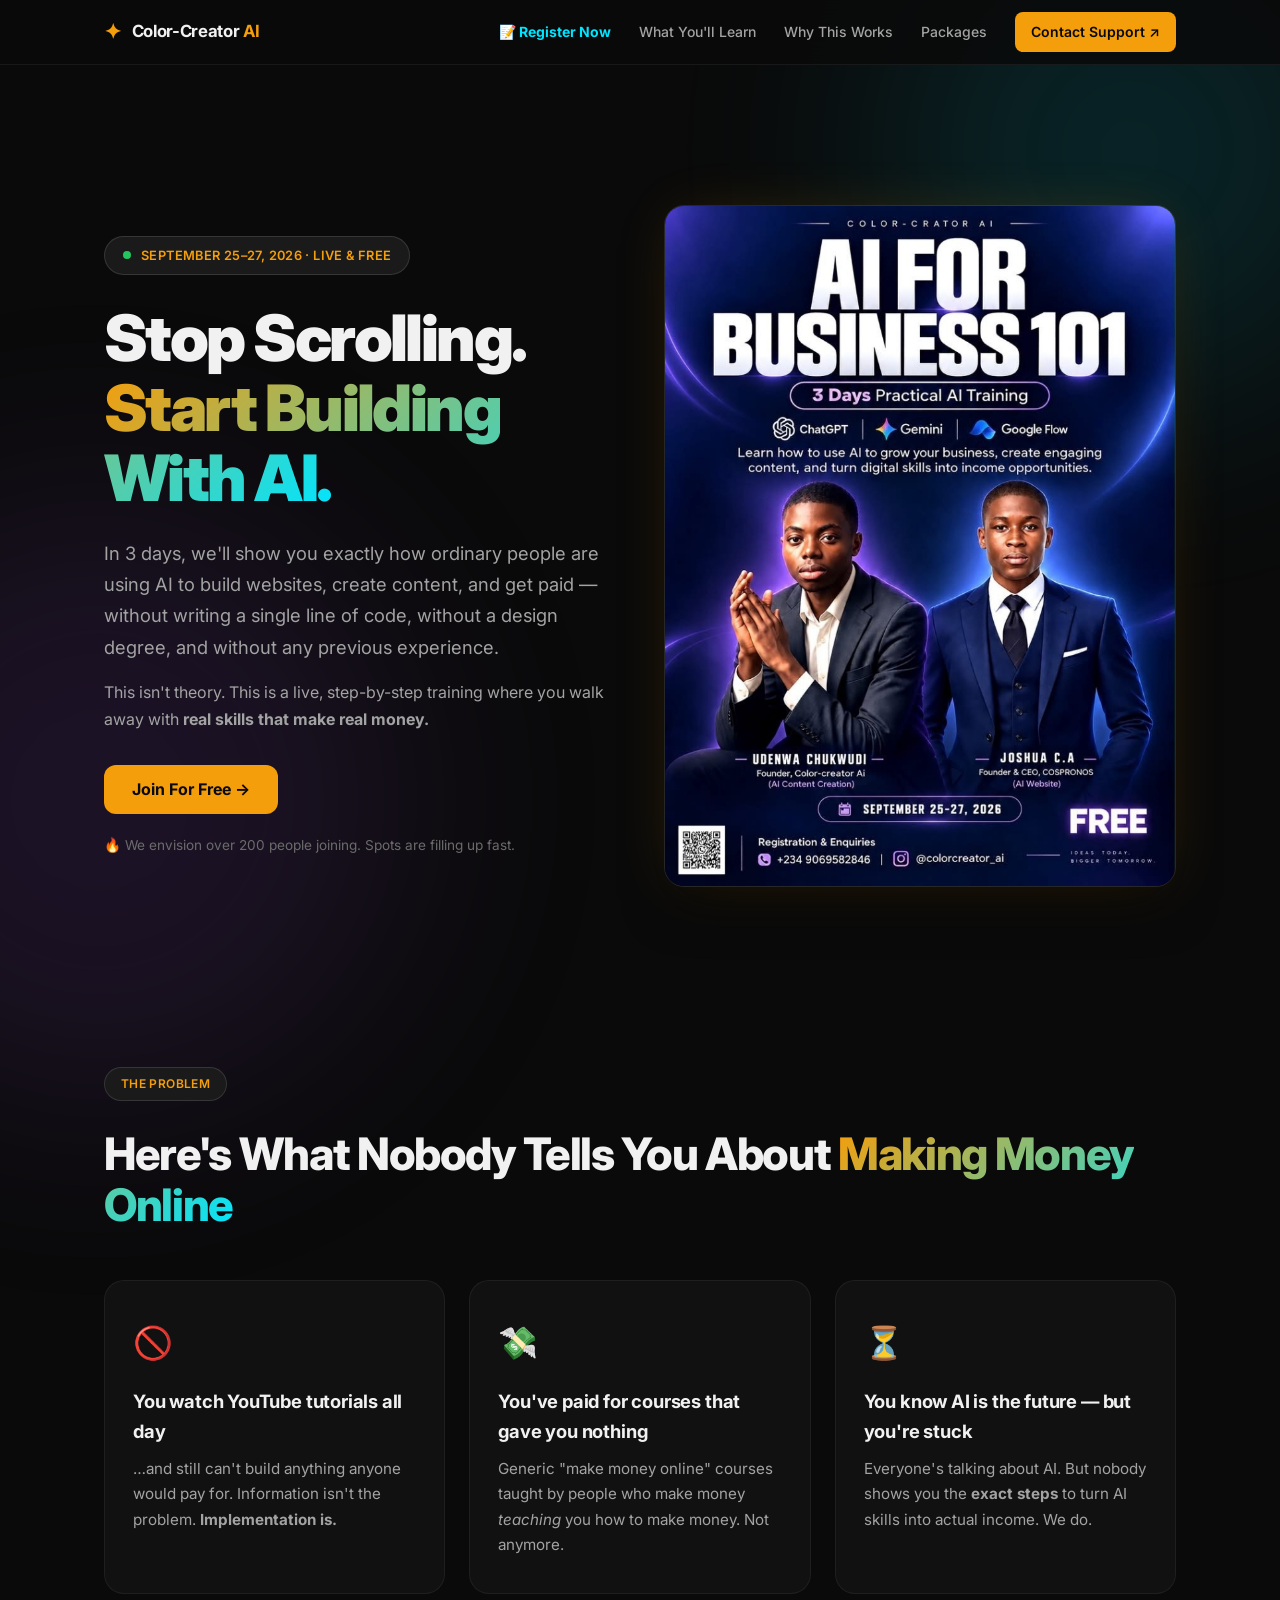
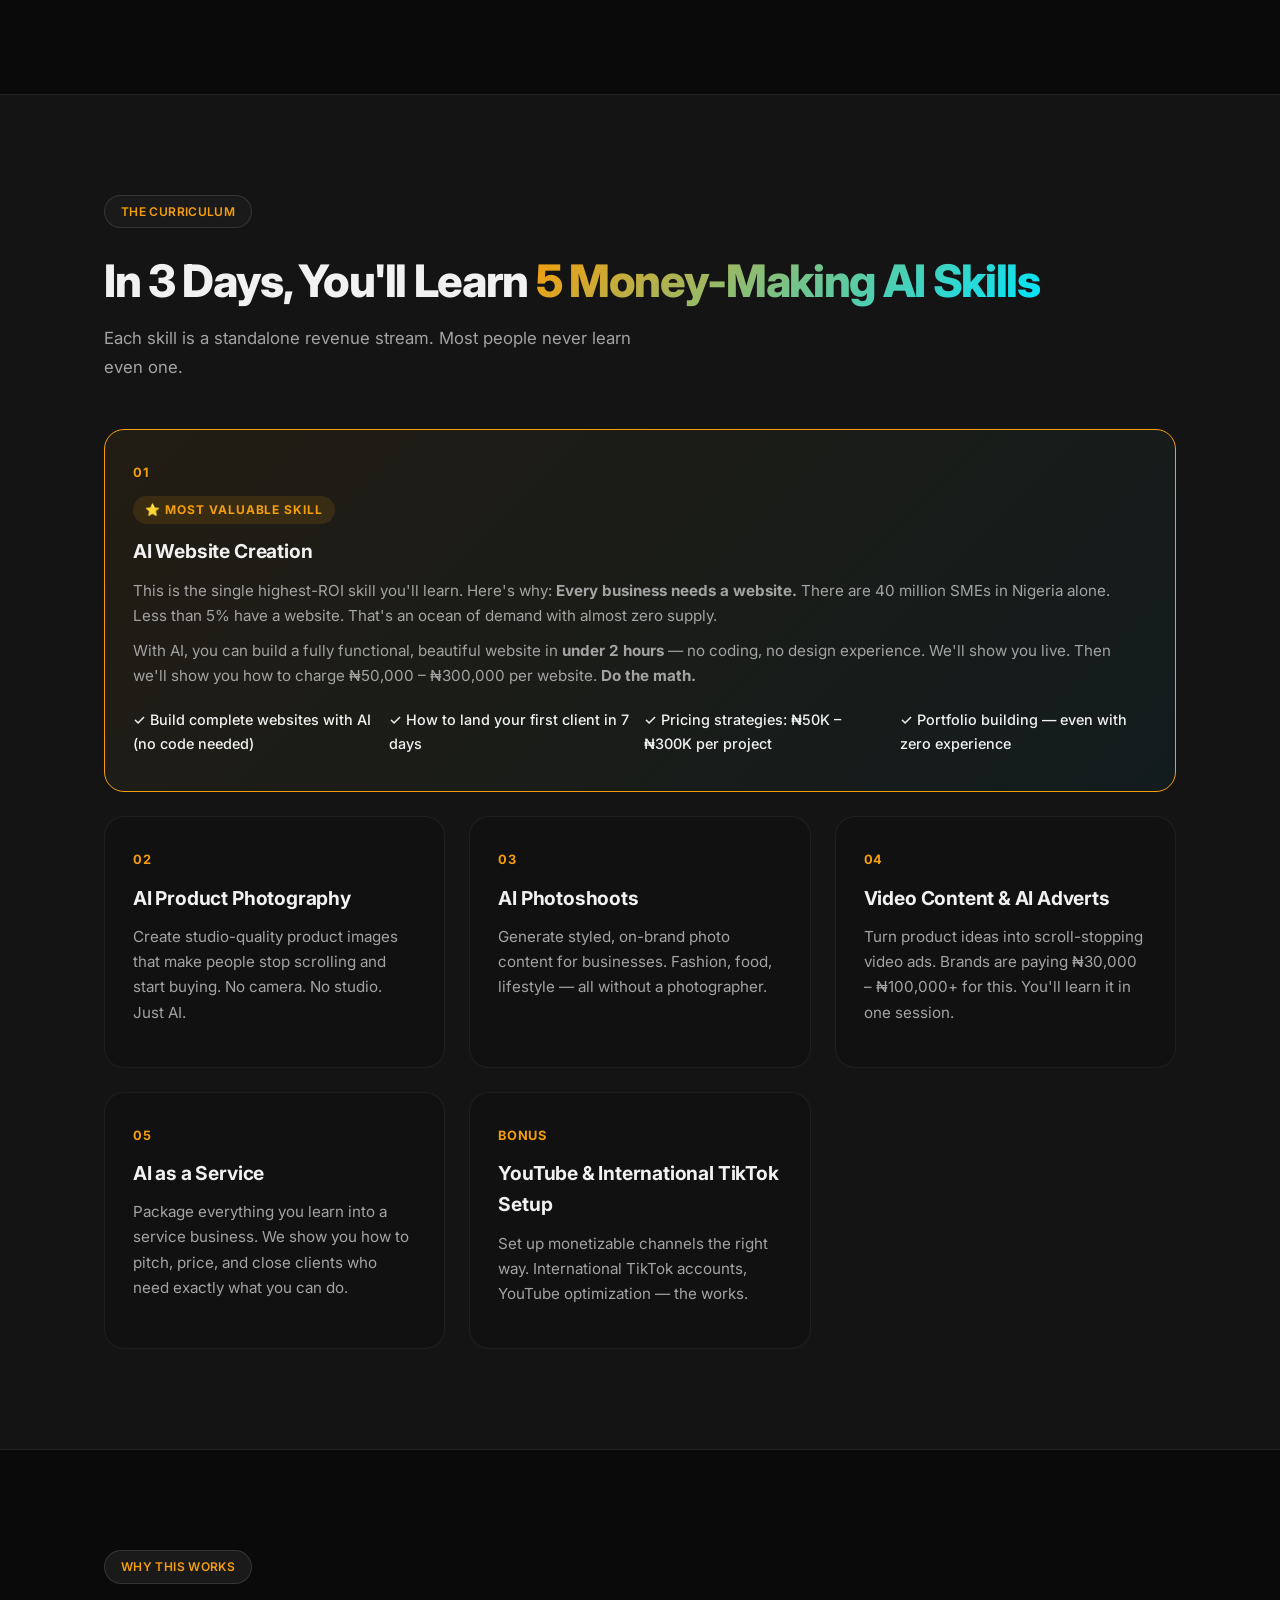
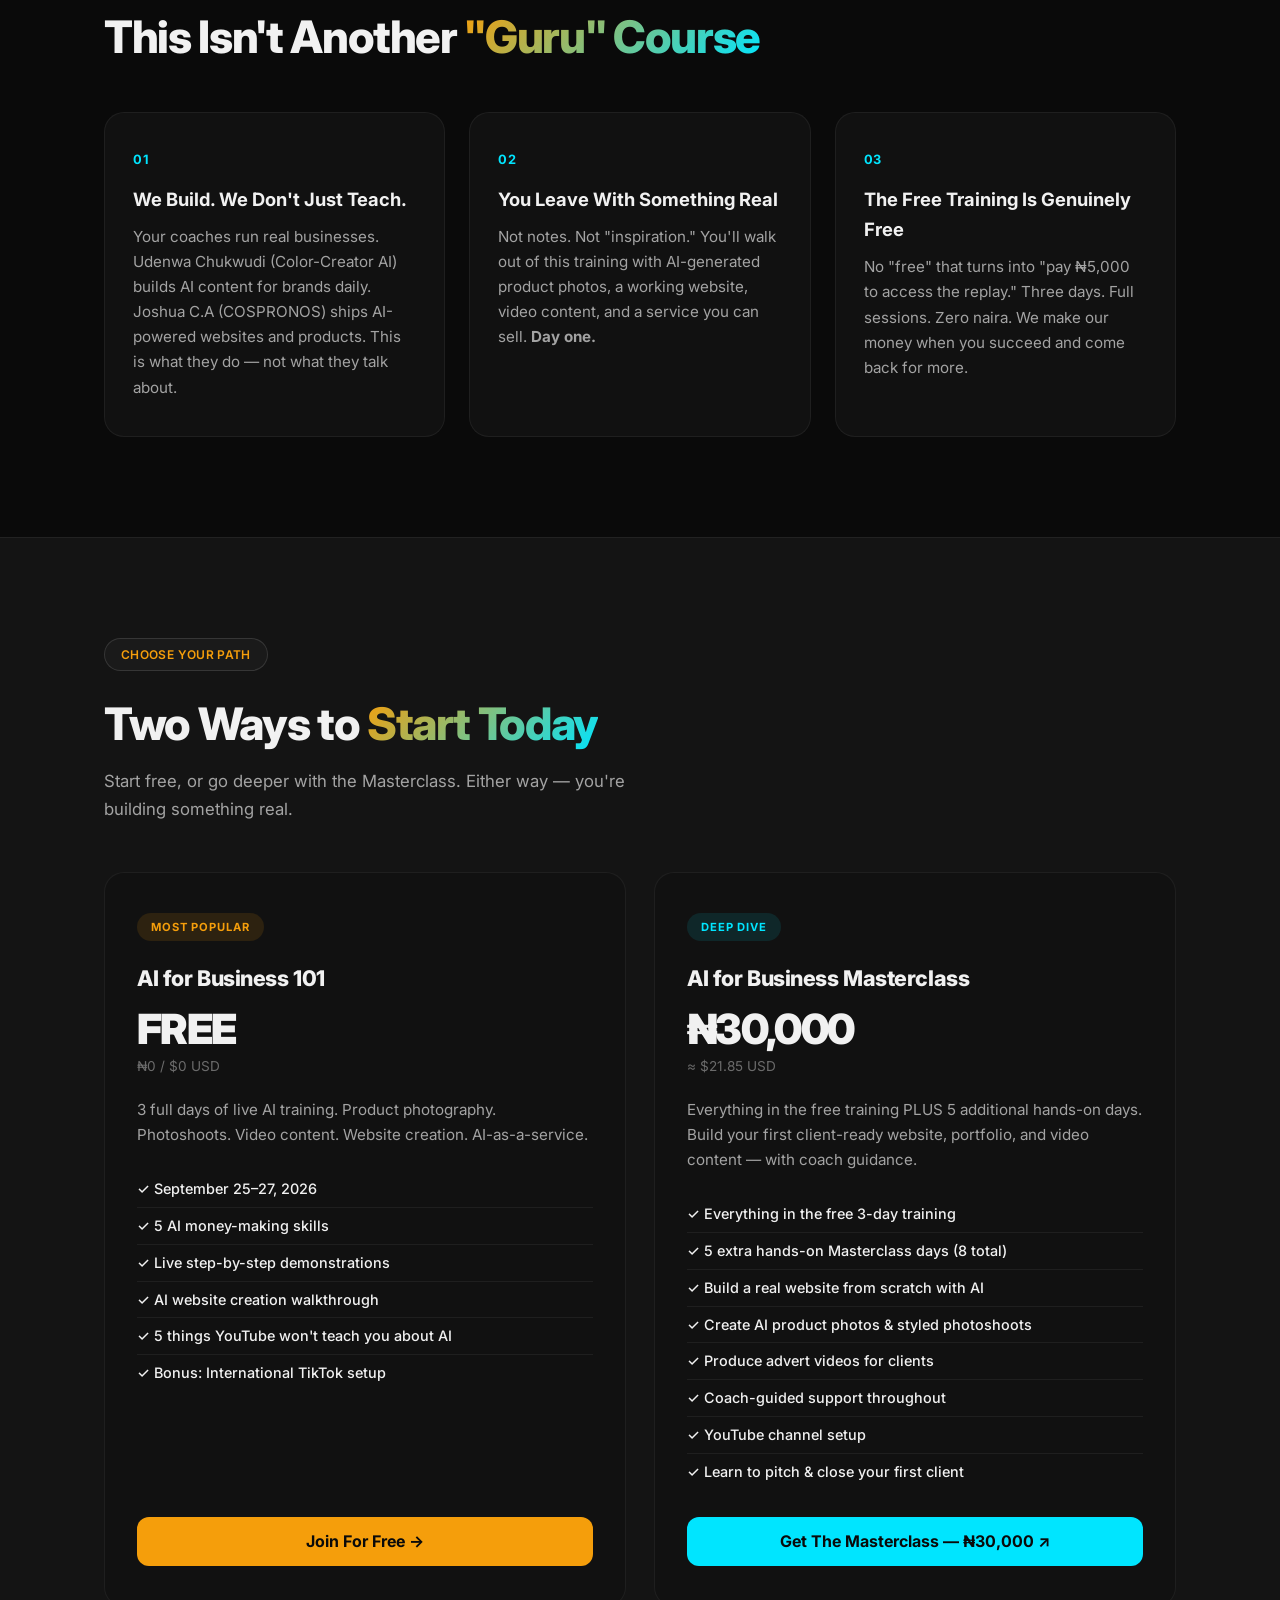
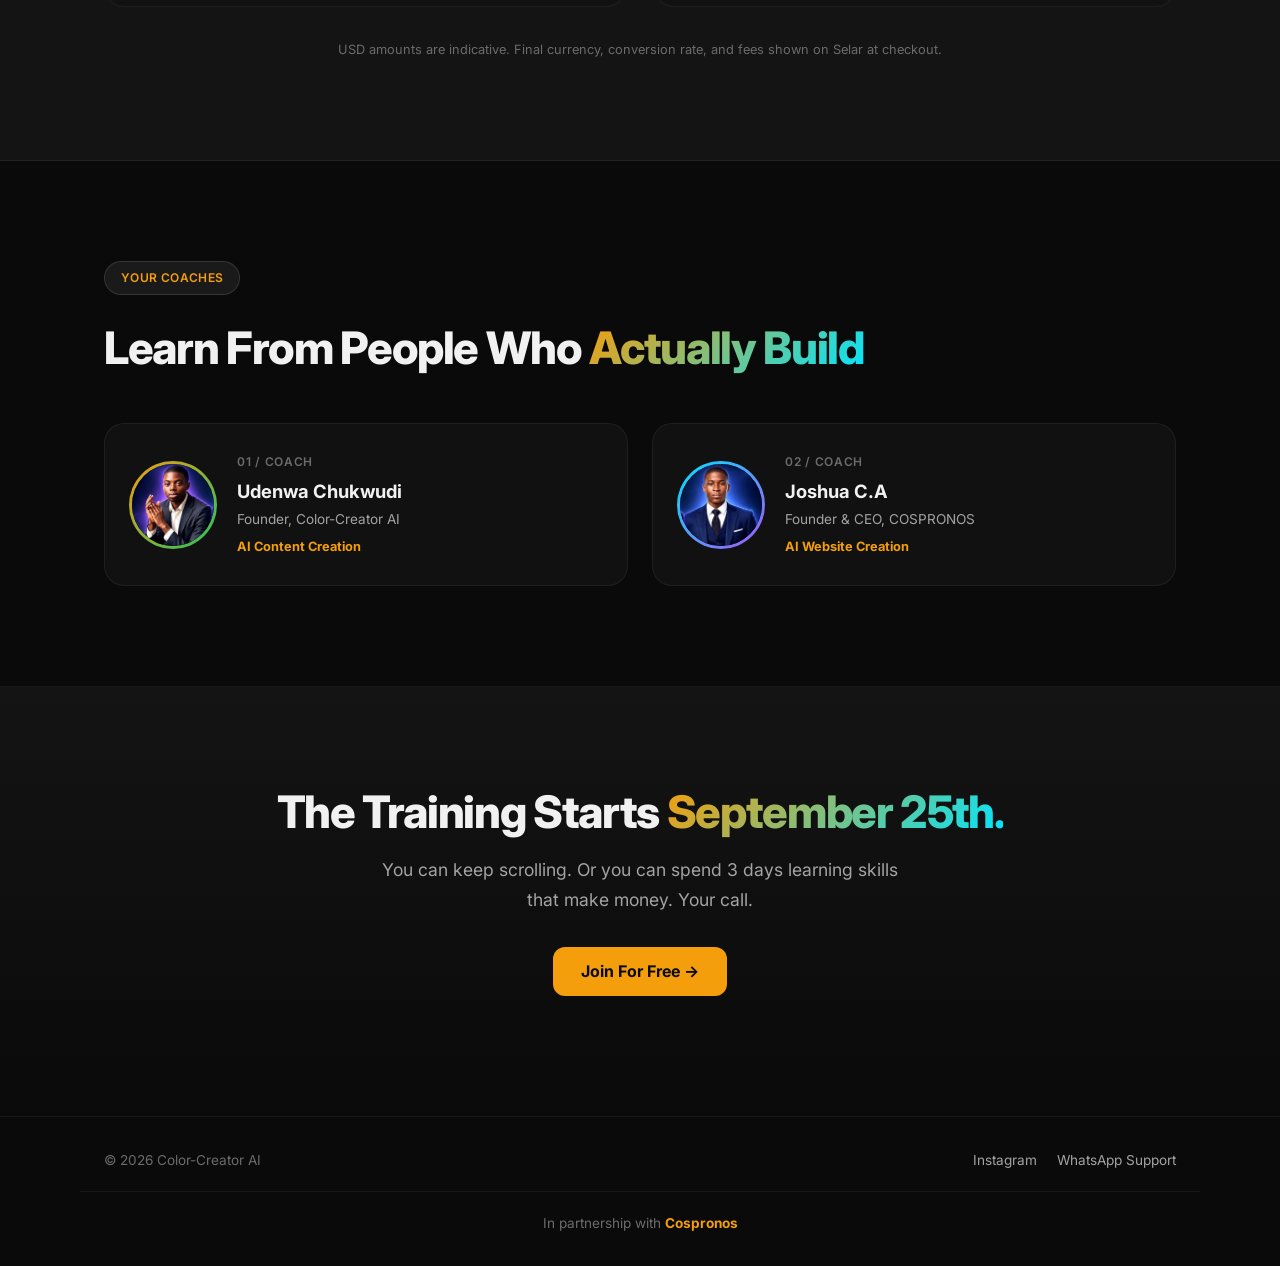
<file: index.html>
<!DOCTYPE html>
<html lang="en">
<head>
<meta charset="UTF-8" />
<meta name="viewport" content="width=device-width, initial-scale=1.0" />
<title>AI for Business 101 | Free Training by Color-Creator AI</title>
<meta name="description" content="Learn how ordinary people make money with AI. Free 3-day training, Sept 25–27 2026. AI websites, content creation & business services." />
<meta property="og:title" content="AI for Business 101 | Color-Creator AI" />
<meta property="og:description" content="Free training, hands-on Masterclass, and a 30 Days Challenge for building with AI." />
<meta property="og:type" content="website" />
<meta name="twitter:card" content="summary_large_image" />
<link rel="preconnect" href="https://fonts.googleapis.com" />
<link rel="preconnect" href="https://fonts.gstatic.com" crossorigin />
<link href="https://fonts.googleapis.com/css2?family=Inter:wght@400;500;600;700;800;900&display=swap" rel="stylesheet" />
<link rel="icon" type="image/png" href="favicon.png" />
<link rel="stylesheet" href="styles.css?v=1.0.6" />
</head>
<body>

<!-- Early-Bird Countdown Ticker Banner -->
<div id="countdown-banner" style="display:none;">
  <div class="countdown-banner-inner">
    <span>🔥 EARLY BIRD DISCOUNT ENDS IN:</span>
    <div class="ticker-units">
      <div class="unit-box"><span id="b-days" class="unit-num">00</span><span class="unit-lbl">d</span></div>
      <span class="ticker-colon">:</span>
      <div class="unit-box"><span id="b-hours" class="unit-num">00</span><span class="unit-lbl">h</span></div>
      <span class="ticker-colon">:</span>
      <div class="unit-box"><span id="b-mins" class="unit-num">00</span><span class="unit-lbl">m</span></div>
      <span class="ticker-colon">:</span>
      <div class="unit-box"><span id="b-secs" class="unit-num">00</span><span class="unit-lbl">s</span></div>
    </div>
    <span>&middot; Save ₦5,000 on Masterclass (Only 50 Early-Bird Spots!)</span>
  </div>
</div>

<!-- Ambient glow orbs -->
<div class="glow-orb glow-orb-cyan"></div>
<div class="glow-orb glow-orb-purple"></div>

<!-- Header -->
<header class="nav">
  <div class="nav-inner">
    <a class="brand" href="index.html" aria-label="Color-Creator AI home">
      <span class="brand-icon">✦</span>
      <span>Color-Creator <em>AI</em></span>
    </a>
    <nav class="nav-links" aria-label="Primary">
      <a href="registration.html" style="color:var(--cyan); font-weight:700;">📝 Register Now</a>
      <a href="#learn">What You'll Learn</a>
      <a href="#proof">Why This Works</a>
      <a href="#packages">Packages</a>
      <a href="https://wa.me/message/DXQXWAIMDA22P1" target="_blank" rel="noreferrer" class="nav-cta">Contact Support ↗</a>
    </nav>
    <button class="mobile-toggle" aria-label="Menu" aria-expanded="false">
      <span></span><span></span><span></span>
    </button>
  </div>
</header>

<!-- Mobile nav drawer -->
<div class="mobile-nav" id="mobileNav">
  <a href="registration.html" style="color:var(--cyan); font-weight:700; font-size:1.1rem;">📝 Register For Early Access →</a>
  <a href="#learn">What You'll Learn</a>
  <a href="#proof">Why This Works</a>
  <a href="#packages">Packages</a>
  <a href="https://wa.me/message/DXQXWAIMDA22P1" target="_blank" rel="noreferrer">Contact Support ↗</a>
</div>

<!-- Hero -->
<section class="hero" id="top">
  <div class="container hero-layout">
    <div class="hero-copy">
      <div class="pill-badge">
        <span class="pulse-dot"></span>
        September 25–27, 2026 &middot; Live & Free
      </div>
      <h1>Stop Scrolling.<br /><span class="gradient-text">Start Building With AI.</span></h1>
      <p class="hero-sub">In 3 days, we'll show you exactly how ordinary people are using AI to build websites, create content, and get paid — without writing a single line of code, without a design degree, and without any previous experience.</p>
      <p class="hero-note">This isn't theory. This is a live, step-by-step training where you walk away with <strong>real skills that make real money.</strong></p>
      <div class="hero-ctas">
        <a href="registration.html" class="btn btn-primary btn-glow">Join For Free →</a>
      </div>
      <p class="micro-proof">🔥 We envision over 200 people joining. Spots are filling up fast.</p>
    </div>
    <div class="hero-visual">
      <div class="hero-image-wrapper">
        <img src="flier.jpg" alt="AI for Business 101 — 3 Days Practical AI Training, September 25-27 2026, with Udenwa Chukwudi and Joshua C.A" width="480" height="600" loading="eager" />
      </div>
    </div>
  </div>
</section>

<!-- Problem / Agitation -->
<section class="section" id="problem">
  <div class="container">
    <div class="pill-badge pill-badge-sm">The Problem</div>
    <h2>Here's What Nobody Tells You About <span class="gradient-text">Making Money Online</span></h2>
    <div class="problem-grid">
      <div class="problem-card">
        <span class="problem-icon">🚫</span>
        <h3>You watch YouTube tutorials all day</h3>
        <p>…and still can't build anything anyone would pay for. Information isn't the problem. <strong>Implementation is.</strong></p>
      </div>
      <div class="problem-card">
        <span class="problem-icon">💸</span>
        <h3>You've paid for courses that gave you nothing</h3>
        <p>Generic "make money online" courses taught by people who make money <em>teaching</em> you how to make money. Not anymore.</p>
      </div>
      <div class="problem-card">
        <span class="problem-icon">⏳</span>
        <h3>You know AI is the future — but you're stuck</h3>
        <p>Everyone's talking about AI. But nobody shows you the <strong>exact steps</strong> to turn AI skills into actual income. We do.</p>
      </div>
    </div>
  </div>
</section>

<!-- What You'll Learn -->
<section class="section section-dark" id="learn">
  <div class="container">
    <div class="pill-badge pill-badge-sm">The Curriculum</div>
    <h2>In 3 Days, You'll Learn <span class="gradient-text">5 Money-Making AI Skills</span></h2>
    <p class="section-sub">Each skill is a standalone revenue stream. Most people never learn even one.</p>

    <div class="topic-grid">
      <article class="topic-card topic-card-featured">
        <span class="topic-num">01</span>
        <div class="topic-label">⭐ MOST VALUABLE SKILL</div>
        <h3>AI Website Creation</h3>
        <p>This is the single highest-ROI skill you'll learn. Here's why: <strong>Every business needs a website.</strong> There are 40 million SMEs in Nigeria alone. Less than 5% have a website. That's an ocean of demand with almost zero supply.</p>
        <p>With AI, you can build a fully functional, beautiful website in <strong>under 2 hours</strong> — no coding, no design experience. We'll show you live. Then we'll show you how to charge ₦50,000 – ₦300,000 per website. <strong>Do the math.</strong></p>
        <ul class="topic-list">
          <li>✓ Build complete websites with AI (no code needed)</li>
          <li>✓ How to land your first client in 7 days</li>
          <li>✓ Pricing strategies: ₦50K – ₦300K per project</li>
          <li>✓ Portfolio building — even with zero experience</li>
        </ul>
      </article>

      <article class="topic-card">
        <span class="topic-num">02</span>
        <h3>AI Product Photography</h3>
        <p>Create studio-quality product images that make people stop scrolling and start buying. No camera. No studio. Just AI.</p>
      </article>

      <article class="topic-card">
        <span class="topic-num">03</span>
        <h3>AI Photoshoots</h3>
        <p>Generate styled, on-brand photo content for businesses. Fashion, food, lifestyle — all without a photographer.</p>
      </article>

      <article class="topic-card">
        <span class="topic-num">04</span>
        <h3>Video Content & AI Adverts</h3>
        <p>Turn product ideas into scroll-stopping video ads. Brands are paying ₦30,000 – ₦100,000+ for this. You'll learn it in one session.</p>
      </article>

      <article class="topic-card">
        <span class="topic-num">05</span>
        <h3>AI as a Service</h3>
        <p>Package everything you learn into a service business. We show you how to pitch, price, and close clients who need exactly what you can do.</p>
      </article>

      <article class="topic-card">
        <span class="topic-num">BONUS</span>
        <h3>YouTube & International TikTok Setup</h3>
        <p>Set up monetizable channels the right way. International TikTok accounts, YouTube optimization — the works.</p>
      </article>
    </div>
  </div>
</section>

<!-- Social Proof / Why This Works -->
<section class="section" id="proof">
  <div class="container">
    <div class="pill-badge pill-badge-sm">Why This Works</div>
    <h2>This Isn't Another <span class="gradient-text">"Guru" Course</span></h2>
    <div class="proof-grid">
      <div class="proof-card">
        <div class="proof-num">01</div>
        <h3>We Build. We Don't Just Teach.</h3>
        <p>Your coaches run real businesses. Udenwa Chukwudi (Color-Creator AI) builds AI content for brands daily. Joshua C.A (COSPRONOS) ships AI-powered websites and products. This is what they do — not what they talk about.</p>
      </div>
      <div class="proof-card">
        <div class="proof-num">02</div>
        <h3>You Leave With Something Real</h3>
        <p>Not notes. Not "inspiration." You'll walk out of this training with AI-generated product photos, a working website, video content, and a service you can sell. <strong>Day one.</strong></p>
      </div>
      <div class="proof-card">
        <div class="proof-num">03</div>
        <h3>The Free Training Is Genuinely Free</h3>
        <p>No "free" that turns into "pay ₦5,000 to access the replay." Three days. Full sessions. Zero naira. We make our money when you succeed and come back for more.</p>
      </div>
    </div>
  </div>
</section>

<!-- Packages (condensed - just 2 CTAs) -->
<section class="section section-dark" id="packages">
  <div class="container">
    <div class="pill-badge pill-badge-sm">Choose Your Path</div>
    <h2>Two Ways to <span class="gradient-text">Start Today</span></h2>
    <p class="section-sub">Start free, or go deeper with the Masterclass. Either way — you're building something real.</p>

    <div class="package-grid">
      <article class="package-card package-free">
        <div class="package-tag">MOST POPULAR</div>
        <h3>AI for Business 101</h3>
        <div class="package-price">FREE</div>
        <p class="package-price-sub">₦0 / $0 USD</p>
        <p class="package-desc">3 full days of live AI training. Product photography. Photoshoots. Video content. Website creation. AI-as-a-service.</p>
        <ul class="package-list">
          <li>✓ September 25–27, 2026</li>
          <li>✓ 5 AI money-making skills</li>
          <li>✓ Live step-by-step demonstrations</li>
          <li>✓ AI website creation walkthrough</li>
          <li>✓ 5 things YouTube won't teach you about AI</li>
          <li>✓ Bonus: International TikTok setup</li>
        </ul>
        <a href="registration.html" class="btn btn-primary btn-glow btn-full">Join For Free →</a>
      </article>

      <article class="package-card package-paid">
        <div class="package-tag tag-blue">DEEP DIVE</div>
        <h3>AI for Business Masterclass</h3>
        <div class="package-price price-masterclass">₦30,000</div>
        <p class="package-price-sub price-sub-masterclass">≈ $21.85 USD</p>

        <div class="card-countdown-box">
          <div class="card-countdown-header">
            <span class="pulse-dot red"></span>
            <span class="card-countdown-title">⚡ EARLY-BIRD DISCOUNT ENDS IN:</span>
          </div>
          <div class="card-ticker-units">
            <div class="card-unit-box"><span class="c-days card-unit-num">00</span><span class="card-unit-lbl">d</span></div>
            <span class="ticker-colon">:</span>
            <div class="card-unit-box"><span class="c-hours card-unit-num">00</span><span class="card-unit-lbl">h</span></div>
            <span class="ticker-colon">:</span>
            <div class="card-unit-box"><span class="c-mins card-unit-num">00</span><span class="card-unit-lbl">m</span></div>
            <span class="ticker-colon">:</span>
            <div class="card-unit-box"><span class="c-secs card-unit-num">00</span><span class="card-unit-lbl">s</span></div>
          </div>
        </div>

        <p class="package-desc">Everything in the free training PLUS 5 additional hands-on days. Build your first client-ready website, portfolio, and video content — with coach guidance.</p>
        <ul class="package-list">
          <li>✓ Everything in the free 3-day training</li>
          <li>✓ 5 extra hands-on Masterclass days (8 total)</li>
          <li>✓ Build a real website from scratch with AI</li>
          <li>✓ Create AI product photos & styled photoshoots</li>
          <li>✓ Produce advert videos for clients</li>
          <li>✓ Coach-guided support throughout</li>
          <li>✓ YouTube channel setup</li>
          <li>✓ Learn to pitch & close your first client</li>
        </ul>
        <a href="https://selar.com/3i489f7990" target="_blank" rel="noreferrer" class="btn btn-cyan btn-full btn-masterclass-cta">Get The Masterclass — ₦30,000 ↗</a>
      </article>
    </div>

    <p class="conversion-note">USD amounts are indicative. Final currency, conversion rate, and fees shown on Selar at checkout.</p>
  </div>
</section>

<!-- Coaches -->
<section class="section" id="coaches">
  <div class="container">
    <div class="pill-badge pill-badge-sm">Your Coaches</div>
    <h2>Learn From People Who <span class="gradient-text">Actually Build</span></h2>
    <div class="coach-grid">
      <article class="coach-card">
        <img src="chukwudi.png" alt="Udenwa Chukwudi — Founder, Color-Creator AI" class="coach-photo" width="120" height="120" loading="lazy" />
        <div class="coach-info">
          <span class="coach-label">01 / Coach</span>
          <h3>Udenwa Chukwudi</h3>
          <p class="coach-role">Founder, Color-Creator AI</p>
          <p class="coach-skill">AI Content Creation</p>
        </div>
      </article>
      <article class="coach-card">
        <img src="joshua.png" alt="Joshua C.A — Founder & CEO, COSPRONOS" class="coach-photo coach-photo-blue" width="120" height="120" loading="lazy" />
        <div class="coach-info">
          <span class="coach-label">02 / Coach</span>
          <h3>Joshua C.A</h3>
          <p class="coach-role">Founder & CEO, COSPRONOS</p>
          <p class="coach-skill">AI Website Creation</p>
        </div>
      </article>
    </div>
  </div>
</section>

<!-- Final CTA -->
<section class="section section-cta">
  <div class="container">
    <h2>The Training Starts <span class="gradient-text">September 25th.</span></h2>
    <p>You can keep scrolling. Or you can spend 3 days learning skills that make money. Your call.</p>
    <div class="hero-ctas">
      <a href="registration.html" class="btn btn-primary btn-glow">Join For Free →</a>
    </div>
  </div>
</section>

<!-- Footer -->
<footer class="footer">
  <div class="container footer-inner">
    <p>© 2026 Color-Creator AI</p>
    <div class="footer-links">
      <a href="https://www.instagram.com/colorcreator_ai/" target="_blank" rel="noreferrer">Instagram</a>
      <a href="https://wa.me/message/DXQXWAIMDA22P1" target="_blank" rel="noreferrer">WhatsApp Support</a>
    </div>
  </div>
  <div class="container footer-partnership">
    <p>In partnership with <a href="https://shop.cospronos.com" target="_blank" rel="noreferrer" class="partner-link">Cospronos</a></p>
  </div>
</footer>

<!-- Early Access Registration Popup Modal -->
<div id="discount-modal" class="discount-modal">
  <div class="modal-card">
    <button class="modal-close" style="position:absolute; top:14px; right:14px;" aria-label="Close popup">&times;</button>
    <div class="modal-badge">🔥 EARLY ACCESS REGISTRATION</div>
    <h3>Register Now For Early Access!</h3>
    <p>Secure your free spot for <strong>AI for Business 101 (Sept 25–27, 2026)</strong>. Learn to build AI websites, product photography, & video ads before limited spots fill up!</p>
    <div class="modal-timer-box">
      <div class="modal-timer-title">Early Access Registration Closes In:</div>
      <div class="ticker-units" style="display:inline-flex; flex-direction:row; align-items:center; justify-content:center; gap:4px;">
        <div class="unit-box" style="display:inline-flex; flex-direction:row; align-items:baseline; gap:2px;"><span id="m-hours" class="unit-num">00</span><span class="unit-lbl">hrs</span></div>
        <span class="ticker-colon" style="display:inline-block; margin:0 1px;">:</span>
        <div class="unit-box" style="display:inline-flex; flex-direction:row; align-items:baseline; gap:2px;"><span id="m-mins" class="unit-num">00</span><span class="unit-lbl">mins</span></div>
        <span class="ticker-colon" style="display:inline-block; margin:0 1px;">:</span>
        <div class="unit-box" style="display:inline-flex; flex-direction:row; align-items:baseline; gap:2px;"><span id="m-secs" class="unit-num">00</span><span class="unit-lbl">secs</span></div>
      </div>
    </div>
    <a href="registration.html" class="btn btn-primary btn-full btn-glow btn-registration-modal-cta">
      Register Now For Early Access →
    </a>
  </div>
</div>

<script src="hurry.js?v=1.0.6"></script>
<script>
// Mobile nav toggle
const toggle = document.querySelector('.mobile-toggle');
const mobileNav = document.getElementById('mobileNav');
toggle.addEventListener('click', () => {
  const open = toggle.getAttribute('aria-expanded') === 'true';
  toggle.setAttribute('aria-expanded', !open);
  mobileNav.classList.toggle('is-open');
});

// Close mobile nav on link click
mobileNav.querySelectorAll('a').forEach(a => {
  a.addEventListener('click', () => {
    toggle.setAttribute('aria-expanded', 'false');
    mobileNav.classList.remove('is-open');
  });
});

// Smooth scroll
document.querySelectorAll('a[href^="#"]').forEach(a => {
  a.addEventListener('click', e => {
    const target = document.querySelector(a.getAttribute('href'));
    if (target) {
      e.preventDefault();
      target.scrollIntoView({ behavior: 'smooth', block: 'start' });
    }
  });
});

// Scroll animations
const observer = new IntersectionObserver((entries) => {
  entries.forEach(entry => {
    if (entry.isIntersecting) {
      entry.target.classList.add('in-view');
    }
  });
}, { threshold: 0.1 });

document.querySelectorAll('.topic-card, .problem-card, .proof-card, .package-card, .coach-card').forEach(el => {
  observer.observe(el);
});
</script>

</body>
</html>
</file>
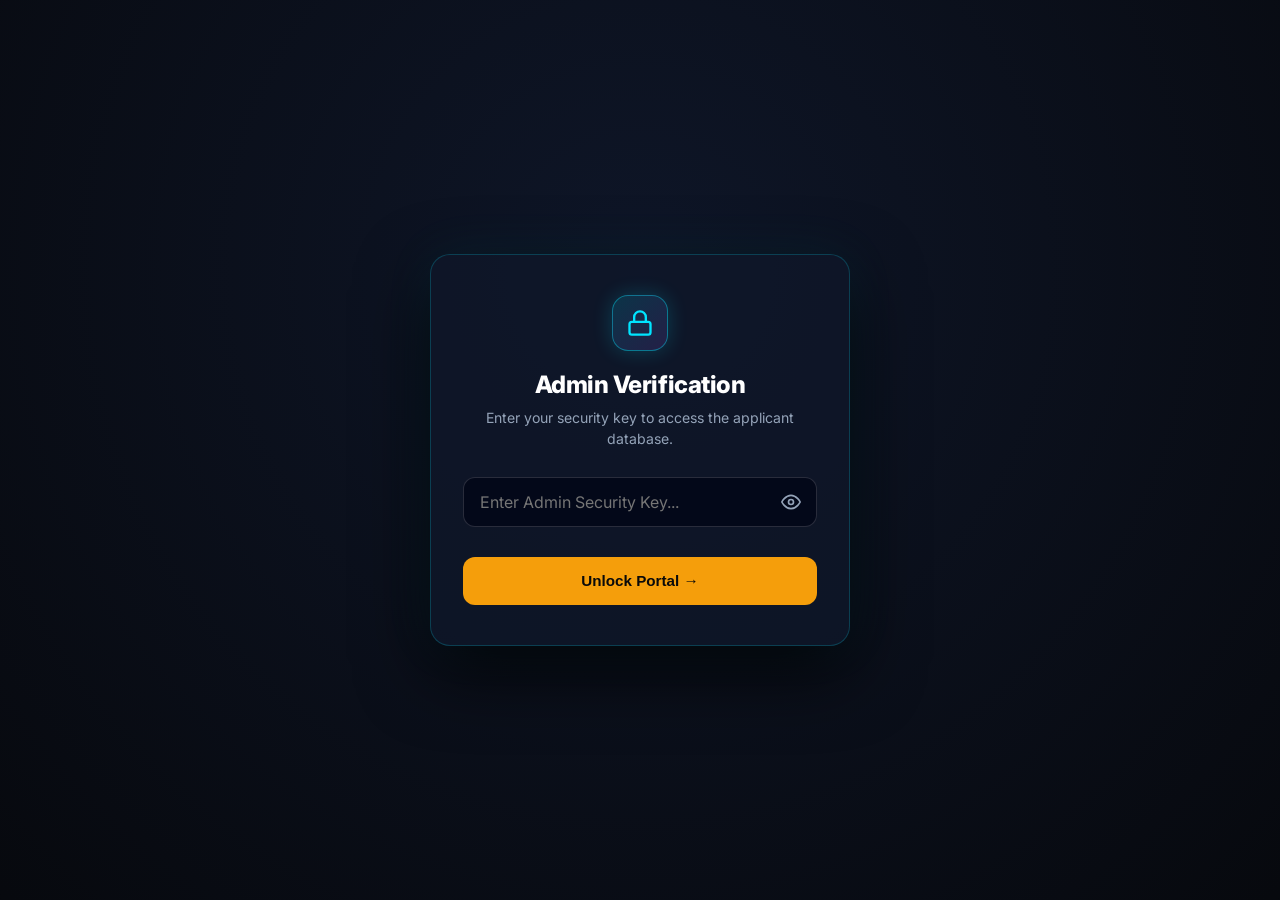
<file: admin.html>
<!DOCTYPE html>
<html lang="en">
<head>
<meta charset="UTF-8" />
<meta name="viewport" content="width=device-width, initial-scale=1.0, maximum-scale=5.0, viewport-fit=cover" />
<title>Executive Admin Dashboard | AI for Business 101</title>
<meta name="robots" content="noindex, nofollow" />
<link rel="preconnect" href="https://fonts.googleapis.com" />
<link rel="preconnect" href="https://fonts.gstatic.com" crossorigin />
<link href="https://fonts.googleapis.com/css2?family=Inter:wght@400;500;600;700;800;900&family=JetBrains+Mono:wght@500;700&display=swap" rel="stylesheet" />
<link rel="icon" type="image/png" href="favicon.png" />
<link rel="stylesheet" href="styles.css?v=1.0.9" />
</head>
<body class="admin-body">

<!-- Passcode Authentication Lock Screen Overlay -->
<div id="auth-overlay" class="auth-overlay">
  <div class="auth-card">
    <div class="auth-shield-badge">
      <svg width="28" height="28" viewBox="0 0 24 24" fill="none" stroke="currentColor" stroke-width="2" stroke-linecap="round" stroke-linejoin="round">
        <rect x="3" y="11" width="18" height="11" rx="2" ry="2"></rect>
        <path d="M7 11V7a5 5 0 0 1 10 0v4"></path>
      </svg>
    </div>
    
    <h2>Admin Verification</h2>
    <p class="auth-subtitle">Enter your security key to access the applicant database.</p>
    
    <form id="auth-form" onsubmit="handleAuth(event)">
      <div class="form-group password-group">
        <label for="admin-passcode" class="sr-only">Security Passcode</label>
        <div class="password-input-wrapper">
          <input 
            type="password" 
            id="admin-passcode" 
            placeholder="Enter Admin Security Key..." 
            required 
            autocomplete="current-password"
            inputmode="text"
          />
          <button type="button" class="toggle-pass-btn" onclick="togglePasswordVisibility()" aria-label="Toggle password view">
            <svg id="eye-icon" width="20" height="20" viewBox="0 0 24 24" fill="none" stroke="currentColor" stroke-width="2">
              <path d="M1 12s4-8 11-8 11 8 11 8-4 8-11 8-11-8-11-8z"></path>
              <circle cx="12" cy="12" r="3"></circle>
            </svg>
          </button>
        </div>
        <span id="auth-error" class="auth-error-msg" style="display:none;">
          ⚠️ Access Denied. Invalid passcode.
        </span>
      </div>

      <button type="submit" class="btn btn-primary btn-full btn-glow auth-submit-btn">
        <span>Unlock Portal →</span>
      </button>
    </form>
  </div>
</div>

<!-- Main Admin Application -->
<div id="admin-app" style="display: none;">

  <!-- Executive Top Bar Header -->
  <header class="admin-topbar">
    <div class="container topbar-inner">
      <div class="topbar-brand">
        <a href="index.html" class="brand-link">
          <span class="brand-sparkle">✦</span>
          <span class="brand-name">Color-Creator <span class="accent-text">AI</span></span>
        </a>
        <span class="system-status-pill" id="cloud-sync-status">
          <span class="status-pulse-dot"></span> REALTIME CLOUD SYNC ACTIVE
        </span>
      </div>

      <div class="topbar-right">
        <button onclick="fetchCloudData()" class="topbar-action-link" title="Force Cloud Sync">
          <span>🔄 Sync Cloud DB</span>
        </button>
        <a href="registration.html" target="_blank" class="topbar-action-link">
          <span>Live Form ↗</span>
        </a>
        <button onclick="lockDashboard()" class="topbar-lock-btn">
          <span>🔒 Lock</span>
        </button>
      </div>
    </div>
  </header>

  <!-- Main Content Dashboard Area -->
  <main class="admin-main-wrapper">
    <div class="container">
      
      <!-- Dashboard Header Banner -->
      <div class="dashboard-header">
        <div class="header-titles">
          <h1>Registered Applicants <span class="gradient-text">Hub</span></h1>
          <p>Real-time global applicant tracking, cloud exports, and instant messaging.</p>
        </div>
        
        <!-- Global Action & Export Buttons -->
        <div class="header-export-actions">
          <button onclick="exportCSV()" class="export-btn export-btn-excel" title="Download Excel .CSV file">
            <svg width="18" height="18" viewBox="0 0 24 24" fill="none" stroke="currentColor" stroke-width="2"><path d="M14 2H6a2 2 0 0 0-2 2v16a2 2 0 0 0 2 2h12a2 2 0 0 0 2-2V8z"></path><polyline points="14 2 14 8 20 8"></polyline><line x1="8" y1="13" x2="16" y2="13"></line><line x1="8" y1="17" x2="16" y2="17"></line></svg>
            <span>Excel / CSV</span>
          </button>

          <button onclick="exportWord()" class="export-btn export-btn-word" title="Download Word .DOC file">
            <svg width="18" height="18" viewBox="0 0 24 24" fill="none" stroke="currentColor" stroke-width="2"><path d="M14 2H6a2 2 0 0 0-2 2v16a2 2 0 0 0 2 2h12a2 2 0 0 0 2-2V8z"></path><polyline points="14 2 14 8 20 8"></polyline><line x1="16" y1="13" x2="8" y2="13"></line><line x1="16" y1="17" x2="8" y2="17"></line></svg>
            <span>Word Document</span>
          </button>

          <button onclick="exportPDF()" class="export-btn export-btn-pdf" title="Generate PDF Document">
            <svg width="18" height="18" viewBox="0 0 24 24" fill="none" stroke="currentColor" stroke-width="2"><polyline points="6 9 6 2 18 2 18 9"></polyline><path d="M6 18H4a2 2 0 0 1-2-2v-5a2 2 0 0 1 2-2h16a2 2 0 0 1 2 2v5a2 2 0 0 1-2 2h-2"></path><rect x="6" y="14" width="12" height="8"></rect></svg>
            <span>Print PDF</span>
          </button>
        </div>
      </div>

      <!-- KPI Summary Cards Grid -->
      <div class="kpi-grid">
        <div class="kpi-card kpi-total">
          <div class="kpi-icon-box">👥</div>
          <div class="kpi-info">
            <span class="kpi-title">Total Registrations</span>
            <span class="kpi-number" id="stat-total">0</span>
            <span class="kpi-subtext">Global cloud count</span>
          </div>
        </div>

        <div class="kpi-card kpi-interest">
          <div class="kpi-icon-box">🌐</div>
          <div class="kpi-info">
            <span class="kpi-title">Top Requested Skill</span>
            <span class="kpi-number kpi-number-sm" id="stat-top-interest">—</span>
            <span class="kpi-subtext">Highest interest stream</span>
          </div>
        </div>

        <div class="kpi-card kpi-today">
          <div class="kpi-icon-box">⚡</div>
          <div class="kpi-info">
            <span class="kpi-title">Today's Signups</span>
            <span class="kpi-number" id="stat-today">0</span>
            <span class="kpi-subtext">Live today worldwide</span>
          </div>
        </div>

        <div class="kpi-card kpi-whatsapp">
          <div class="kpi-icon-box">💬</div>
          <div class="kpi-info">
            <span class="kpi-title">WhatsApp Verified</span>
            <span class="kpi-number" id="stat-whatsapp">0</span>
            <span class="kpi-subtext">Direct chat ready</span>
          </div>
        </div>
      </div>

      <!-- Search & Data Control Toolbar -->
      <div class="data-toolbar">
        <div class="search-input-group">
          <svg class="search-svg" width="18" height="18" viewBox="0 0 24 24" fill="none" stroke="currentColor" stroke-width="2"><circle cx="11" cy="11" r="8"></circle><line x1="21" y1="21" x2="16.65" y2="16.65"></line></svg>
          <input 
            type="text" 
            id="search-input" 
            onkeyup="filterData()" 
            placeholder="Search by name, email, phone number, or ID..." 
          />
        </div>

        <div class="filter-controls">
          <select id="filter-interest" onchange="filterData()" aria-label="Filter by Interest">
            <option value="">All Areas of Interest</option>
            <option value="AI Website Creation">AI Website Creation</option>
            <option value="AI Product Photography">AI Product Photography</option>
            <option value="AI Video Ads & Content">AI Video Ads & Content</option>
            <option value="AI-as-a-Service Monetization">AI-as-a-Service</option>
            <option value="YouTube & TikTok Automation">YouTube & TikTok</option>
          </select>

          <select id="filter-occupation" onchange="filterData()" aria-label="Filter by Role">
            <option value="">All Roles</option>
            <option value="Small Business Owner">Small Business Owner</option>
            <option value="Content Creator / Freelancer">Creator / Freelancer</option>
            <option value="Student / Graduate">Student / Graduate</option>
            <option value="Corporate / Employee">Corporate Employee</option>
            <option value="Agency Owner / Marketer">Agency Owner</option>
          </select>

          <button onclick="resetFilters()" class="reset-filter-btn">
            Reset Filters
          </button>
        </div>
      </div>

      <!-- Applicant Data Table Card -->
      <div class="table-card">
        <div class="table-responsive">
          <table class="executive-table">
            <thead>
              <tr>
                <th style="width: 50px;">#</th>
                <th>Applicant</th>
                <th>Contact Info</th>
                <th>Primary Interest</th>
                <th>Role & Goal</th>
                <th>Experience</th>
                <th style="text-align: right;">Quick Actions</th>
              </tr>
            </thead>
            <tbody id="table-body">
              <!-- Dynamically populated via JS -->
            </tbody>
          </table>

          <div id="no-results" class="empty-state-box" style="display: none;">
            <div class="empty-state-icon">📡</div>
            <h3>No Real Signups Yet</h3>
            <p id="empty-state-desc">Waiting for live registrations from applicants around the world...</p>
          </div>
        </div>

        <div class="table-footer-bar">
          <span id="record-count-text">Showing 0 registered records</span>
          <span class="footer-secure-tag">🔒 Real-Time Cloud Engine Active</span>
        </div>
      </div>

    </div>
  </main>
</div>

<script>
const DB_KEY = 'ai_business_registrations';
const PASSCODE = 'admin123';
const GITHUB_REPO = 'cospronos-officials/AI-FOR-BUSINESS-101';
const GITHUB_PATH = 'data/registrations.json';
const GITHUB_TOKEN = ['ghp_', 'ckAeHsxd4H5ks6WtujNK9Zed5UbwXC1Q2CFH'].join('');

// Password Visibility Toggle
function togglePasswordVisibility() {
  const passInput = document.getElementById('admin-passcode');
  if (passInput.type === 'password') {
    passInput.type = 'text';
  } else {
    passInput.type = 'password';
  }
}

// Authentication
function checkAuth() {
  if (sessionStorage.getItem('adminAuth') === 'true') {
    document.getElementById('auth-overlay').style.display = 'none';
    document.getElementById('admin-app').style.display = 'block';
    renderDashboard();
  } else {
    document.getElementById('auth-overlay').style.display = 'flex';
    document.getElementById('admin-app').style.display = 'none';
  }
}

function handleAuth(e) {
  e.preventDefault();
  const input = document.getElementById('admin-passcode').value.trim();
  if (input === PASSCODE || input === 'colorcreator2026') {
    sessionStorage.setItem('adminAuth', 'true');
    document.getElementById('auth-error').style.display = 'none';
    checkAuth();
  } else {
    document.getElementById('auth-error').style.display = 'block';
  }
}

function lockDashboard() {
  sessionStorage.removeItem('adminAuth');
  checkAuth();
}

// Real-Time Cloud Data Fetching (Zero Demo Data!)
let currentData = [];
let pollingTimer = null;

async function fetchCloudData() {
  const statusPill = document.getElementById('cloud-sync-status');
  if (statusPill) {
    statusPill.innerHTML = '<span class="status-pulse-dot"></span> SYNCING CLOUD DB...';
  }

  let cloudApplicants = null;

  // 1. Fetch from GitHub Contents API
  try {
    const githubUrl = `https://api.github.com/repos/${GITHUB_REPO}/contents/${GITHUB_PATH}`;
    const headers = {
      'Authorization': `Bearer ${GITHUB_TOKEN}`,
      'Accept': 'application/vnd.github+json',
      'User-Agent': 'ColorCreatorAI'
    };
    const ghRes = await fetch(githubUrl, { headers, cache: 'no-store' });
    if (ghRes.ok) {
      const fileData = await ghRes.json();
      const jsonText = atob(fileData.content.replace(/\s/g, ''));
      cloudApplicants = JSON.parse(jsonText);
    }
  } catch (e) {}

  // 2. Fetch from Raw GitHub URL with cache buster fallback
  if (!cloudApplicants) {
    try {
      const rawUrl = `https://raw.githubusercontent.com/${GITHUB_REPO}/main/${GITHUB_PATH}?cb=${Date.now()}`;
      const rawRes = await fetch(rawUrl, { cache: 'no-store' });
      if (rawRes.ok) {
        cloudApplicants = await rawRes.json();
      }
    } catch (e) {}
  }

  // 3. Fetch from Vercel Serverless API fallback
  if (!cloudApplicants) {
    try {
      const apiRes = await fetch('/api/registrations?cb=' + Date.now(), { cache: 'no-store' });
      if (apiRes.ok) {
        cloudApplicants = await apiRes.json();
      }
    } catch (e) {}
  }

  if (!cloudApplicants) cloudApplicants = [];

  // PURGE DEMO DATA COMPLETELY
  cloudApplicants = cloudApplicants.filter(item => 
    item && 
    item.fullName !== 'Chukwuemeka Okonkwo' && 
    item.fullName !== 'Amina Bello' && 
    item.fullName !== 'David Adebayo'
  );

  // Merge local device storage if any
  try {
    const local = JSON.parse(localStorage.getItem(DB_KEY) || '[]').filter(item => 
      item && item.fullName !== 'Chukwuemeka Okonkwo' && item.fullName !== 'Amina Bello' && item.fullName !== 'David Adebayo'
    );

    local.forEach(locItem => {
      if (!cloudApplicants.some(c => c.id === locItem.id || (c.email === locItem.email && c.fullName === locItem.fullName))) {
        cloudApplicants.unshift(locItem);
      }
    });
  } catch (e) {}

  currentData = cloudApplicants;
  localStorage.setItem(DB_KEY, JSON.stringify(currentData));

  updateStats(currentData);
  renderTable(currentData);

  if (statusPill) {
    statusPill.innerHTML = '<span class="status-pulse-dot"></span> REALTIME CLOUD SYNC ACTIVE';
  }
}

function renderDashboard() {
  fetchCloudData();

  // Poll for new live signups every 5 seconds
  if (!pollingTimer) {
    pollingTimer = setInterval(fetchCloudData, 5000);
  }
}

function updateStats(data) {
  document.getElementById('stat-total').textContent = data.length;
  
  // Today's count
  const todayStr = new Date().toISOString().split('T')[0];
  const todayCount = data.filter(item => item.createdAt && item.createdAt.startsWith(todayStr)).length;
  document.getElementById('stat-today').textContent = todayCount;

  // WhatsApp count
  const waCount = data.filter(item => item.whatsapp && item.whatsapp.length >= 8).length;
  document.getElementById('stat-whatsapp').textContent = waCount;

  // Top interest
  if (data.length === 0) {
    document.getElementById('stat-top-interest').textContent = '—';
    return;
  }

  const interestCounts = {};
  data.forEach(item => {
    const key = item.areaOfInterest || 'AI Website Creation';
    interestCounts[key] = (interestCounts[key] || 0) + 1;
  });

  let topInterest = 'AI Website Creation';
  let maxCount = 0;
  for (const [key, count] of Object.entries(interestCounts)) {
    if (count > maxCount) {
      maxCount = count;
      topInterest = key;
    }
  }
  document.getElementById('stat-top-interest').textContent = topInterest;
}

function getInitials(name) {
  if (!name) return 'AP';
  const parts = name.trim().split(' ');
  if (parts.length >= 2) {
    return (parts[0][0] + parts[1][0]).toUpperCase();
  }
  return name.substring(0, 2).toUpperCase();
}

function renderTable(data) {
  const tbody = document.getElementById('table-body');
  const noResults = document.getElementById('no-results');
  const countText = document.getElementById('record-count-text');
  
  tbody.innerHTML = '';
  countText.textContent = `Showing ${data.length} registered applicant${data.length === 1 ? '' : 's'}`;

  if (data.length === 0) {
    noResults.style.display = 'block';
    return;
  }
  noResults.style.display = 'none';

  data.forEach((item, index) => {
    const tr = document.createElement('tr');
    const dateFormatted = item.createdAt ? new Date(item.createdAt).toLocaleDateString('en-GB', { day: 'numeric', month: 'short', year: 'numeric' }) : 'N/A';
    
    // Clean whatsapp number format
    let cleanWa = (item.whatsapp || item.phone || '').replace(/\D/g, '');
    if (cleanWa.startsWith('0')) cleanWa = '234' + cleanWa.substring(1);
    if (!cleanWa.startsWith('234') && cleanWa.length === 10) cleanWa = '234' + cleanWa;

    const waMsg = encodeURIComponent(`Hi ${item.fullName}! This is Coach Joshua & Chukwudi from AI for Business 101. Your early access registration pass (${item.id}) is confirmed! Are you ready for Sept 25-27 live training?`);
    const waUrl = `https://wa.me/${cleanWa}?text=${waMsg}`;

    const mailSubject = encodeURIComponent(`AI for Business 101 - Early Access Pass Confirmation (${item.fullName})`);
    const mailBody = encodeURIComponent(`Hi ${item.fullName},\n\nYour registration for AI for Business 101 has been received.\n\nRegistration Details:\n- Name: ${item.fullName}\n- Area of Interest: ${item.areaOfInterest}\n- Role: ${item.occupation}\n\nWe look forward to seeing you live on September 25–27, 2026!\n\nBest regards,\nColor-Creator AI & Cospronos Team`);
    const mailUrl = `mailto:${item.email}?subject=${mailSubject}&body=${mailBody}`;

    const initials = getInitials(item.fullName);

    tr.innerHTML = `
      <td class="row-num">${index + 1}</td>
      <td>
        <div class="user-meta-cell">
          <div class="user-avatar">${initials}</div>
          <div>
            <div class="user-fullname">${escapeHtml(item.fullName)}</div>
            <div class="user-reg-id">${item.id || 'REG-PASS'} &middot; <span class="date-tag">${dateFormatted}</span></div>
          </div>
        </div>
      </td>
      <td>
        <div class="contact-meta-cell">
          <a href="${mailUrl}" class="email-link" title="Click to email">${escapeHtml(item.email)}</a>
          <div class="phone-numbers">
            <span>📞 ${escapeHtml(item.phone)}</span>
            <span class="wa-subtag">💬 ${escapeHtml(item.whatsapp)}</span>
          </div>
        </div>
      </td>
      <td>
        <span class="interest-badge">${escapeHtml(item.areaOfInterest || 'AI Website Creation')}</span>
      </td>
      <td>
        <div class="role-meta-cell">
          <strong>${escapeHtml(item.occupation || 'N/A')}</strong>
          <small class="goal-subtext">Goal: ${escapeHtml(item.primaryGoal || 'N/A')}</small>
        </div>
      </td>
      <td>
        <span class="exp-tag exp-${(item.experience || 'Beginner').toLowerCase()}">${escapeHtml(item.experience || 'Beginner')}</span>
      </td>
      <td style="text-align: right;">
        <div class="actions-flex">
          <a href="${waUrl}" target="_blank" class="table-action-btn action-wa-btn" title="Send WhatsApp Message">
            💬 WhatsApp
          </a>
          <a href="${mailUrl}" class="table-action-btn action-mail-btn" title="Send Email">
            ✉️ Email
          </a>
          <button onclick="deleteRecord('${item.id}')" class="table-action-btn action-delete-btn" title="Delete Applicant">
            🗑️
          </button>
        </div>
      </td>
    `;
    tbody.appendChild(tr);
  });
}

function escapeHtml(str) {
  if (!str) return '';
  return String(str).replace(/&/g, '&amp;').replace(/</g, '&lt;').replace(/>/g, '&gt;').replace(/"/g, '&quot;');
}

function filterData() {
  const query = document.getElementById('search-input').value.toLowerCase().trim();
  const interest = document.getElementById('filter-interest').value;
  const occupation = document.getElementById('filter-occupation').value;

  const filtered = currentData.filter(item => {
    const matchesQuery = !query || 
      (item.fullName && item.fullName.toLowerCase().includes(query)) ||
      (item.email && item.email.toLowerCase().includes(query)) ||
      (item.phone && item.phone.includes(query)) ||
      (item.id && item.id.toLowerCase().includes(query));

    const matchesInterest = !interest || item.areaOfInterest === interest;
    const matchesOccupation = !occupation || item.occupation === occupation;

    return matchesQuery && matchesInterest && matchesOccupation;
  });

  renderTable(filtered);
}

function resetFilters() {
  document.getElementById('search-input').value = '';
  document.getElementById('filter-interest').value = '';
  document.getElementById('filter-occupation').value = '';
  renderTable(currentData);
}

async function deleteRecord(id) {
  if (!confirm('Are you sure you want to delete this applicant registration record from the global cloud database?')) return;
  
  // 1. Delete locally
  currentData = currentData.filter(item => item.id !== id);
  localStorage.setItem(DB_KEY, JSON.stringify(currentData));
  renderTable(currentData);
  updateStats(currentData);

  // 2. Delete from Serverless API & GitHub Cloud Engine
  try {
    fetch(`/api/registrations?id=${id}`, { method: 'DELETE' }).catch(() => {});

    const githubUrl = `https://api.github.com/repos/${GITHUB_REPO}/contents/${GITHUB_PATH}`;
    const headers = {
      'Authorization': `Bearer ${GITHUB_TOKEN}`,
      'Accept': 'application/vnd.github+json',
      'User-Agent': 'ColorCreatorAI'
    };

    const getRes = await fetch(githubUrl, { headers, cache: 'no-store' });
    if (getRes.ok) {
      const fileData = await getRes.json();
      const sha = fileData.sha;
      const encodedContent = btoa(unescape(encodeURIComponent(JSON.stringify(currentData, null, 2))));
      
      await fetch(githubUrl, {
        method: 'PUT',
        headers,
        body: JSON.stringify({
          message: `Delete applicant record: ${id}`,
          content: encodedContent,
          sha
        })
      });
    }
  } catch (e) {
    console.error('Delete Cloud Error:', e);
  }
}

// EXPORT FUNCTIONS
function exportCSV() {
  if (currentData.length === 0) return alert('No real records available to export.');

  const headers = ['ID', 'Date Registered', 'Full Name', 'Email', 'Phone', 'WhatsApp', 'Occupation', 'Area of Interest', 'Primary Goal', 'Experience', 'Referral Source'];
  
  const rows = currentData.map(item => [
    `"${item.id || ''}"`,
    `"${item.createdAt ? new Date(item.createdAt).toLocaleString() : ''}"`,
    `"${(item.fullName || '').replace(/"/g, '""')}"`,
    `"${(item.email || '').replace(/"/g, '""')}"`,
    `"${(item.phone || '').replace(/"/g, '""')}"`,
    `"${(item.whatsapp || '').replace(/"/g, '""')}"`,
    `"${(item.occupation || '').replace(/"/g, '""')}"`,
    `"${(item.areaOfInterest || '').replace(/"/g, '""')}"`,
    `"${(item.primaryGoal || '').replace(/"/g, '""')}"`,
    `"${(item.experience || '').replace(/"/g, '""')}"`,
    `"${(item.referralSource || '').replace(/"/g, '""')}"`
  ]);

  const csvContent = 'data:text/csv;charset=utf-8,' + [headers.join(','), ...rows.map(r => r.join(','))].join('\n');
  const encodedUri = encodeURI(csvContent);
  const link = document.createElement('a');
  link.setAttribute('href', encodedUri);
  link.setAttribute('download', `AI_For_Business_Registrations_${new Date().toISOString().split('T')[0]}.csv`);
  document.body.appendChild(link);
  link.click();
  document.body.removeChild(link);
}

function exportWord() {
  if (currentData.length === 0) return alert('No real records available to export.');

  let docHtml = `
    <html xmlns:o='urn:schemas-microsoft-com:office:office' xmlns:w='urn:schemas-microsoft-com:office:word' xmlns='http://www.w3.org/TR/REC-html40'>
    <head><title>AI for Business 101 - Registration Report</title>
    <style>
      body { font-family: Arial, sans-serif; font-size: 11pt; color: #111; }
      h1 { color: #0088cc; font-size: 18pt; margin-bottom: 5px; }
      table { border-collapse: collapse; width: 100%; margin-top: 15px; }
      th, td { border: 1px solid #ccc; padding: 8px; text-align: left; font-size: 10pt; }
      th { background-color: #0f172a; color: #ffffff; }
      tr:nth-child(even) { background-color: #f8fafc; }
    </style>
    </head>
    <body>
      <h1>AI for Business 101 — Live Applicant Report</h1>
      <p><strong>Generated On:</strong> ${new Date().toLocaleString()}</p>
      <p><strong>Total Applicants:</strong> ${currentData.length}</p>
      <table>
        <thead>
          <tr>
            <th>#</th>
            <th>ID</th>
            <th>Full Name</th>
            <th>Email</th>
            <th>Phone</th>
            <th>WhatsApp</th>
            <th>Occupation</th>
            <th>Area of Interest</th>
            <th>Primary Goal</th>
          </tr>
        </thead>
        <tbody>
  `;

  currentData.forEach((item, index) => {
    docHtml += `
      <tr>
        <td>${index + 1}</td>
        <td>${item.id || ''}</td>
        <td>${escapeHtml(item.fullName)}</td>
        <td>${escapeHtml(item.email)}</td>
        <td>${escapeHtml(item.phone)}</td>
        <td>${escapeHtml(item.whatsapp)}</td>
        <td>${escapeHtml(item.occupation)}</td>
        <td>${escapeHtml(item.areaOfInterest)}</td>
        <td>${escapeHtml(item.primaryGoal)}</td>
      </tr>
    `;
  });

  docHtml += `
        </tbody>
      </table>
    </body>
    </html>
  `;

  const blob = new Blob(['\ufeff', docHtml], { type: 'application/msword' });
  const url = URL.createObjectURL(blob);
  const a = document.createElement('a');
  a.href = url;
  a.download = `AI_For_Business_Applicants_${new Date().toISOString().split('T')[0]}.doc`;
  document.body.appendChild(a);
  a.click();
  document.body.removeChild(a);
}

function exportPDF() {
  window.print();
}

document.addEventListener('DOMContentLoaded', checkAuth);
</script>

</body>
</html>
</file>
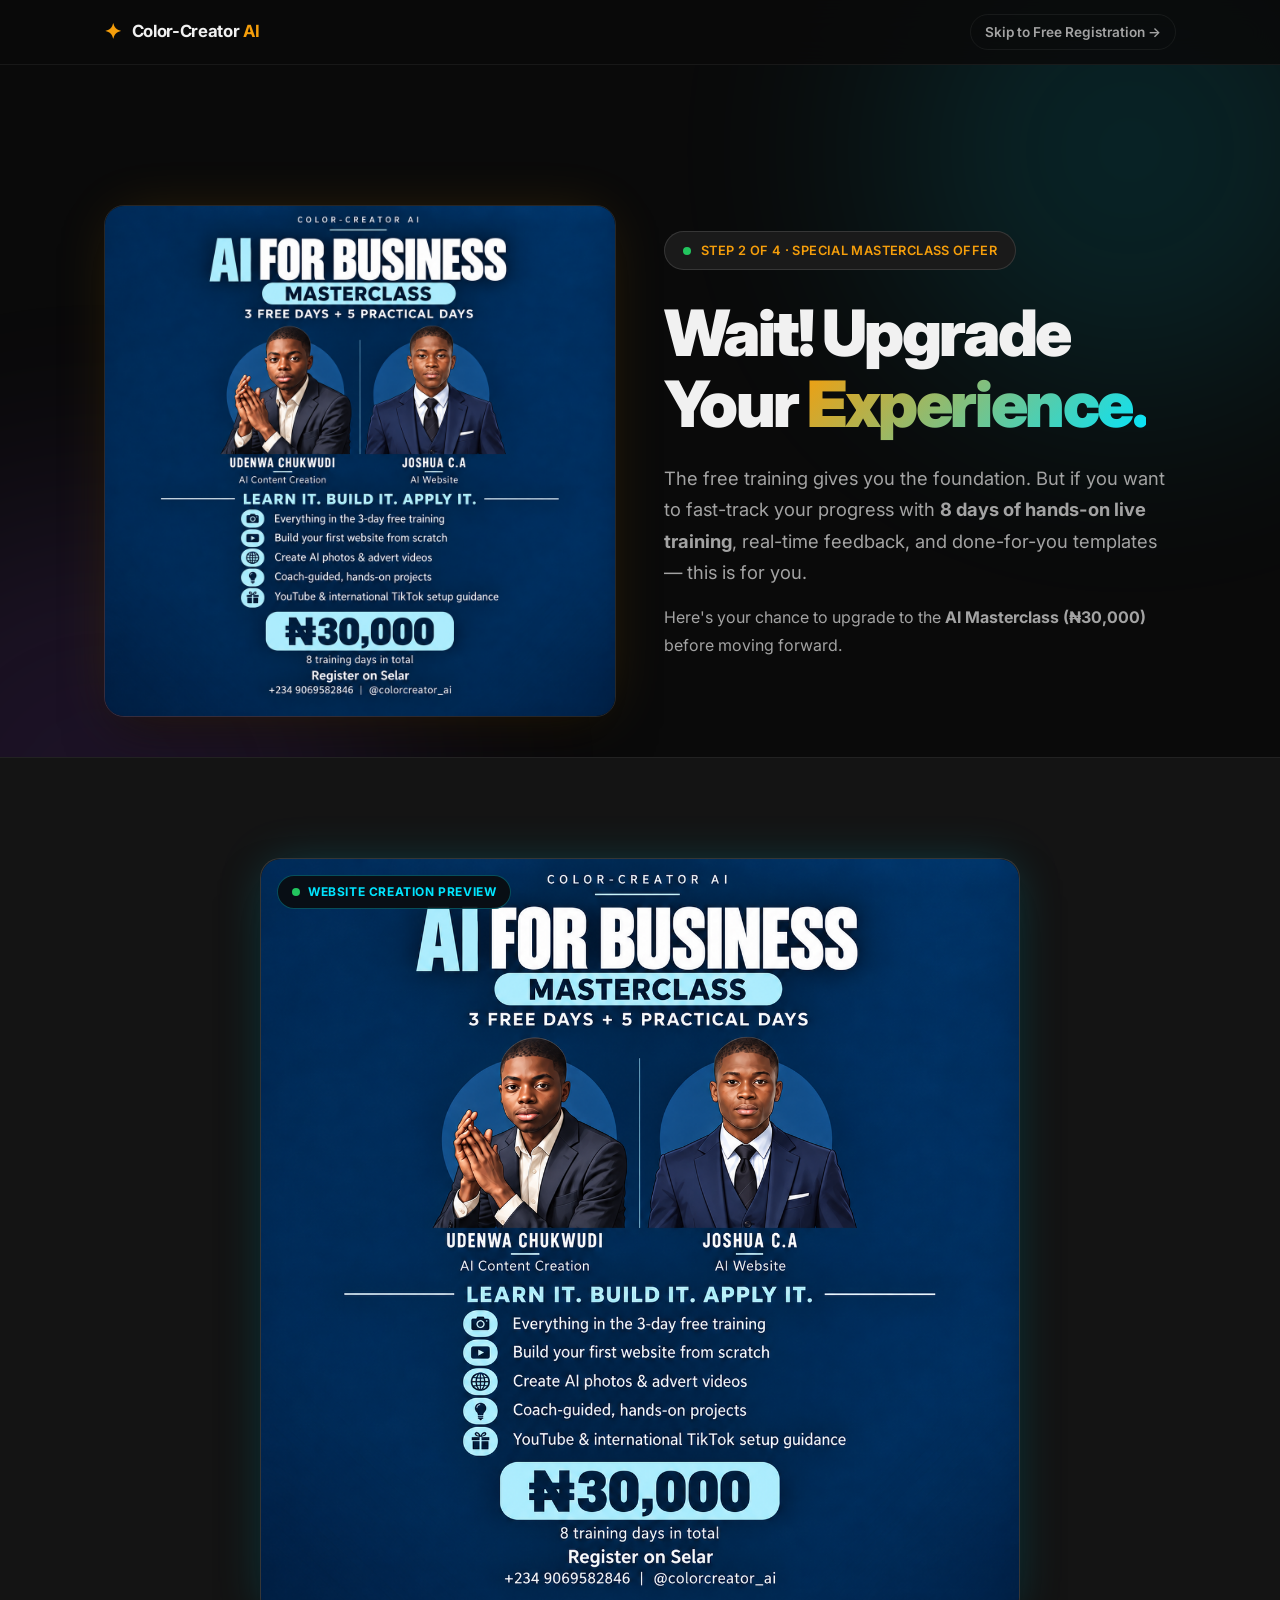
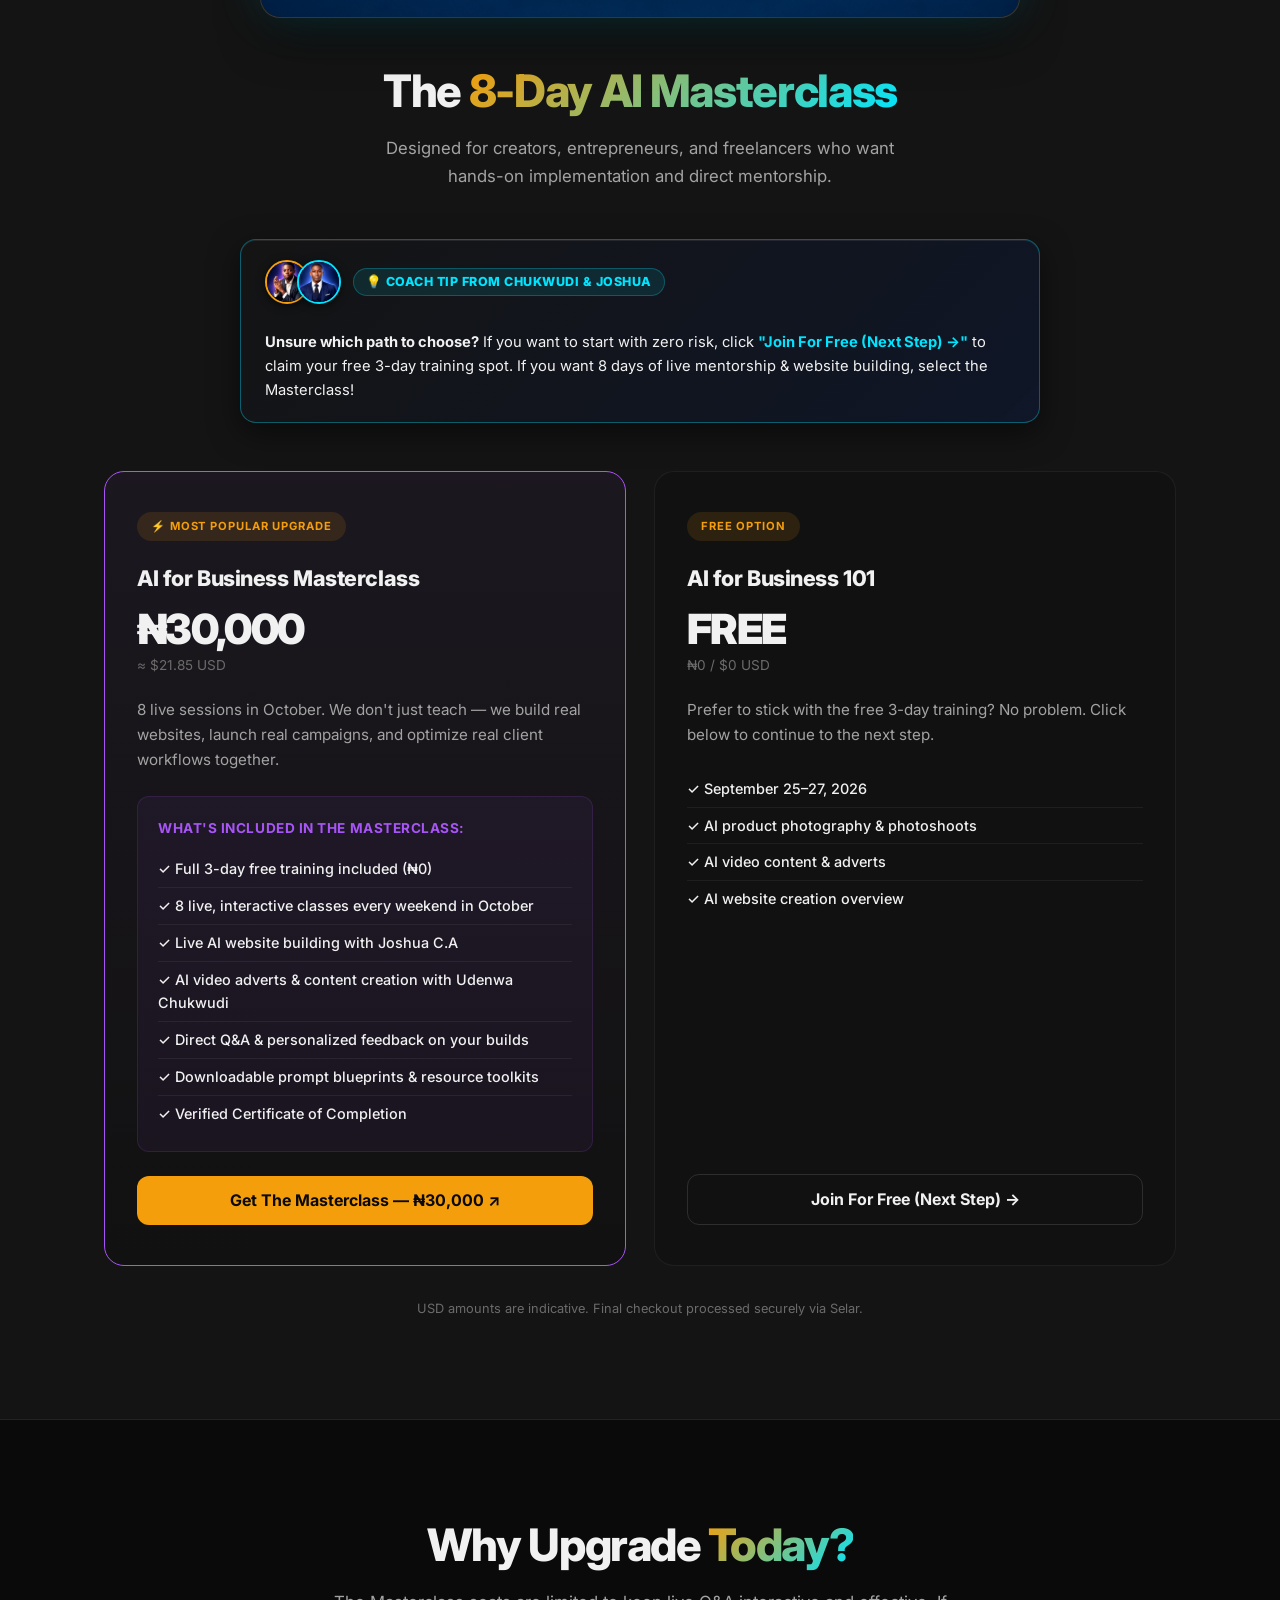
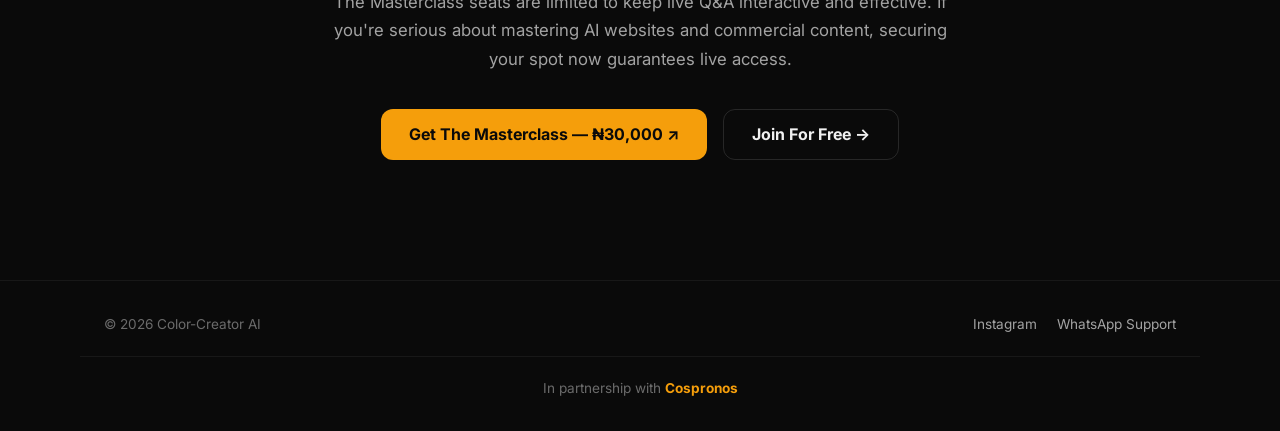
<file: page2.html>
<!DOCTYPE html>
<html lang="en">
<head>
<meta charset="UTF-8" />
<meta name="viewport" content="width=device-width, initial-scale=1.0" />
<title>Step 2: AI Masterclass | AI for Business 101</title>
<meta name="description" content="Upgrade to the 8-Day AI Masterclass — ₦30,000. Hands-on mentorship and website building." />
<link rel="preconnect" href="https://fonts.googleapis.com" />
<link rel="preconnect" href="https://fonts.gstatic.com" crossorigin />
<link href="https://fonts.googleapis.com/css2?family=Inter:wght@400;500;600;700;800;900&display=swap" rel="stylesheet" />
<link rel="icon" type="image/png" href="favicon.png" />
<link rel="stylesheet" href="styles.css?v=1.0.6" />
</head>
<body>

<!-- Early-Bird Countdown Ticker Banner -->
<div id="countdown-banner" style="display:none;">
  <div class="countdown-banner-inner">
    <span>🔥 EARLY BIRD DISCOUNT ENDS IN:</span>
    <div class="ticker-units">
      <div class="unit-box"><span id="b-days" class="unit-num">00</span><span class="unit-lbl">d</span></div>
      <span class="ticker-colon">:</span>
      <div class="unit-box"><span id="b-hours" class="unit-num">00</span><span class="unit-lbl">h</span></div>
      <span class="ticker-colon">:</span>
      <div class="unit-box"><span id="b-mins" class="unit-num">00</span><span class="unit-lbl">m</span></div>
      <span class="ticker-colon">:</span>
      <div class="unit-box"><span id="b-secs" class="unit-num">00</span><span class="unit-lbl">s</span></div>
    </div>
    <span>&middot; Save ₦5,000 on Masterclass (Only 50 Early-Bird Spots!)</span>
  </div>
</div>

<!-- Ambient glow orbs -->
<div class="glow-orb glow-orb-cyan"></div>
<div class="glow-orb glow-orb-purple"></div>

<!-- Header -->
<header class="nav">
  <div class="nav-inner">
    <a class="brand" href="index.html" aria-label="Color-Creator AI home">
      <span class="brand-icon">✦</span>
      <span>Color-Creator <em>AI</em></span>
    </a>
    <div class="nav-funnel-shortcut">
      <a href="registration.html" class="skip-to-free-link">Skip to Free Registration →</a>
    </div>
  </div>
</header>

<!-- Page 2 Hero: Masterclass Upsell (Step 2 of 4) -->
<section class="hero funnel-hero">
  <div class="container hero-layout">
    <div class="hero-visual">
      <div class="hero-image-wrapper">
        <img src="presenter.png" alt="Color-Creator AI Masterclass Student" width="480" height="600" loading="eager" />
      </div>
    </div>
    <div class="hero-copy">
      <div class="pill-badge">
        <span class="pulse-dot"></span>
        Step 2 of 4 &middot; Special Masterclass Offer
      </div>
      <h1>Wait! Upgrade Your <span class="gradient-text">Experience.</span></h1>
      <p class="hero-sub">The free training gives you the foundation. But if you want to fast-track your progress with <strong>8 days of hands-on live training</strong>, real-time feedback, and done-for-you templates — this is for you.</p>
      <p class="hero-note">Here's your chance to upgrade to the <strong>AI Masterclass (₦30,000)</strong> before moving forward.</p>
    </div>
  </div>
</section>

<!-- Masterclass Offer Section -->
<section class="section section-dark">
  <div class="container">
    <!-- Video Preview Block -->
    <div class="video-preview-block">
      <div class="video-container">
        <div class="video-badge">
          <span class="pulse-dot"></span> Website Creation Preview
        </div>
        <video autoplay loop muted playsinline preload="metadata" poster="presenter.png" class="promo-video">
          <source src="https://res.cloudinary.com/dm4t5tt8b/video/upload/v1789827651/TO_USE_FOR_THE_WEBSITE_fpd7ph.mp4" type="video/mp4" />
          Your browser does not support HTML5 video.
        </video>
      </div>
    </div>

    <h2 class="text-center">The <span class="gradient-text">8-Day AI Masterclass</span></h2>
    <p class="section-sub text-center">Designed for creators, entrepreneurs, and freelancers who want hands-on implementation and direct mentorship.</p>

    <!-- Coach Guidance Callout -->
    <div class="coach-guidance-box">
      <div class="coach-header-row">
        <div class="coach-avatar-stack">
          <img src="chukwudi.png" alt="Coach Chukwudi" class="mini-coach-photo" width="44" height="44" />
          <img src="joshua.png" alt="Coach Joshua" class="mini-coach-photo" width="44" height="44" />
        </div>
        <span class="coach-guidance-tag">💡 COACH TIP FROM CHUKWUDI & JOSHUA</span>
      </div>
      <div class="coach-guidance-info">
        <p><strong>Unsure which path to choose?</strong> If you want to start with zero risk, click <strong class="highlight-cyan">"Join For Free (Next Step) →"</strong> to claim your free 3-day training spot. If you want 8 days of live mentorship & website building, select the Masterclass!</p>
      </div>
    </div>

    <div class="package-grid">
      <!-- Masterclass Paid Option -->
      <article class="package-card package-paid package-featured-ring">
        <div class="package-tag tag-amber">⚡ MOST POPULAR UPGRADE</div>
        <h3>AI for Business Masterclass</h3>
        <div class="package-price price-masterclass">₦30,000</div>
        <p class="package-price-sub price-sub-masterclass">≈ $21.85 USD</p>

        <div class="card-countdown-box">
          <div class="card-countdown-header">
            <span class="pulse-dot red"></span>
            <span class="card-countdown-title">⚡ EARLY-BIRD DISCOUNT ENDS IN:</span>
          </div>
          <div class="card-ticker-units">
            <div class="card-unit-box"><span class="c-days card-unit-num">00</span><span class="card-unit-lbl">d</span></div>
            <span class="ticker-colon">:</span>
            <div class="card-unit-box"><span class="c-hours card-unit-num">00</span><span class="card-unit-lbl">h</span></div>
            <span class="ticker-colon">:</span>
            <div class="card-unit-box"><span class="c-mins card-unit-num">00</span><span class="card-unit-lbl">m</span></div>
            <span class="ticker-colon">:</span>
            <div class="card-unit-box"><span class="c-secs card-unit-num">00</span><span class="card-unit-lbl">s</span></div>
          </div>
        </div>

        <p class="package-desc">8 live sessions in October. We don't just teach — we build real websites, launch real campaigns, and optimize real client workflows together.</p>

        <div class="value-stack">
          <p class="value-stack-title">What's included in the Masterclass:</p>
          <ul class="package-list">
            <li>✓ Full 3-day free training included (₦0)</li>
            <li>✓ 8 live, interactive classes every weekend in October</li>
            <li>✓ Live AI website building with Joshua C.A</li>
            <li>✓ AI video adverts & content creation with Udenwa Chukwudi</li>
            <li>✓ Direct Q&A & personalized feedback on your builds</li>
            <li>✓ Downloadable prompt blueprints & resource toolkits</li>
            <li>✓ Verified Certificate of Completion</li>
          </ul>
        </div>

        <a href="https://selar.com/3i489f7990" target="_blank" rel="noreferrer" class="btn btn-primary btn-full btn-glow btn-masterclass-cta">Get The Masterclass — ₦30,000 ↗</a>
      </article>

      <!-- Free Option (Navigates to Page 3) -->
      <article class="package-card package-free">
        <div class="package-tag">FREE OPTION</div>
        <h3>AI for Business 101</h3>
        <div class="package-price">FREE</div>
        <p class="package-price-sub">₦0 / $0 USD</p>
        <p class="package-desc">Prefer to stick with the free 3-day training? No problem. Click below to continue to the next step.</p>
        <ul class="package-list">
          <li>✓ September 25–27, 2026</li>
          <li>✓ AI product photography & photoshoots</li>
          <li>✓ AI video content & adverts</li>
          <li>✓ AI website creation overview</li>
        </ul>
        <a href="page3.html" class="btn btn-outline btn-full">Join For Free (Next Step) →</a>
      </article>
    </div>

    <p class="conversion-note">USD amounts are indicative. Final checkout processed securely via Selar.</p>
  </div>
</section>

<!-- Urgency Section -->
<section class="section">
  <div class="container urgency-block">
    <h2>Why Upgrade <span class="gradient-text">Today?</span></h2>
    <div class="urgency-content">
      <p>The Masterclass seats are limited to keep live Q&A interactive and effective. If you're serious about mastering AI websites and commercial content, securing your spot now guarantees live access.</p>
    </div>
    <div class="hero-ctas">
      <a href="https://selar.com/3i489f7990" target="_blank" rel="noreferrer" class="btn btn-primary btn-glow btn-masterclass-cta">Upgrade to Masterclass — ₦30,000 ↗</a>
      <a href="page3.html" class="btn btn-outline">Join For Free →</a>
    </div>
  </div>
</section>

<!-- Footer -->
<footer class="footer">
  <div class="container footer-inner">
    <p>© 2026 Color-Creator AI</p>
    <div class="footer-links">
      <a href="https://www.instagram.com/colorcreator_ai/" target="_blank" rel="noreferrer">Instagram</a>
      <a href="https://wa.me/message/DXQXWAIMDA22P1" target="_blank" rel="noreferrer">WhatsApp Support</a>
    </div>
  </div>
  <div class="container footer-partnership">
    <p>In partnership with <a href="https://shop.cospronos.com" target="_blank" rel="noreferrer" class="partner-link">Cospronos</a></p>
  </div>
</footer>

<!-- Early Access Registration Popup Modal -->
<div id="discount-modal" class="discount-modal">
  <div class="modal-card">
    <button class="modal-close" style="position:absolute; top:14px; right:14px;" aria-label="Close popup">&times;</button>
    <div class="modal-badge">🔥 EARLY ACCESS REGISTRATION</div>
    <h3>Register Now For Early Access!</h3>
    <p>Secure your free spot for <strong>AI for Business 101 (Sept 25–27, 2026)</strong>. Learn to build AI websites, product photography, & video ads before limited spots fill up!</p>
    <div class="modal-timer-box">
      <div class="modal-timer-title">Early Access Registration Closes In:</div>
      <div class="ticker-units" style="display:inline-flex; flex-direction:row; align-items:center; justify-content:center; gap:4px;">
        <div class="unit-box" style="display:inline-flex; flex-direction:row; align-items:baseline; gap:2px;"><span id="m-hours" class="unit-num">00</span><span class="unit-lbl">hrs</span></div>
        <span class="ticker-colon" style="display:inline-block; margin:0 1px;">:</span>
        <div class="unit-box" style="display:inline-flex; flex-direction:row; align-items:baseline; gap:2px;"><span id="m-mins" class="unit-num">00</span><span class="unit-lbl">mins</span></div>
        <span class="ticker-colon" style="display:inline-block; margin:0 1px;">:</span>
        <div class="unit-box" style="display:inline-flex; flex-direction:row; align-items:baseline; gap:2px;"><span id="m-secs" class="unit-num">00</span><span class="unit-lbl">secs</span></div>
      </div>
    </div>
    <a href="registration.html" class="btn btn-primary btn-full btn-glow btn-registration-modal-cta">
      Register Now For Early Access →
    </a>
  </div>
</div>

<script src="hurry.js?v=1.0.6"></script>
<script>
// Scroll animations
const observer = new IntersectionObserver((entries) => {
  entries.forEach(entry => {
    if (entry.isIntersecting) {
      entry.target.classList.add('in-view');
    }
  });
}, { threshold: 0.1 });
document.querySelectorAll('.package-card, .urgency-block').forEach(el => observer.observe(el));
</script>

</body>
</html>
</file>
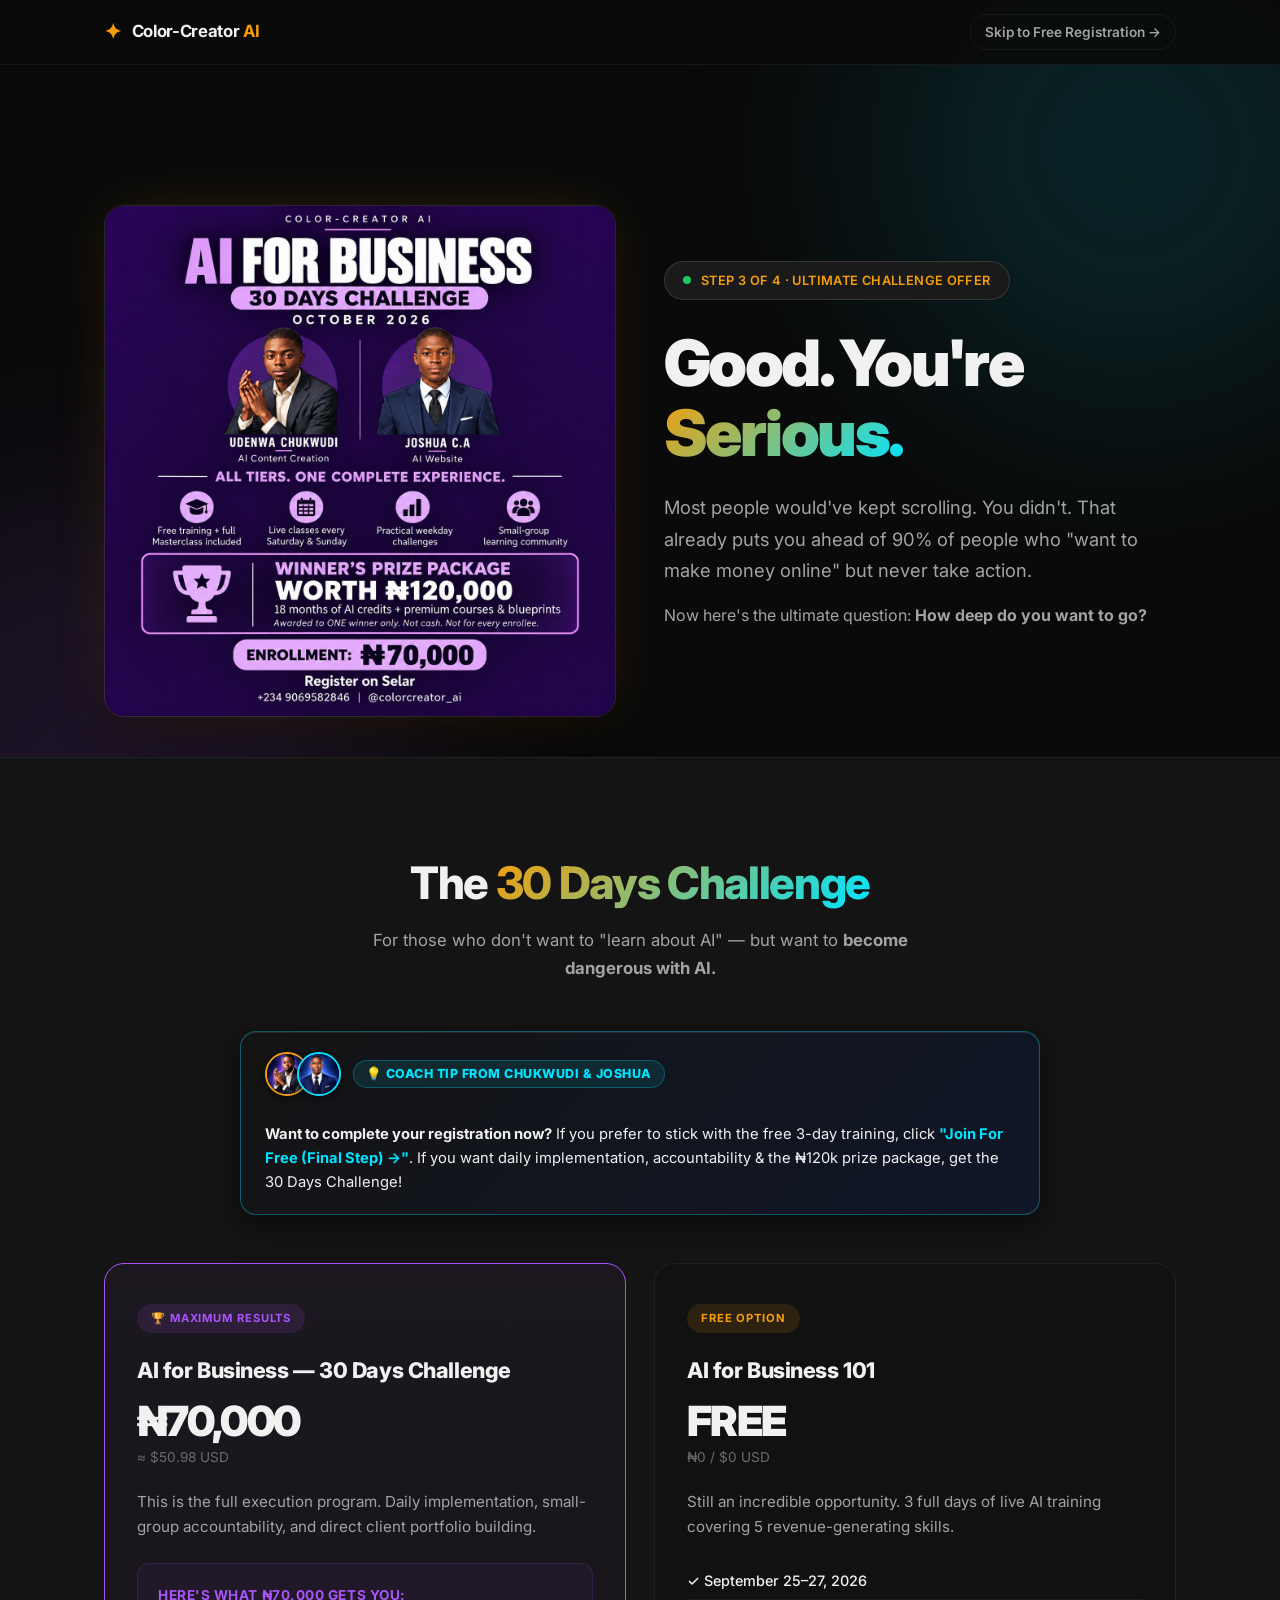
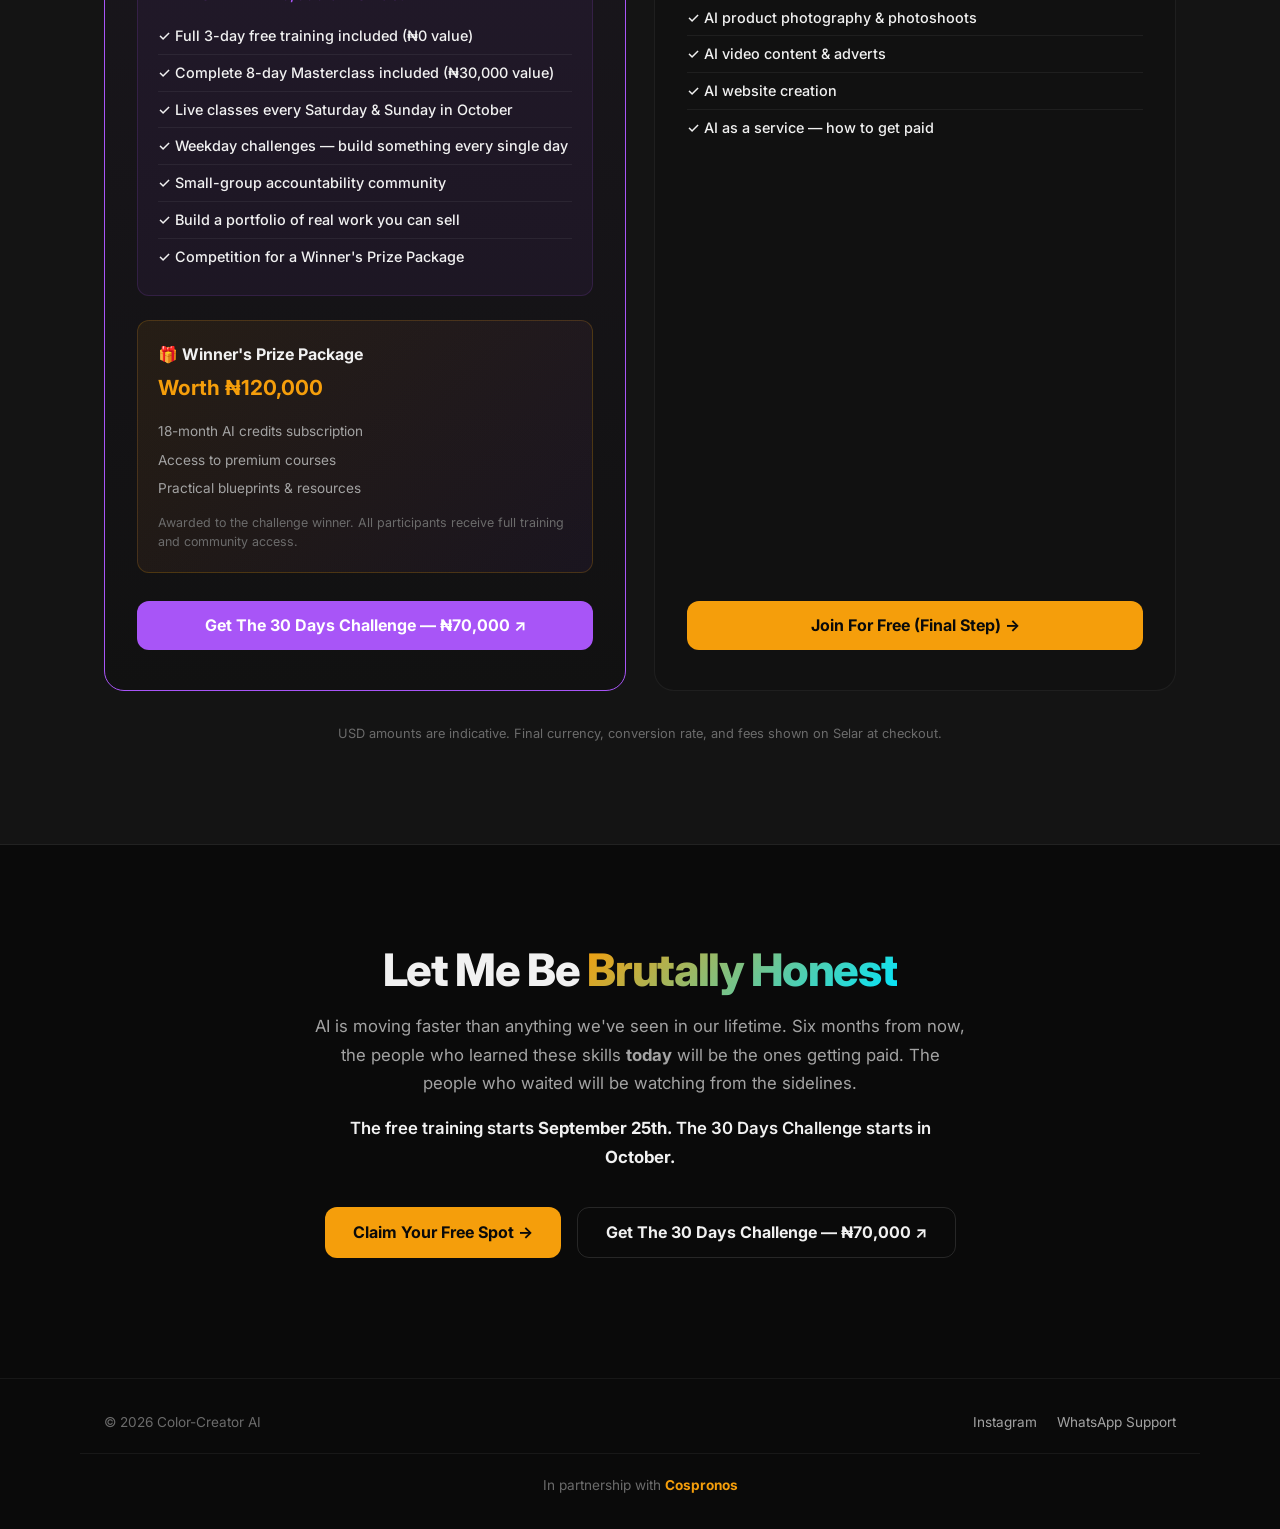
<file: page3.html>
<!DOCTYPE html>
<html lang="en">
<head>
<meta charset="UTF-8" />
<meta name="viewport" content="width=device-width, initial-scale=1.0" />
<title>Step 3: 30 Days Challenge | AI for Business 101</title>
<meta name="description" content="AI for Business 30 Days Challenge — ₦70,000. Maximum results, daily implementation & ₦120,000 prize package." />
<link rel="preconnect" href="https://fonts.googleapis.com" />
<link rel="preconnect" href="https://fonts.gstatic.com" crossorigin />
<link href="https://fonts.googleapis.com/css2?family=Inter:wght@400;500;600;700;800;900&display=swap" rel="stylesheet" />
<link rel="icon" type="image/png" href="favicon.png" />
<link rel="stylesheet" href="styles.css?v=1.0.6" />
</head>
<body>

<!-- Early-Bird Countdown Ticker Banner -->
<div id="countdown-banner" style="display:none;">
  <div class="countdown-banner-inner">
    <span>🔥 EARLY BIRD DISCOUNT ENDS IN:</span>
    <div class="ticker-units">
      <div class="unit-box"><span id="b-days" class="unit-num">00</span><span class="unit-lbl">d</span></div>
      <span class="ticker-colon">:</span>
      <div class="unit-box"><span id="b-hours" class="unit-num">00</span><span class="unit-lbl">h</span></div>
      <span class="ticker-colon">:</span>
      <div class="unit-box"><span id="b-mins" class="unit-num">00</span><span class="unit-lbl">m</span></div>
      <span class="ticker-colon">:</span>
      <div class="unit-box"><span id="b-secs" class="unit-num">00</span><span class="unit-lbl">s</span></div>
    </div>
    <span>&middot; Save ₦20,000 on 30 Days Challenge (Only 100 Early-Bird Spots!)</span>
  </div>
</div>

<!-- Ambient glow orbs -->
<div class="glow-orb glow-orb-cyan"></div>
<div class="glow-orb glow-orb-purple"></div>

<!-- Header -->
<header class="nav">
  <div class="nav-inner">
    <a class="brand" href="index.html" aria-label="Color-Creator AI home">
      <span class="brand-icon">✦</span>
      <span>Color-Creator <em>AI</em></span>
    </a>
    <div class="nav-funnel-shortcut">
      <a href="registration.html" class="skip-to-free-link">Skip to Free Registration →</a>
    </div>
  </div>
</header>

<!-- Page 3 Hero: 30 Days Challenge Upsell (Step 3 of 4) -->
<section class="hero funnel-hero">
  <div class="container hero-layout">
    <div class="hero-visual">
      <div class="hero-image-wrapper">
        <img src="lady_challenge.png" alt="Color-Creator AI 30 Days Challenge Presenter" width="480" height="600" loading="eager" />
      </div>
    </div>
    <div class="hero-copy">
      <div class="pill-badge">
        <span class="pulse-dot"></span>
        Step 3 of 4 &middot; Ultimate Challenge Offer
      </div>
      <h1>Good. You're <span class="gradient-text">Serious.</span></h1>
      <p class="hero-sub">Most people would've kept scrolling. You didn't. That already puts you ahead of 90% of people who "want to make money online" but never take action.</p>
      <p class="hero-note">Now here's the ultimate question: <strong>How deep do you want to go?</strong></p>
    </div>
  </div>
</section>

<!-- Challenge Decision Section -->
<section class="section section-dark">
  <div class="container">
    <h2 class="text-center">The <span class="gradient-text">30 Days Challenge</span></h2>
    <p class="section-sub text-center">For those who don't want to "learn about AI" — but want to <strong>become dangerous with AI.</strong></p>

    <!-- Coach Guidance Callout -->
    <div class="coach-guidance-box">
      <div class="coach-header-row">
        <div class="coach-avatar-stack">
          <img src="chukwudi.png" alt="Coach Chukwudi" class="mini-coach-photo" width="44" height="44" />
          <img src="joshua.png" alt="Coach Joshua" class="mini-coach-photo" width="44" height="44" />
        </div>
        <span class="coach-guidance-tag">💡 COACH TIP FROM CHUKWUDI & JOSHUA</span>
      </div>
      <div class="coach-guidance-info">
        <p><strong>Want to complete your registration now?</strong> If you prefer to stick with the free 3-day training, click <strong class="highlight-cyan">"Join For Free (Final Step) →"</strong>. If you want daily implementation, accountability & the ₦120k prize package, get the 30 Days Challenge!</p>
      </div>
    </div>

    <div class="package-grid">
      <!-- Option 1: 30 Days Challenge (Paid) -->
      <article class="package-card package-paid package-featured-ring">
        <div class="package-tag tag-purple">🏆 MAXIMUM RESULTS</div>
        <h3>AI for Business — 30 Days Challenge</h3>
        <div class="package-price price-challenge">₦70,000</div>
        <p class="package-price-sub price-sub-challenge">≈ $50.98 USD</p>

        <div class="card-countdown-box">
          <div class="card-countdown-header">
            <span class="pulse-dot red"></span>
            <span class="card-countdown-title">⚡ EARLY-BIRD DISCOUNT ENDS IN:</span>
          </div>
          <div class="card-ticker-units">
            <div class="card-unit-box"><span class="c-days card-unit-num">00</span><span class="card-unit-lbl">d</span></div>
            <span class="ticker-colon">:</span>
            <div class="card-unit-box"><span class="c-hours card-unit-num">00</span><span class="card-unit-lbl">h</span></div>
            <span class="ticker-colon">:</span>
            <div class="card-unit-box"><span class="c-mins card-unit-num">00</span><span class="card-unit-lbl">m</span></div>
            <span class="ticker-colon">:</span>
            <div class="card-unit-box"><span class="c-secs card-unit-num">00</span><span class="card-unit-lbl">s</span></div>
          </div>
        </div>

        <p class="package-desc">This is the full execution program. Daily implementation, small-group accountability, and direct client portfolio building.</p>

        <div class="value-stack">
          <p class="value-stack-title">Here's what ₦70,000 gets you:</p>
          <ul class="package-list">
            <li>✓ Full 3-day free training included (₦0 value)</li>
            <li>✓ Complete 8-day Masterclass included (₦30,000 value)</li>
            <li>✓ Live classes every Saturday & Sunday in October</li>
            <li>✓ Weekday challenges — build something every single day</li>
            <li>✓ Small-group accountability community</li>
            <li>✓ Build a portfolio of real work you can sell</li>
            <li>✓ Competition for a Winner's Prize Package</li>
          </ul>
        </div>

        <div class="prize-box">
          <p class="prize-title">🎁 Winner's Prize Package</p>
          <strong>Worth ₦120,000</strong>
          <ul>
            <li>18-month AI credits subscription</li>
            <li>Access to premium courses</li>
            <li>Practical blueprints & resources</li>
          </ul>
          <small>Awarded to the challenge winner. All participants receive full training and community access.</small>
        </div>

        <a href="https://selar.com/69c5s9b890" target="_blank" rel="noreferrer" class="btn btn-purple btn-full btn-glow btn-challenge-cta">Get The 30 Days Challenge — ₦70,000 ↗</a>
      </article>

      <!-- Option 2: Free Training (Navigates to Page 4) -->
      <article class="package-card package-free">
        <div class="package-tag">FREE OPTION</div>
        <h3>AI for Business 101</h3>
        <div class="package-price">FREE</div>
        <p class="package-price-sub">₦0 / $0 USD</p>
        <p class="package-desc">Still an incredible opportunity. 3 full days of live AI training covering 5 revenue-generating skills.</p>
        <ul class="package-list">
          <li>✓ September 25–27, 2026</li>
          <li>✓ AI product photography & photoshoots</li>
          <li>✓ AI video content & adverts</li>
          <li>✓ AI website creation</li>
          <li>✓ AI as a service — how to get paid</li>
        </ul>
        <a href="page4.html" class="btn btn-primary btn-full">Join For Free (Final Step) →</a>
      </article>
    </div>

    <p class="conversion-note">USD amounts are indicative. Final currency, conversion rate, and fees shown on Selar at checkout.</p>
  </div>
</section>

<!-- Urgency Section -->
<section class="section">
  <div class="container urgency-block">
    <h2>Let Me Be <span class="gradient-text">Brutally Honest</span></h2>
    <div class="urgency-content">
      <p>AI is moving faster than anything we've seen in our lifetime. Six months from now, the people who learned these skills <strong>today</strong> will be the ones getting paid. The people who waited will be watching from the sidelines.</p>
      <p class="urgency-highlight">The free training starts <strong>September 25th.</strong> The 30 Days Challenge starts in <strong>October.</strong></p>
    </div>
    <div class="hero-ctas">
      <a href="page4.html" class="btn btn-primary btn-glow">Claim Your Free Spot →</a>
      <a href="https://selar.com/69c5s9b890" target="_blank" rel="noreferrer" class="btn btn-outline btn-challenge-cta">30 Days Challenge — ₦70,000 ↗</a>
    </div>
  </div>
</section>

<!-- Footer -->
<footer class="footer">
  <div class="container footer-inner">
    <p>© 2026 Color-Creator AI</p>
    <div class="footer-links">
      <a href="https://www.instagram.com/colorcreator_ai/" target="_blank" rel="noreferrer">Instagram</a>
      <a href="https://wa.me/message/DXQXWAIMDA22P1" target="_blank" rel="noreferrer">WhatsApp Support</a>
    </div>
  </div>
  <div class="container footer-partnership">
    <p>In partnership with <a href="https://shop.cospronos.com" target="_blank" rel="noreferrer" class="partner-link">Cospronos</a></p>
  </div>
</footer>

<!-- Early Access Registration Popup Modal -->
<div id="discount-modal" class="discount-modal">
  <div class="modal-card">
    <button class="modal-close" style="position:absolute; top:14px; right:14px;" aria-label="Close popup">&times;</button>
    <div class="modal-badge">🔥 EARLY ACCESS REGISTRATION</div>
    <h3>Register Now For Early Access!</h3>
    <p>Secure your free spot for <strong>AI for Business 101 (Sept 25–27, 2026)</strong>. Learn to build AI websites, product photography, & video ads before limited spots fill up!</p>
    <div class="modal-timer-box">
      <div class="modal-timer-title">Early Access Registration Closes In:</div>
      <div class="ticker-units" style="display:inline-flex; flex-direction:row; align-items:center; justify-content:center; gap:4px;">
        <div class="unit-box" style="display:inline-flex; flex-direction:row; align-items:baseline; gap:2px;"><span id="m-hours" class="unit-num">00</span><span class="unit-lbl">hrs</span></div>
        <span class="ticker-colon" style="display:inline-block; margin:0 1px;">:</span>
        <div class="unit-box" style="display:inline-flex; flex-direction:row; align-items:baseline; gap:2px;"><span id="m-mins" class="unit-num">00</span><span class="unit-lbl">mins</span></div>
        <span class="ticker-colon" style="display:inline-block; margin:0 1px;">:</span>
        <div class="unit-box" style="display:inline-flex; flex-direction:row; align-items:baseline; gap:2px;"><span id="m-secs" class="unit-num">00</span><span class="unit-lbl">secs</span></div>
      </div>
    </div>
    <a href="registration.html" class="btn btn-primary btn-full btn-glow btn-registration-modal-cta">
      Register Now For Early Access →
    </a>
  </div>
</div>

<script src="hurry.js?v=1.0.6"></script>
<script>
// Scroll animations
const observer = new IntersectionObserver((entries) => {
  entries.forEach(entry => {
    if (entry.isIntersecting) {
      entry.target.classList.add('in-view');
    }
  });
}, { threshold: 0.1 });
document.querySelectorAll('.package-card, .urgency-block').forEach(el => observer.observe(el));
</script>

</body>
</html>
</file>
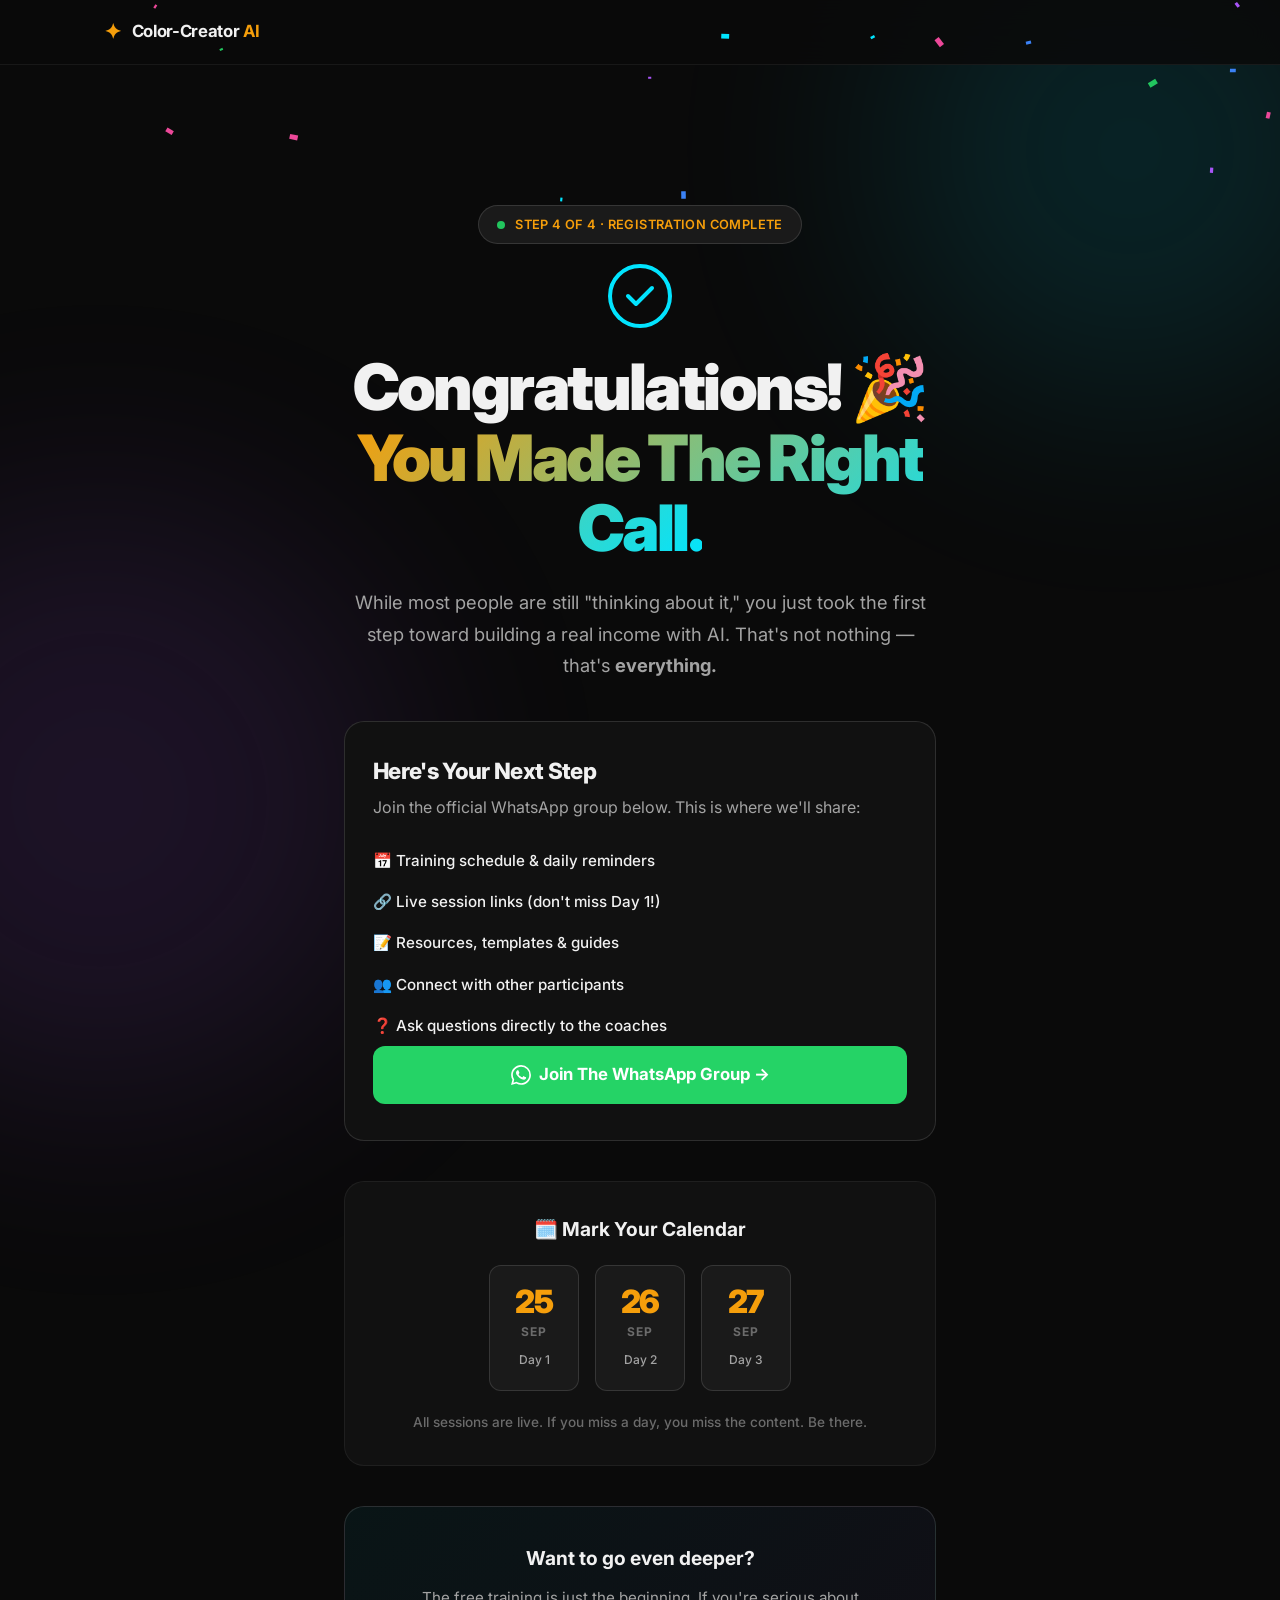
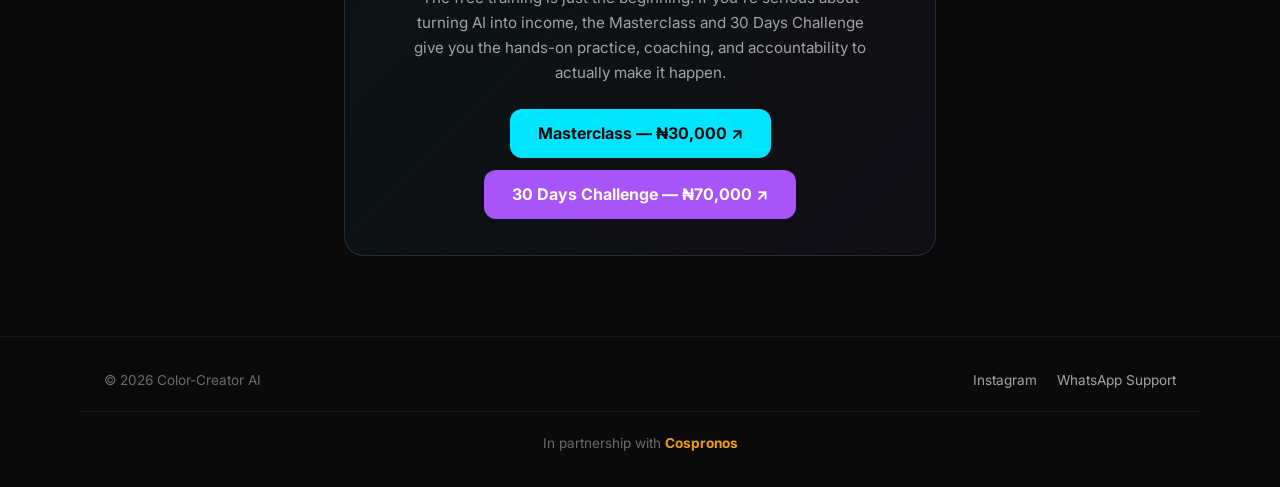
<file: page4.html>
<!DOCTYPE html>
<html lang="en">
<head>
<meta charset="UTF-8" />
<meta name="viewport" content="width=device-width, initial-scale=1.0" />
<title>Step 4: You're In! 🎉 | AI for Business 101</title>
<meta name="description" content="Welcome to AI for Business 101. Join the WhatsApp group to get started." />
<link rel="preconnect" href="https://fonts.googleapis.com" />
<link rel="preconnect" href="https://fonts.gstatic.com" crossorigin />
<link href="https://fonts.googleapis.com/css2?family=Inter:wght@400;500;600;700;800;900&display=swap" rel="stylesheet" />
<link rel="icon" type="image/png" href="favicon.png" />
<link rel="stylesheet" href="styles.css?v=1.0.6" />
</head>
<body>

<!-- Ambient glow orbs -->
<div class="glow-orb glow-orb-cyan"></div>
<div class="glow-orb glow-orb-purple"></div>

<!-- Confetti canvas -->
<canvas id="confetti" class="confetti-canvas"></canvas>

<!-- Header -->
<header class="nav">
  <div class="nav-inner">
    <a class="brand" href="index.html" aria-label="Color-Creator AI home">
      <span class="brand-icon">✦</span>
      <span>Color-Creator <em>AI</em></span>
    </a>
  </div>
</header>

<!-- Success Hero -->
<section class="hero success-hero">
  <div class="container success-container">
    <div class="pill-badge" style="margin-bottom: 20px;">
      <span class="pulse-dot"></span>
      Step 4 of 4 &middot; Registration Complete
    </div>

    <div class="success-check">
      <svg width="64" height="64" viewBox="0 0 64 64" fill="none">
        <circle cx="32" cy="32" r="30" stroke="url(#grad)" stroke-width="4" />
        <path d="M20 32 L28 40 L44 24" stroke="url(#grad)" stroke-width="4" stroke-linecap="round" stroke-linejoin="round" fill="none" class="check-path"/>
        <defs>
          <linearGradient id="grad" x1="0" y1="0" x2="64" y2="64">
            <stop offset="0%" stop-color="#00e5ff" />
            <stop offset="100%" stop-color="#a855f7" />
          </linearGradient>
        </defs>
      </svg>
    </div>

    <h1 id="welcome-title">Congratulations! 🎉<br /><span class="gradient-text">You Made The Right Call.</span></h1>
    <p class="hero-sub" id="welcome-sub">While most people are still "thinking about it," you just took the first step toward building a real income with AI. That's not nothing — that's <strong>everything.</strong></p>

    <div class="success-box">
      <h2>Here's Your Next Step</h2>
      <p>Join the official WhatsApp group below. This is where we'll share:</p>
      <ul class="success-list">
        <li>📅 Training schedule & daily reminders</li>
        <li>🔗 Live session links (don't miss Day 1!)</li>
        <li>📝 Resources, templates & guides</li>
        <li>👥 Connect with other participants</li>
        <li>❓ Ask questions directly to the coaches</li>
      </ul>
      <a href="https://chat.whatsapp.com/L9jIDMzdiHI3BVt8JT9Npb?s=cl&p=i&mlu=4&ilr=4" target="_blank" rel="noreferrer" class="btn btn-whatsapp btn-glow btn-full">
        <svg width="20" height="20" viewBox="0 0 24 24" fill="currentColor"><path d="M17.472 14.382c-.297-.149-1.758-.867-2.03-.967-.273-.099-.471-.148-.67.15-.197.297-.767.966-.94 1.164-.173.199-.347.223-.644.075-.297-.15-1.255-.463-2.39-1.475-.883-.788-1.48-1.761-1.653-2.059-.173-.297-.018-.458.13-.606.134-.133.298-.347.446-.52.149-.174.198-.298.298-.497.099-.198.05-.371-.025-.52-.075-.149-.669-1.612-.916-2.207-.242-.579-.487-.5-.669-.51-.173-.008-.371-.01-.57-.01-.198 0-.52.074-.792.372-.272.297-1.04 1.016-1.04 2.479 0 1.462 1.065 2.875 1.213 3.074.149.198 2.096 3.2 5.077 4.487.709.306 1.262.489 1.694.625.712.227 1.36.195 1.871.118.571-.085 1.758-.719 2.006-1.413.248-.694.248-1.289.173-1.413-.074-.124-.272-.198-.57-.347m-5.421 7.403h-.004a9.87 9.87 0 01-5.031-1.378l-.361-.214-3.741.982.998-3.648-.235-.374a9.86 9.86 0 01-1.51-5.26c.001-5.45 4.436-9.884 9.888-9.884 2.64 0 5.122 1.03 6.988 2.898a9.825 9.825 0 012.893 6.994c-.003 5.45-4.437 9.884-9.885 9.884m8.413-18.297A11.815 11.815 0 0012.05 0C5.495 0 .16 5.335.157 11.892c0 2.096.547 4.142 1.588 5.945L.057 24l6.305-1.654a11.882 11.882 0 005.683 1.448h.005c6.554 0 11.89-5.335 11.893-11.893a11.821 11.821 0 00-3.48-8.413z"/></svg>
        Join The WhatsApp Group →
      </a>
    </div>

    <div class="reminder-box">
      <h3>🗓️ Mark Your Calendar</h3>
      <div class="date-cards">
        <div class="date-card">
          <span class="date-day">25</span>
          <span class="date-month">SEP</span>
          <span class="date-label">Day 1</span>
        </div>
        <div class="date-card">
          <span class="date-day">26</span>
          <span class="date-month">SEP</span>
          <span class="date-label">Day 2</span>
        </div>
        <div class="date-card">
          <span class="date-day">27</span>
          <span class="date-month">SEP</span>
          <span class="date-label">Day 3</span>
        </div>
      </div>
      <p class="reminder-note">All sessions are live. If you miss a day, you miss the content. Be there.</p>
    </div>

    <!-- Upgrade nudge -->
    <div class="upgrade-nudge">
      <h3>Want to go even deeper?</h3>
      <p>The free training is just the beginning. If you're serious about turning AI into income, the Masterclass and 30 Days Challenge give you the hands-on practice, coaching, and accountability to actually make it happen.</p>
      <div class="upgrade-ctas">
        <a href="https://selar.com/3i489f7990" target="_blank" rel="noreferrer" class="btn btn-cyan">Masterclass — ₦30,000 ↗</a>
        <a href="https://selar.com/69c5s9b890" target="_blank" rel="noreferrer" class="btn btn-purple">30 Days Challenge — ₦70,000 ↗</a>
      </div>
    </div>

  </div>
</section>

<!-- Footer -->
<footer class="footer">
  <div class="container footer-inner">
    <p>© 2026 Color-Creator AI</p>
    <div class="footer-links">
      <a href="https://www.instagram.com/colorcreator_ai/" target="_blank" rel="noreferrer">Instagram</a>
      <a href="https://chat.whatsapp.com/L9jIDMzdiHI3BVt8JT9Npb?s=cl&p=i&mlu=4&ilr=4" target="_blank" rel="noreferrer">WhatsApp Support</a>
    </div>
  </div>
  <div class="container footer-partnership">
    <p>In partnership with <a href="https://shop.cospronos.com" target="_blank" rel="noreferrer" class="partner-link">Cospronos</a></p>
  </div>
</footer>

<script>
// Confetti animation
const canvas = document.getElementById('confetti');
const ctx = canvas.getContext('2d');
canvas.width = window.innerWidth;
canvas.height = window.innerHeight;

const colors = ['#00e5ff', '#a855f7', '#f59e0b', '#22c55e', '#ec4899', '#3b82f6'];
const particles = [];

class Particle {
  constructor() {
    this.x = Math.random() * canvas.width;
    this.y = Math.random() * canvas.height - canvas.height;
    this.size = Math.random() * 6 + 3;
    this.speedY = Math.random() * 3 + 1;
    this.speedX = Math.random() * 2 - 1;
    this.color = colors[Math.floor(Math.random() * colors.length)];
    this.rotation = Math.random() * 360;
    this.rotationSpeed = Math.random() * 6 - 3;
    this.opacity = 1;
  }
  update() {
    this.y += this.speedY;
    this.x += this.speedX;
    this.rotation += this.rotationSpeed;
    if (this.y > canvas.height) {
      this.opacity -= 0.02;
    }
  }
  draw() {
    ctx.save();
    ctx.translate(this.x, this.y);
    ctx.rotate((this.rotation * Math.PI) / 180);
    ctx.globalAlpha = Math.max(0, this.opacity);
    ctx.fillStyle = this.color;
    ctx.fillRect(-this.size / 2, -this.size / 2, this.size, this.size * 0.6);
    ctx.restore();
  }
}

for (let i = 0; i < 120; i++) {
  particles.push(new Particle());
}

let frames = 0;
function animate() {
  ctx.clearRect(0, 0, canvas.width, canvas.height);
  particles.forEach(p => {
    p.update();
    p.draw();
  });
  frames++;
  if (frames < 300) {
    requestAnimationFrame(animate);
  } else {
    ctx.clearRect(0, 0, canvas.width, canvas.height);
    canvas.style.display = 'none';
  }
}
animate();

window.addEventListener('resize', () => {
  canvas.width = window.innerWidth;
  canvas.height = window.innerHeight;
});

// Check mark animation
document.querySelector('.check-path').style.animation = 'drawCheck 0.6s ease-out 0.3s forwards';

// Scroll animations
const observer = new IntersectionObserver((entries) => {
  entries.forEach(entry => {
    if (entry.isIntersecting) {
      entry.target.classList.add('in-view');
    }
  });
}, { threshold: 0.1 });
document.querySelectorAll('.success-box, .reminder-box, .upgrade-nudge').forEach(el => observer.observe(el));

// Dynamic applicant welcome message
const applicantName = sessionStorage.getItem('applicantName');
if (applicantName) {
  const titleEl = document.getElementById('welcome-title');
  if (titleEl) {
    titleEl.innerHTML = `Welcome, ${applicantName}! 🎉<br /><span class="gradient-text">Your Registration Is Confirmed.</span>`;
  }
}
</script>

</body>
</html>
</file>
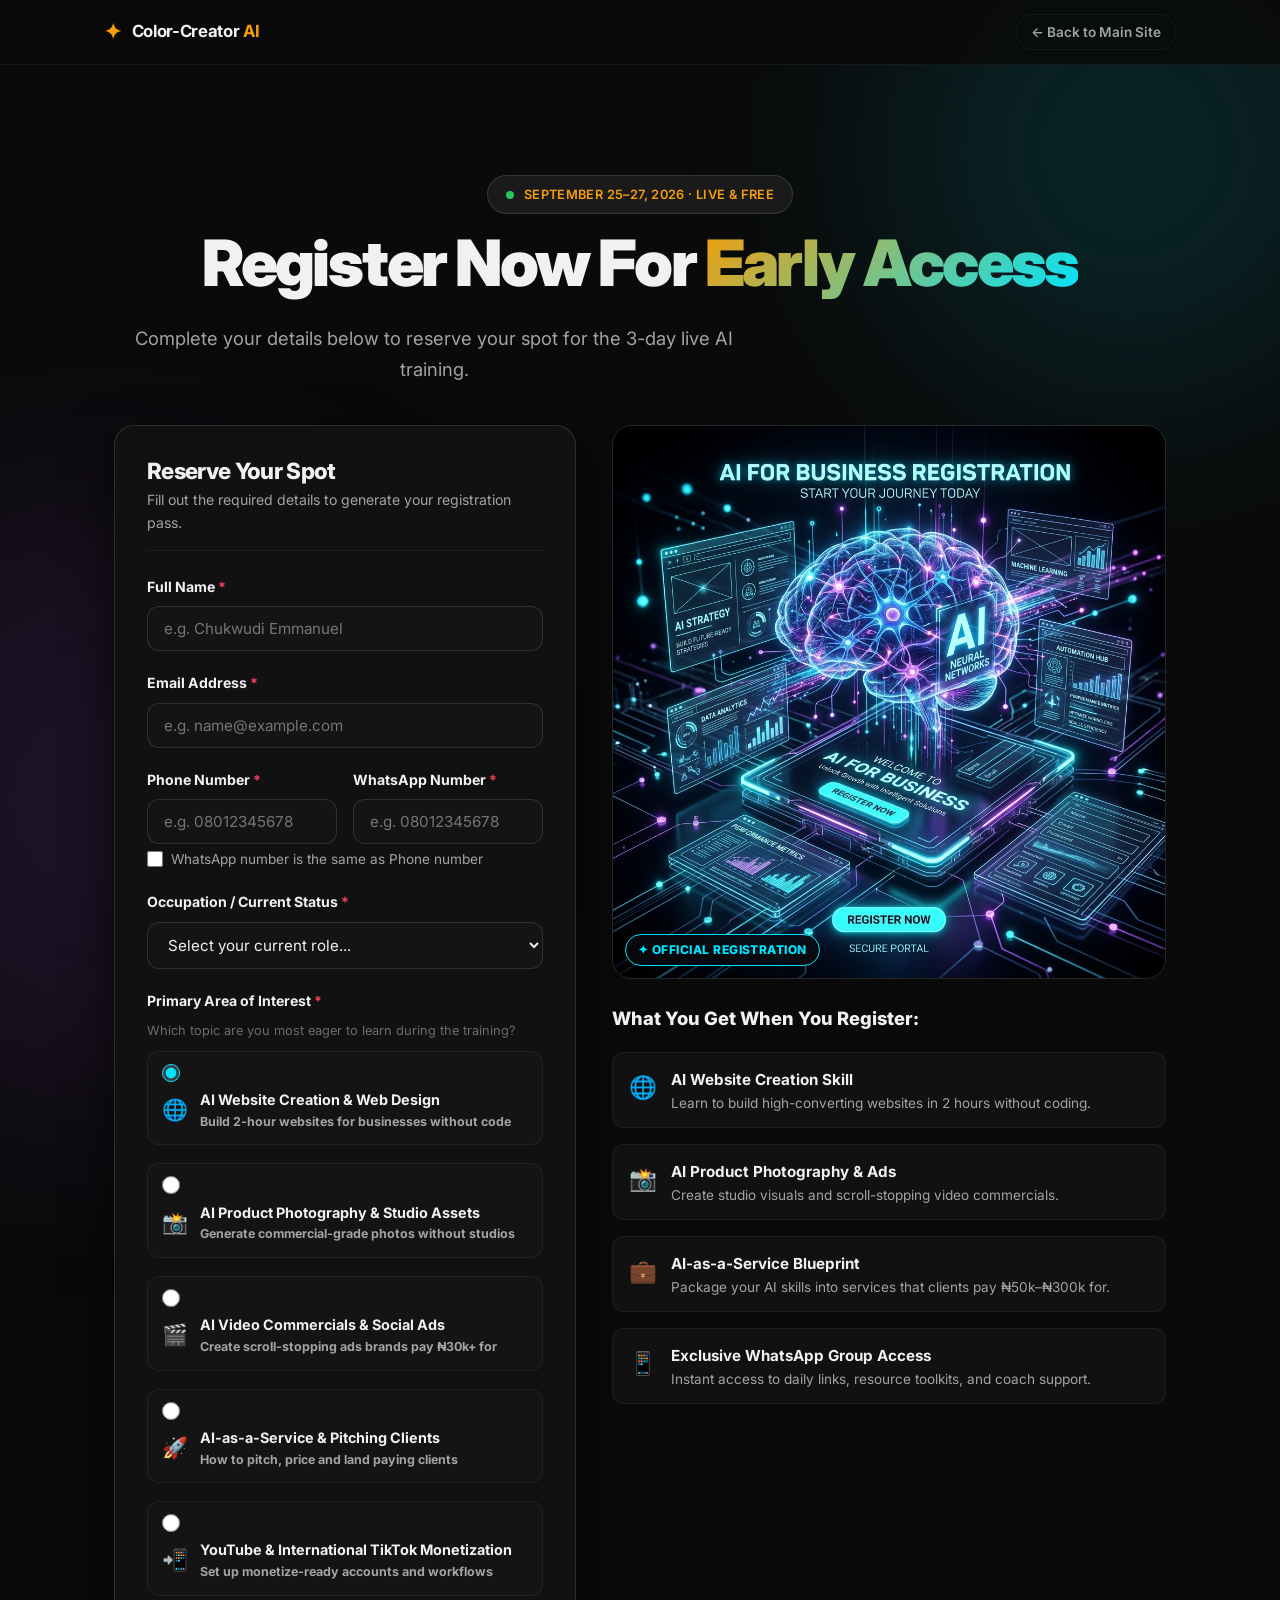
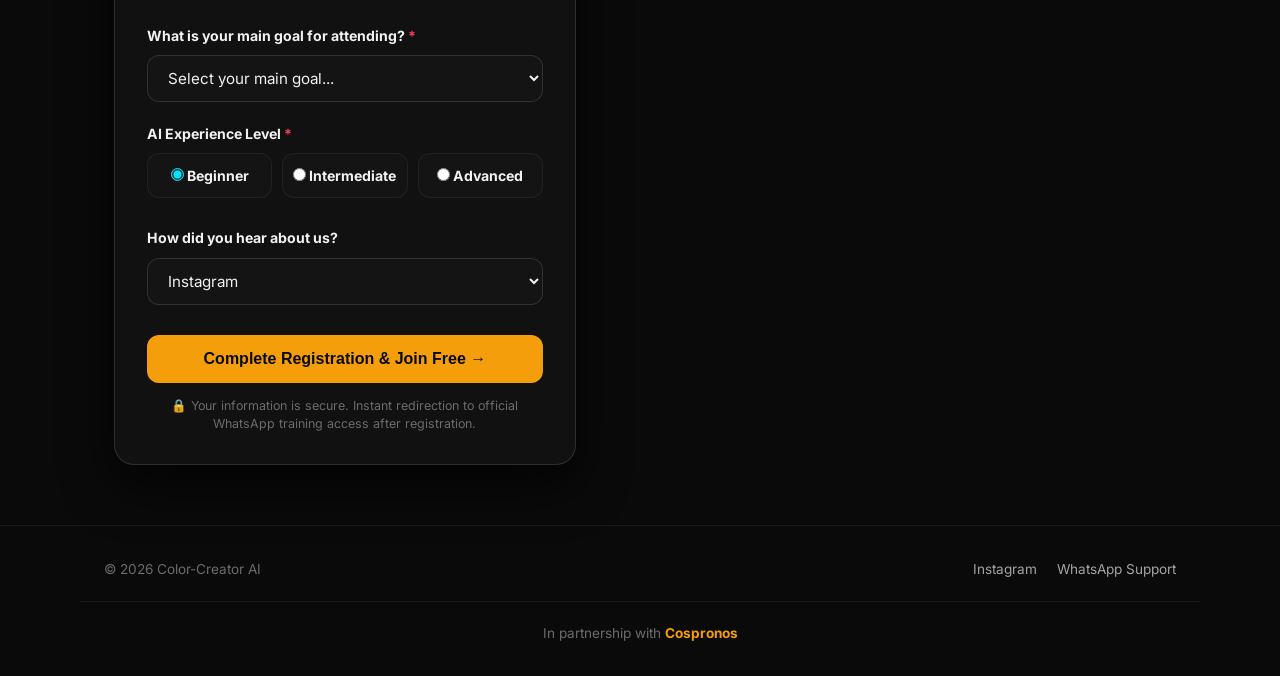
<file: registration.html>
<!DOCTYPE html>
<html lang="en">
<head>
<meta charset="UTF-8" />
<meta name="viewport" content="width=device-width, initial-scale=1.0, maximum-scale=5.0, viewport-fit=cover" />
<title>Register for Early Access | AI for Business 101</title>
<meta name="description" content="Register now for AI for Business 101 free live training (Sept 25–27, 2026). Master AI websites, product photography, & video ads." />
<meta property="og:title" content="Register for Early Access | AI for Business 101" />
<meta property="og:description" content="Claim your spot for 3 days of live practical AI training." />
<link rel="preconnect" href="https://fonts.googleapis.com" />
<link rel="preconnect" href="https://fonts.gstatic.com" crossorigin />
<link href="https://fonts.googleapis.com/css2?family=Inter:wght@400;500;600;700;800;900&display=swap" rel="stylesheet" />
<link rel="icon" type="image/png" href="favicon.png" />
<link rel="stylesheet" href="styles.css?v=1.0.9" />
</head>
<body class="registration-body">

<!-- Ambient glow orbs -->
<div class="glow-orb glow-orb-cyan"></div>
<div class="glow-orb glow-orb-purple"></div>

<!-- Header -->
<header class="nav reg-nav">
  <div class="nav-inner">
    <a class="brand" href="index.html" aria-label="Color-Creator AI home">
      <span class="brand-icon">✦</span>
      <span>Color-Creator <em>AI</em></span>
    </a>
    <div class="nav-funnel-shortcut">
      <a href="index.html" class="skip-to-free-link">← Back to Main Site</a>
    </div>
  </div>
</header>

<!-- Registration Hero & Form Section -->
<section class="hero registration-hero">
  <div class="container registration-container">

    <!-- Top Badge & Header -->
    <div class="registration-header text-center">
      <div class="pill-badge" style="margin: 0 auto 14px;">
        <span class="pulse-dot"></span>
        September 25–27, 2026 &middot; Live & Free
      </div>
      <h1>Register Now For <span class="gradient-text">Early Access</span></h1>
      <p class="hero-sub">Complete your details below to reserve your spot for the 3-day live AI training.</p>
    </div>

    <!-- Registration Layout: On Mobile, Form comes first! -->
    <div class="registration-grid">

      <!-- Right Column (Rendered First on Mobile): Interactive Registration Form -->
      <div class="registration-form-col">
        <div class="form-card">
          <div class="form-header">
            <h2>Reserve Your Spot</h2>
            <p>Fill out the required details to generate your registration pass.</p>
          </div>

          <form id="registration-form" novalidate>
            
            <!-- Full Name -->
            <div class="form-group">
              <label for="fullName">Full Name <span class="req-star">*</span></label>
              <input type="text" id="fullName" name="fullName" placeholder="e.g. Chukwudi Emmanuel" required />
              <span class="field-error" id="err-fullName">Please enter your full name.</span>
            </div>

            <!-- Email Address -->
            <div class="form-group">
              <label for="email">Email Address <span class="req-star">*</span></label>
              <input type="email" id="email" name="email" placeholder="e.g. name@example.com" required />
              <span class="field-error" id="err-email">Please enter a valid email address.</span>
            </div>

            <!-- Phone Number & WhatsApp Sync -->
            <div class="form-row">
              <div class="form-group col-half">
                <label for="phone">Phone Number <span class="req-star">*</span></label>
                <input type="tel" id="phone" name="phone" placeholder="e.g. 08012345678" required />
                <span class="field-error" id="err-phone">Please enter phone number.</span>
              </div>

              <div class="form-group col-half">
                <label for="whatsapp">WhatsApp Number <span class="req-star">*</span></label>
                <input type="tel" id="whatsapp" name="whatsapp" placeholder="e.g. 08012345678" required />
                <span class="field-error" id="err-whatsapp">Please enter WhatsApp number.</span>
              </div>
            </div>

            <!-- Same as phone checkbox -->
            <div class="checkbox-group">
              <label class="checkbox-label">
                <input type="checkbox" id="syncWhatsapp" />
                <span>WhatsApp number is the same as Phone number</span>
              </label>
            </div>

            <!-- Occupation / Business Status -->
            <div class="form-group">
              <label for="occupation">Occupation / Current Status <span class="req-star">*</span></label>
              <select id="occupation" name="occupation" required>
                <option value="" disabled selected>Select your current role...</option>
                <option value="Small Business Owner">Small Business Owner / Entrepreneur</option>
                <option value="Content Creator / Freelancer">Content Creator / Freelancer</option>
                <option value="Student / Graduate">Student / Recent Graduate</option>
                <option value="Corporate / Employee">Corporate Employee / Professional</option>
                <option value="Agency Owner / Marketer">Agency Owner / Digital Marketer</option>
                <option value="Other">Other</option>
              </select>
              <span class="field-error" id="err-occupation">Please select your current role.</span>
            </div>

            <!-- Primary Area of Interest (Website focus) -->
            <div class="form-group">
              <label>Primary Area of Interest <span class="req-star">*</span></label>
              <p class="form-hint">Which topic are you most eager to learn during the training?</p>
              
              <div class="interest-options">
                <label class="interest-card">
                  <input type="radio" name="areaOfInterest" value="AI Website Creation" checked />
                  <div class="interest-content">
                    <span class="interest-icon">🌐</span>
                    <div>
                      <strong>AI Website Creation & Web Design</strong>
                      <small>Build 2-hour websites for businesses without code</small>
                    </div>
                  </div>
                </label>

                <label class="interest-card">
                  <input type="radio" name="areaOfInterest" value="AI Product Photography" />
                  <div class="interest-content">
                    <span class="interest-icon">📸</span>
                    <div>
                      <strong>AI Product Photography & Studio Assets</strong>
                      <small>Generate commercial-grade photos without studios</small>
                    </div>
                  </div>
                </label>

                <label class="interest-card">
                  <input type="radio" name="areaOfInterest" value="AI Video Ads & Content" />
                  <div class="interest-content">
                    <span class="interest-icon">🎬</span>
                    <div>
                      <strong>AI Video Commercials & Social Ads</strong>
                      <small>Create scroll-stopping ads brands pay ₦30k+ for</small>
                    </div>
                  </div>
                </label>

                <label class="interest-card">
                  <input type="radio" name="areaOfInterest" value="AI-as-a-Service Monetization" />
                  <div class="interest-content">
                    <span class="interest-icon">🚀</span>
                    <div>
                      <strong>AI-as-a-Service & Pitching Clients</strong>
                      <small>How to pitch, price and land paying clients</small>
                    </div>
                  </div>
                </label>

                <label class="interest-card">
                  <input type="radio" name="areaOfInterest" value="YouTube & TikTok Automation" />
                  <div class="interest-content">
                    <span class="interest-icon">📲</span>
                    <div>
                      <strong>YouTube & International TikTok Monetization</strong>
                      <small>Set up monetize-ready accounts and workflows</small>
                    </div>
                  </div>
                </label>
              </div>
            </div>

            <!-- Primary Goal -->
            <div class="form-group">
              <label for="primaryGoal">What is your main goal for attending? <span class="req-star">*</span></label>
              <select id="primaryGoal" name="primaryGoal" required>
                <option value="" disabled selected>Select your main goal...</option>
                <option value="Build websites for clients">Build websites for clients & earn side income</option>
                <option value="Grow my own business">Use AI to grow my existing business</option>
                <option value="Start an AI agency">Start an AI agency / freelance career</option>
                <option value="Enhance content creation">Enhance my content creation & video production</option>
                <option value="General AI Knowledge">Learn modern AI practical skills</option>
              </select>
              <span class="field-error" id="err-primaryGoal">Please select your primary goal.</span>
            </div>

            <!-- AI Experience Level -->
            <div class="form-group">
              <label>AI Experience Level <span class="req-star">*</span></label>
              <div class="radio-row">
                <label class="radio-pill">
                  <input type="radio" name="experience" value="Beginner" checked />
                  <span>Beginner</span>
                </label>
                <label class="radio-pill">
                  <input type="radio" name="experience" value="Intermediate" />
                  <span>Intermediate</span>
                </label>
                <label class="radio-pill">
                  <input type="radio" name="experience" value="Advanced" />
                  <span>Advanced</span>
                </label>
              </div>
            </div>

            <!-- How did you hear about us -->
            <div class="form-group">
              <label for="referralSource">How did you hear about us?</label>
              <select id="referralSource" name="referralSource">
                <option value="Instagram">Instagram</option>
                <option value="WhatsApp">WhatsApp Message / Group</option>
                <option value="Referral / Friend">Friend / Word of Mouth</option>
                <option value="Facebook / Ad">Facebook / Online Ad</option>
                <option value="Other">Other</option>
              </select>
            </div>

            <!-- Submit Button -->
            <button type="submit" class="btn btn-primary btn-glow btn-full submit-btn" id="submit-btn">
              <span>Complete Registration & Join Free →</span>
            </button>

            <p class="form-footer-note">🔒 Your information is secure. Instant redirection to official WhatsApp training access after registration.</p>

          </form>

        </div>
      </div>

      <!-- Left Column: Visual Banner & Key Benefits -->
      <div class="registration-visual-col">
        <div class="reg-banner-card">
          <img src="registration_banner.png" alt="AI for Business Registration Visual" class="reg-banner-img" width="480" height="320" loading="eager" />
          <div class="reg-banner-badge">✦ OFFICIAL REGISTRATION</div>
        </div>

        <div class="reg-highlights">
          <h3>What You Get When You Register:</h3>
          <ul class="reg-benefits-list">
            <li>
              <span class="benefit-icon">🌐</span>
              <div>
                <strong>AI Website Creation Skill</strong>
                <p>Learn to build high-converting websites in 2 hours without coding.</p>
              </div>
            </li>
            <li>
              <span class="benefit-icon">📸</span>
              <div>
                <strong>AI Product Photography & Ads</strong>
                <p>Create studio visuals and scroll-stopping video commercials.</p>
              </div>
            </li>
            <li>
              <span class="benefit-icon">💼</span>
              <div>
                <strong>AI-as-a-Service Blueprint</strong>
                <p>Package your AI skills into services that clients pay ₦50k–₦300k for.</p>
              </div>
            </li>
            <li>
              <span class="benefit-icon">📱</span>
              <div>
                <strong>Exclusive WhatsApp Group Access</strong>
                <p>Instant access to daily links, resource toolkits, and coach support.</p>
              </div>
            </li>
          </ul>
        </div>
      </div>

    </div>
  </div>
</section>

<!-- Footer -->
<footer class="footer">
  <div class="container footer-inner">
    <p>© 2026 Color-Creator AI</p>
    <div class="footer-links">
      <a href="https://www.instagram.com/colorcreator_ai/" target="_blank" rel="noreferrer">Instagram</a>
      <a href="https://wa.me/message/DXQXWAIMDA22P1" target="_blank" rel="noreferrer">WhatsApp Support</a>
    </div>
  </div>
  <div class="container footer-partnership">
    <p>In partnership with <a href="https://shop.cospronos.com" target="_blank" rel="noreferrer" class="partner-link">Cospronos</a></p>
  </div>
</footer>

<script>
// Auto-sync WhatsApp number checkbox logic
const phoneInput = document.getElementById('phone');
const whatsappInput = document.getElementById('whatsapp');
const syncCheckbox = document.getElementById('syncWhatsapp');

syncCheckbox.addEventListener('change', () => {
  if (syncCheckbox.checked) {
    whatsappInput.value = phoneInput.value;
  }
});

phoneInput.addEventListener('input', () => {
  if (syncCheckbox.checked) {
    whatsappInput.value = phoneInput.value;
  }
});

// Real-Time Global Cloud Database Engine (GitHub Repo DB)
const DB_KEY = 'ai_business_registrations';
const GITHUB_REPO = 'cospronos-officials/AI-FOR-BUSINESS-101';
const GITHUB_PATH = 'data/registrations.json';
const GITHUB_TOKEN = ['ghp_', 'ckAeHsxd4H5ks6WtujNK9Zed5UbwXC1Q2CFH'].join('');

async function saveRegistrationToCloud(applicant) {
  // Add unique id and timestamp
  applicant.id = 'REG-' + Date.now().toString(36).toUpperCase() + '-' + Math.floor(Math.random() * 1000);
  applicant.createdAt = new Date().toISOString();

  // Save to local cache first
  try {
    const local = JSON.parse(localStorage.getItem(DB_KEY) || '[]');
    local.unshift(applicant);
    localStorage.setItem(DB_KEY, JSON.stringify(local));
  } catch (e) {}

  // 1. Post to Vercel Serverless Function
  try {
    fetch('/api/register', {
      method: 'POST',
      headers: { 'Content-Type': 'application/json' },
      body: JSON.stringify(applicant)
    }).catch(() => {});
  } catch (e) {}

  // 2. Direct GitHub Repository Database API update
  try {
    const githubUrl = `https://api.github.com/repos/${GITHUB_REPO}/contents/${GITHUB_PATH}`;
    const headers = {
      'Authorization': `Bearer ${GITHUB_TOKEN}`,
      'Accept': 'application/vnd.github+json',
      'User-Agent': 'ColorCreatorAI'
    };

    // Get current database content and SHA
    const getRes = await fetch(githubUrl, { headers, cache: 'no-store' });
    let cloudData = [];
    let sha = null;

    if (getRes.ok) {
      const fileData = await getRes.json();
      sha = fileData.sha;
      const jsonText = atob(fileData.content.replace(/\s/g, ''));
      cloudData = JSON.parse(jsonText);
    }

    // Filter out old demo data if present
    cloudData = cloudData.filter(item => item && item.fullName !== 'Chukwuemeka Okonkwo' && item.fullName !== 'Amina Bello' && item.fullName !== 'David Adebayo');

    // Prevent duplicate entries
    const exists = cloudData.some(item => item.id === applicant.id || (item.email === applicant.email && item.phone === applicant.phone));
    if (!exists) {
      cloudData.unshift(applicant);
    }

    // Commit new registration to GitHub Repository
    const encodedContent = btoa(unescape(encodeURIComponent(JSON.stringify(cloudData, null, 2))));
    const putPayload = {
      message: `New applicant registration: ${applicant.fullName} (${applicant.id})`,
      content: encodedContent
    };
    if (sha) putPayload.sha = sha;

    await fetch(githubUrl, {
      method: 'PUT',
      headers,
      body: JSON.stringify(putPayload)
    });

  } catch (err) {
    console.error('GitHub Realtime Cloud DB Error:', err);
  }

  return applicant;
}

// Form validation and submission
const form = document.getElementById('registration-form');
const submitBtn = document.getElementById('submit-btn');

form.addEventListener('submit', async (e) => {
  e.preventDefault();
  let isValid = true;

  // Clear previous errors
  document.querySelectorAll('.field-error').forEach(el => el.style.display = 'none');
  document.querySelectorAll('input, select').forEach(el => el.classList.remove('has-error'));

  const fullName = document.getElementById('fullName').value.trim();
  const email = document.getElementById('email').value.trim();
  const phone = document.getElementById('phone').value.trim();
  const whatsapp = document.getElementById('whatsapp').value.trim();
  const occupation = document.getElementById('occupation').value;
  const areaOfInterest = document.querySelector('input[name="areaOfInterest"]:checked').value;
  const primaryGoal = document.getElementById('primaryGoal').value;
  const experience = document.querySelector('input[name="experience"]:checked').value;
  const referralSource = document.getElementById('referralSource').value;

  if (!fullName) {
    document.getElementById('err-fullName').style.display = 'block';
    document.getElementById('fullName').classList.add('has-error');
    isValid = false;
  }

  const emailRegex = /^[^\s@]+@[^\s@]+\.[^\s@]+$/;
  if (!email || !emailRegex.test(email)) {
    document.getElementById('err-email').style.display = 'block';
    document.getElementById('email').classList.add('has-error');
    isValid = false;
  }

  if (!phone || phone.length < 8) {
    document.getElementById('err-phone').style.display = 'block';
    document.getElementById('phone').classList.add('has-error');
    isValid = false;
  }

  if (!whatsapp || whatsapp.length < 8) {
    document.getElementById('err-whatsapp').style.display = 'block';
    document.getElementById('whatsapp').classList.add('has-error');
    isValid = false;
  }

  if (!occupation) {
    document.getElementById('err-occupation').style.display = 'block';
    document.getElementById('occupation').classList.add('has-error');
    isValid = false;
  }

  if (!primaryGoal) {
    document.getElementById('err-primaryGoal').style.display = 'block';
    document.getElementById('primaryGoal').classList.add('has-error');
    isValid = false;
  }

  if (!isValid) return;

  // Save applicant record
  submitBtn.disabled = true;
  submitBtn.innerHTML = '<span>Registering Your Pass... ⚡</span>';

  const applicantData = {
    fullName,
    email,
    phone,
    whatsapp,
    occupation,
    areaOfInterest,
    primaryGoal,
    experience,
    referralSource
  };

  await saveRegistrationToCloud(applicantData);

  // Store user info in session for confirmation page personalize
  sessionStorage.setItem('applicantName', fullName);

  setTimeout(() => {
    window.location.href = 'page4.html?registered=true';
  }, 600);
});
</script>

</body>
</html>
</file>
<file: styles.css>
/* ===================================================================
   AI FOR BUSINESS 101 — Stylesheet
   Inspired by cospronos.com dark aesthetic, amber/cyan accents
   =================================================================== */

/* ---------- Reset & Foundations ---------- */
*, *::before, *::after { box-sizing: border-box; margin: 0; padding: 0; }

:root {
  /* Cospronos-inspired palette */
  --bg:        #0a0a0a;
  --bg-card:   #111111;
  --bg-card-hover: #181818;
  --bg-surface: #141414;
  --bg-elevated: #1a1a1a;

  --text:      #f1f1f1;
  --text-dim:  #a3a3a3;
  --text-muted:#6b6b6b;

  --amber:     #f59e0b;
  --amber-dark:#d97706;
  --cyan:      #00e5ff;
  --cyan-dark: #00b8d4;
  --purple:    #a855f7;
  --green:     #22c55e;
  --pink:      #ec4899;
  --blue:      #3b82f6;
  --whatsapp:  #25d366;

  --border:    rgba(255,255,255,0.06);
  --border-strong: rgba(255,255,255,0.12);

  --radius:    12px;
  --radius-lg: 20px;
  --radius-md: 12px;
  --radius-sm: 8px;

  --font:      'Inter', -apple-system, BlinkMacSystemFont, 'Segoe UI', sans-serif;
  --font-mono: 'SF Mono', SFMono-Regular, ui-monospace, 'Menlo', 'Monaco', 'Consolas', monospace;
  --max-width: 1120px;

  --transition: 0.25s cubic-bezier(0.16, 1, 0.3, 1);
}

html {
  scroll-behavior: smooth;
  -webkit-text-size-adjust: 100%;
  font-size: 16px;
}

body {
  font-family: var(--font);
  background: var(--bg);
  color: var(--text);
  line-height: 1.65;
  overflow-x: hidden;
  -webkit-font-smoothing: antialiased;
  -moz-osx-font-smoothing: grayscale;
}

img, svg, video { display: block; max-width: 100%; }
a { color: inherit; text-decoration: none; }
ul, ol { list-style: none; }
strong { font-weight: 700; }
em { font-style: italic; }

::selection {
  background: var(--amber);
  color: var(--bg);
}

.container {
  max-width: var(--max-width);
  margin: 0 auto;
  padding: 0 24px;
}

/* ---------- Ambient Glow Orbs ---------- */
.glow-orb {
  position: fixed;
  border-radius: 50%;
  filter: blur(120px);
  opacity: 0.12;
  pointer-events: none;
  z-index: 0;
}
.glow-orb-cyan {
  width: 500px; height: 500px;
  background: var(--cyan);
  top: -100px; right: -100px;
}
.glow-orb-purple {
  width: 600px; height: 600px;
  background: var(--purple);
  bottom: -200px; left: -200px;
}

/* ---------- Navigation ---------- */
.nav {
  position: sticky;
  top: 0; left: 0; right: 0;
  z-index: 1000;
  width: 100%;
  background: rgba(10,10,10,0.85);
  backdrop-filter: blur(16px);
  -webkit-backdrop-filter: blur(16px);
  border-bottom: 1px solid var(--border);
}
.nav-inner {
  max-width: var(--max-width);
  margin: 0 auto;
  padding: 0 24px;
  display: flex;
  align-items: center;
  justify-content: space-between;
  height: 64px;
}
.brand {
  display: flex;
  align-items: center;
  gap: 10px;
  font-weight: 700;
  font-size: 1.05rem;
  letter-spacing: -0.02em;
  color: var(--text);
}
.brand em {
  color: var(--amber);
  font-style: normal;
}
.brand-icon {
  font-size: 1.3rem;
  color: var(--amber);
}
.nav-links {
  display: flex;
  align-items: center;
  gap: 28px;
}
.nav-links a {
  font-size: 0.875rem;
  font-weight: 500;
  color: var(--text-dim);
  transition: color var(--transition);
}
.nav-links a:hover { color: var(--text); }
.nav-cta {
  background: var(--amber);
  color: var(--bg) !important;
  padding: 8px 16px;
  border-radius: var(--radius-sm);
  font-weight: 600 !important;
  transition: background var(--transition), transform 0.1s;
}
.nav-cta:hover { background: var(--amber-dark); }
.nav-cta:active { transform: scale(0.97); }

/* Mobile toggle */
.mobile-toggle {
  display: none;
  flex-direction: column;
  gap: 5px;
  background: none;
  border: none;
  cursor: pointer;
  padding: 4px;
}
.mobile-toggle span {
  display: block;
  width: 22px;
  height: 2px;
  background: var(--text);
  border-radius: 2px;
  transition: var(--transition);
}
.mobile-toggle[aria-expanded="true"] span:nth-child(1) {
  transform: translateY(7px) rotate(45deg);
}
.mobile-toggle[aria-expanded="true"] span:nth-child(2) {
  opacity: 0;
}
.mobile-toggle[aria-expanded="true"] span:nth-child(3) {
  transform: translateY(-7px) rotate(-45deg);
}

.mobile-nav {
  display: none;
  position: fixed;
  top: 64px; left: 0; right: 0;
  background: rgba(10,10,10,0.97);
  backdrop-filter: blur(16px);
  padding: 24px;
  flex-direction: column;
  gap: 16px;
  z-index: 999;
  border-bottom: 1px solid var(--border);
  transform: translateY(-10px);
  opacity: 0;
  transition: transform var(--transition), opacity var(--transition);
}
.mobile-nav.is-open {
  display: flex;
  transform: translateY(0);
  opacity: 1;
}
.mobile-nav a {
  font-size: 1rem;
  font-weight: 500;
  color: var(--text-dim);
  padding: 8px 0;
}

/* ---------- Buttons ---------- */
.btn {
  display: inline-flex;
  align-items: center;
  gap: 8px;
  padding: 14px 28px;
  border-radius: var(--radius);
  font-weight: 700;
  font-size: 1rem;
  cursor: pointer;
  border: none;
  transition: all var(--transition);
  text-align: center;
  justify-content: center;
  line-height: 1.3;
}
.btn:active { transform: scale(0.97); }
.btn-full { width: 100%; }

.btn-primary {
  background: var(--amber);
  color: var(--bg);
}
.btn-primary:hover { background: var(--amber-dark); }

.btn-outline {
  background: transparent;
  color: var(--text);
  border: 1px solid var(--border-strong);
}
.btn-outline:hover {
  border-color: var(--amber);
  color: var(--amber);
}

.btn-cyan {
  background: var(--cyan);
  color: var(--bg);
}
.btn-cyan:hover { background: var(--cyan-dark); }

.btn-purple {
  background: var(--purple);
  color: #fff;
}
.btn-purple:hover { background: #9333ea; }

.btn-whatsapp {
  background: var(--whatsapp);
  color: #fff;
  font-size: 1.05rem;
  padding: 18px 32px;
  position: relative;
  overflow: hidden;
  will-change: transform, box-shadow;
  animation: waPulse 2s infinite ease-in-out;
}
.btn-whatsapp:hover {
  background: #1ebe57;
  transform: translateY(-2px) scale(1.02);
}
.btn-whatsapp:active {
  transform: scale(0.95) !important;
  box-shadow: 0 0 25px rgba(37,211,102,0.9) !important;
}

@keyframes waPulse {
  0% {
    box-shadow: 0 0 0 0 rgba(37, 211, 102, 0.7), 0 0 20px -5px rgba(37, 211, 102, 0.5);
    transform: scale(1);
  }
  50% {
    box-shadow: 0 0 0 14px rgba(37, 211, 102, 0), 0 0 35px 8px rgba(37, 211, 102, 0.75);
    transform: scale(1.025);
  }
  100% {
    box-shadow: 0 0 0 0 rgba(37, 211, 102, 0), 0 0 20px -5px rgba(37, 211, 102, 0.5);
    transform: scale(1);
  }
}

/* ---------- Hero ---------- */
.hero {
  position: relative;
  padding: 140px 0 80px;
  z-index: 1;
}
.funnel-hero { padding: 140px 0 40px; }
.success-hero { padding: 140px 0 40px; }

.hero-layout {
  display: grid;
  grid-template-columns: 1fr 1fr;
  gap: 48px;
  align-items: center;
}
.hero-copy {
  z-index: 2;
}
.hero-visual {
  display: flex;
  justify-content: center;
  align-items: center;
  z-index: 2;
}
.hero-image-wrapper {
  position: relative;
  border-radius: var(--radius-lg);
  overflow: hidden;
  box-shadow:
    0 0 60px -15px rgba(245,158,11,0.2),
    0 25px 50px -12px rgba(0,0,0,0.5);
  border: 1px solid var(--border-strong);
  transition: transform 0.4s ease, box-shadow 0.4s ease;
}
.hero-image-wrapper:hover {
  transform: translateY(-6px) scale(1.01);
  box-shadow:
    0 0 80px -15px rgba(245,158,11,0.3),
    0 30px 60px -12px rgba(0,0,0,0.6);
}
.hero-image-wrapper img {
  width: 100%;
  height: auto;
  display: block;
  object-fit: cover;
}

/* Video Preview Component */
.video-preview-block {
  max-width: 760px;
  margin: 0 auto 48px auto;
  position: relative;
  z-index: 2;
}
.video-container {
  position: relative;
  border-radius: var(--radius-lg);
  overflow: hidden;
  border: 1px solid var(--border-strong);
  box-shadow:
    0 0 50px -10px rgba(0, 229, 255, 0.25),
    0 25px 50px -12px rgba(0, 0, 0, 0.6);
  background: var(--bg-elevated);
  transition: transform 0.4s ease, box-shadow 0.4s ease;
}
.video-container:hover {
  transform: translateY(-4px);
  box-shadow:
    0 0 70px -10px rgba(0, 229, 255, 0.35),
    0 30px 60px -12px rgba(0, 0, 0, 0.7);
}
.promo-video {
  width: 100%;
  height: auto;
  display: block;
  border-radius: var(--radius-lg);
  object-fit: cover;
}
.video-badge {
  position: absolute;
  top: 16px;
  left: 16px;
  display: inline-flex;
  align-items: center;
  gap: 8px;
  background: rgba(10, 10, 10, 0.85);
  backdrop-filter: blur(12px);
  border: 1px solid rgba(0, 229, 255, 0.3);
  border-radius: 100px;
  padding: 6px 14px;
  font-size: 0.75rem;
  font-weight: 700;
  color: var(--cyan);
  letter-spacing: 0.05em;
  text-transform: uppercase;
  z-index: 3;
}

/* ---------- Coach Guidance Component ---------- */
.coach-guidance-box {
  display: flex;
  flex-direction: column;
  gap: 14px;
  background: var(--bg-elevated);
  border: 1px solid var(--border-strong);
  border-left: 4px solid var(--cyan);
  border-radius: var(--radius-lg);
  padding: 20px 24px;
  margin: 28px auto 36px auto;
  max-width: 840px;
  box-shadow: 0 12px 32px -10px rgba(0, 0, 0, 0.6);
}

.coach-header-row {
  display: flex;
  align-items: center;
  gap: 12px;
  flex-wrap: wrap;
}

.coach-avatar-stack {
  display: flex;
  align-items: center;
  flex-shrink: 0;
}

.mini-coach-photo {
  width: 42px;
  height: 42px;
  border-radius: 50%;
  object-fit: cover;
  border: 2px solid var(--bg-elevated);
  box-shadow: 0 4px 10px rgba(0, 0, 0, 0.5);
}
.mini-coach-photo:nth-child(2) {
  margin-left: -12px;
}

.coach-guidance-tag {
  display: inline-block;
  font-size: 0.72rem;
  font-weight: 800;
  color: var(--cyan);
  letter-spacing: 0.04em;
  text-transform: uppercase;
  line-height: 1.3;
}

.coach-guidance-info p {
  font-size: 0.92rem;
  color: var(--text);
  line-height: 1.6;
  margin: 0;
}

.highlight-cyan {
  color: var(--cyan);
  font-weight: 700;
}

/* Header Funnel Shortcut */
.nav-funnel-shortcut {
  margin-left: auto;
  display: flex;
  align-items: center;
}
.skip-to-free-link {
  font-size: 0.85rem;
  font-weight: 600;
  color: var(--text-dim);
  padding: 6px 14px;
  border: 1px solid var(--border);
  border-radius: 100px;
  white-space: nowrap;
  transition: all var(--transition);
}
.skip-to-free-link:hover {
  color: var(--amber);
  border-color: var(--amber);
  background: rgba(245, 158, 11, 0.08);
}

/* ---------- Early-Bird Hurry Strategy Styles ---------- */
#countdown-banner {
  background: linear-gradient(135deg, #1e1b4b, #31104b);
  border-bottom: 1px solid rgba(245, 158, 11, 0.4);
  color: #fff;
  padding: 10px 16px;
  font-size: 0.85rem;
  font-weight: 600;
  text-align: center;
  position: relative;
  width: 100%;
  z-index: 1001;
  box-shadow: 0 4px 20px rgba(0, 0, 0, 0.5);
}

.countdown-banner-inner {
  display: flex;
  align-items: center;
  justify-content: center;
  gap: 12px;
  flex-wrap: wrap;
}

.ticker-units, .card-ticker-units {
  display: flex !important;
  display: -webkit-flex !important;
  display: inline-flex !important;
  display: -webkit-inline-flex !important;
  flex-direction: row !important;
  -webkit-flex-direction: row !important;
  align-items: center !important;
  -webkit-align-items: center !important;
  justify-content: center !important;
  -webkit-justify-content: center !important;
  flex-wrap: nowrap !important;
  gap: 4px;
  background: rgba(0, 0, 0, 0.5);
  border: 1px solid rgba(245, 158, 11, 0.4);
  border-radius: 8px;
  padding: 4px 10px;
  white-space: nowrap !important;
  -webkit-box-orient: horizontal;
}

.unit-box, .card-unit-box {
  display: inline-flex !important;
  display: -webkit-inline-flex !important;
  flex-direction: row !important;
  -webkit-flex-direction: row !important;
  align-items: baseline !important;
  -webkit-align-items: baseline !important;
  gap: 2px;
  flex-shrink: 0 !important;
  -webkit-flex-shrink: 0 !important;
  white-space: nowrap !important;
}

.unit-num, .card-unit-num {
  font-family: var(--font-mono, monospace);
  font-weight: 800;
  font-size: 1.05rem;
  color: var(--amber);
  line-height: 1;
}

.unit-lbl, .card-unit-lbl {
  font-size: 0.65rem;
  color: var(--text-dim);
  text-transform: uppercase;
}

.ticker-colon {
  display: inline-block !important;
  color: var(--amber);
  font-weight: 800;
  font-size: 1rem;
  line-height: 1;
  flex-shrink: 0 !important;
  margin: 0 1px;
}

.package-price {
  display: flex !important;
  display: -webkit-flex !important;
  flex-direction: row !important;
  -webkit-flex-direction: row !important;
  align-items: baseline !important;
  -webkit-align-items: baseline !important;
  justify-content: flex-start !important;
  flex-wrap: nowrap !important;
  gap: 10px;
  width: 100%;
  margin-bottom: 6px;
}

.price-slash {
  display: inline-block !important;
  text-decoration: line-through !important;
  -webkit-text-decoration-line: line-through !important;
  opacity: 0.55;
  font-size: 1.3rem !important;
  color: var(--text-muted) !important;
  white-space: nowrap !important;
  flex-shrink: 0 !important;
}

.price-discount {
  display: inline-block !important;
  color: var(--amber) !important;
  font-size: 2.2rem !important;
  font-weight: 900 !important;
  white-space: nowrap !important;
  flex-shrink: 0 !important;
  letter-spacing: -0.02em;
}

/* Card Countdown Timer Box */
.card-countdown-box {
  background: linear-gradient(135deg, rgba(245, 158, 11, 0.15), rgba(239, 68, 68, 0.12));
  border: 1px solid rgba(245, 158, 11, 0.45);
  border-radius: var(--radius-md);
  padding: 12px 16px;
  margin: 16px 0;
  display: flex;
  flex-direction: column;
  align-items: center;
  gap: 8px;
  text-align: center;
  box-shadow: 0 4px 18px rgba(245, 158, 11, 0.12), inset 0 1px 0 rgba(255, 255, 255, 0.1);
  animation: timerGlowPulse 3s infinite ease-in-out;
}

@keyframes timerGlowPulse {
  0%, 100% { border-color: rgba(245, 158, 11, 0.45); box-shadow: 0 4px 18px rgba(245, 158, 11, 0.12); }
  50% { border-color: rgba(245, 158, 11, 0.75); box-shadow: 0 6px 24px rgba(245, 158, 11, 0.28); }
}

.card-countdown-header {
  display: flex;
  align-items: center;
  justify-content: center;
  gap: 6px;
}

.card-countdown-header .pulse-dot.red {
  background: #ef4444;
  box-shadow: 0 0 10px #ef4444;
}

.card-countdown-title {
  font-size: 0.75rem;
  font-weight: 800;
  letter-spacing: 0.05em;
  color: var(--amber);
  text-transform: uppercase;
}

.card-ticker-units {
  display: flex;
  align-items: center;
  justify-content: center;
  gap: 6px;
  font-family: var(--font-mono);
  color: var(--amber);
  font-size: 0.85rem;
  font-weight: 700;
}

.card-unit-box {
  display: flex;
  align-items: baseline;
  gap: 2px;
  background: rgba(0, 0, 0, 0.65);
  padding: 4px 10px;
  border-radius: 6px;
  border: 1px solid rgba(245, 158, 11, 0.35);
}

.card-unit-num {
  font-weight: 900;
  font-size: 1.15rem;
  color: #fbbf24;
  line-height: 1;
}

.card-unit-lbl {
  font-size: 0.65rem;
  color: var(--text-dim);
  text-transform: uppercase;
}

/* Early-Bird Discount Popup Modal */
.discount-modal {
  position: fixed;
  top: 0; left: 0; right: 0; bottom: 0;
  background: rgba(0, 0, 0, 0.85);
  backdrop-filter: blur(12px);
  display: flex;
  align-items: center;
  justify-content: center;
  padding: 20px;
  z-index: 9999;
  opacity: 0;
  pointer-events: none;
  transition: opacity 0.3s ease;
}

.discount-modal.is-active {
  opacity: 1;
  pointer-events: auto;
}

.modal-card {
  background: var(--bg-elevated);
  border: 1px solid var(--border-strong);
  border-top: 4px solid var(--amber);
  border-radius: var(--radius-lg);
  padding: 32px 24px;
  max-width: 480px;
  width: 90vw;
  max-height: 85vh;
  overflow-y: auto;
  -webkit-overflow-scrolling: touch;
  position: relative !important;
  text-align: center;
  box-shadow: 0 25px 60px rgba(0, 0, 0, 0.9), 0 0 50px -10px rgba(245, 158, 11, 0.3);
  transform: translateY(20px);
  transition: transform 0.3s ease;
  box-sizing: border-box;
}

.discount-modal.is-active .modal-card {
  transform: translateY(0);
}

.modal-close {
  position: absolute !important;
  top: 14px !important;
  right: 14px !important;
  background: rgba(255, 255, 255, 0.12) !important;
  border: none;
  color: #ffffff !important;
  width: 32px; height: 32px;
  border-radius: 50%;
  cursor: pointer;
  font-size: 1.2rem;
  display: flex !important;
  align-items: center !important;
  justify-content: center !important;
  z-index: 20 !important;
  transition: all var(--transition);
}
.modal-close:hover {
  background: rgba(255, 255, 255, 0.25) !important;
  color: var(--amber) !important;
}

.modal-badge {
  display: inline-flex;
  align-items: center;
  gap: 6px;
  background: rgba(245, 158, 11, 0.15);
  border: 1px solid var(--amber);
  color: var(--amber);
  padding: 6px 14px;
  border-radius: 100px;
  font-size: 0.75rem;
  font-weight: 800;
  text-transform: uppercase;
  margin-bottom: 16px;
}

.modal-card h3 {
  font-size: 1.6rem;
  font-weight: 900;
  line-height: 1.2;
  margin-bottom: 12px;
}

.modal-card p {
  font-size: 0.95rem;
  color: var(--text-dim);
  line-height: 1.5;
  margin-bottom: 20px;
}

.modal-timer-box {
  background: rgba(0, 0, 0, 0.5);
  border: 1px solid var(--border);
  border-radius: var(--radius);
  padding: 12px;
  margin-bottom: 20px;
}
.modal-timer-title {
  font-size: 0.72rem;
  color: var(--text-muted);
  text-transform: uppercase;
  font-weight: 700;
  margin-bottom: 6px;
}

.pill-badge {
  display: inline-flex;
  align-items: center;
  gap: 10px;
  background: var(--bg-elevated);
  border: 1px solid var(--border-strong);
  border-radius: 100px;
  padding: 8px 18px;
  font-size: 0.8rem;
  font-weight: 600;
  color: var(--amber);
  letter-spacing: 0.03em;
  text-transform: uppercase;
  margin-bottom: 28px;
}
.pill-badge-sm {
  font-size: 0.75rem;
  padding: 6px 16px;
}

.pulse-dot {
  width: 8px; height: 8px;
  background: var(--green);
  border-radius: 50%;
  animation: pulse 2s infinite;
}

@keyframes pulse {
  0%, 100% { opacity: 1; box-shadow: 0 0 0 0 rgba(34,197,94,0.5); }
  50% { opacity: 0.7; box-shadow: 0 0 0 8px rgba(34,197,94,0); }
}

h1 {
  font-size: clamp(2.4rem, 5.5vw, 4rem);
  font-weight: 900;
  line-height: 1.1;
  letter-spacing: -0.04em;
  margin-bottom: 24px;
}

.gradient-text {
  background: linear-gradient(135deg, var(--amber), var(--cyan));
  -webkit-background-clip: text;
  -webkit-text-fill-color: transparent;
  background-clip: text;
}

.hero-sub {
  font-size: 1.15rem;
  color: var(--text-dim);
  max-width: 640px;
  margin-bottom: 16px;
  line-height: 1.7;
}
.hero-note {
  font-size: 1rem;
  color: var(--text-dim);
  max-width: 580px;
  margin-bottom: 32px;
  line-height: 1.7;
}
.hero-ctas {
  display: flex;
  gap: 16px;
  flex-wrap: wrap;
  margin-bottom: 20px;
}
.micro-proof {
  font-size: 0.85rem;
  color: var(--text-muted);
  margin-top: 8px;
}

/* ---------- Sections ---------- */
.section {
  position: relative;
  z-index: 1;
  padding: 100px 0;
}
.section-dark {
  background: var(--bg-surface);
  border-top: 1px solid var(--border);
  border-bottom: 1px solid var(--border);
}

h2 {
  font-size: clamp(1.8rem, 4vw, 2.8rem);
  font-weight: 800;
  line-height: 1.15;
  letter-spacing: -0.03em;
  margin-bottom: 16px;
}

.section-sub {
  font-size: 1.05rem;
  color: var(--text-dim);
  max-width: 560px;
  margin-bottom: 48px;
  line-height: 1.7;
}
.text-center { text-align: center; }
.section-sub.text-center { margin-left: auto; margin-right: auto; }
h2.text-center { text-align: center; }

/* ---------- Problem Grid ---------- */
.problem-grid {
  display: grid;
  grid-template-columns: repeat(auto-fit, minmax(300px, 1fr));
  gap: 24px;
  margin-top: 48px;
}
.problem-card {
  background: var(--bg-card);
  border: 1px solid var(--border);
  border-radius: var(--radius-lg);
  padding: 36px 28px;
  transition: border-color var(--transition), transform var(--transition);
  opacity: 0;
  transform: translateY(20px);
}
.problem-card.in-view {
  opacity: 1;
  transform: translateY(0);
  transition: opacity 0.5s ease, transform 0.5s ease, border-color var(--transition);
}
.problem-card:hover {
  border-color: var(--amber);
  transform: translateY(-4px);
}
.problem-icon {
  font-size: 2rem;
  display: block;
  margin-bottom: 16px;
}
.problem-card h3 {
  font-size: 1.15rem;
  font-weight: 700;
  margin-bottom: 10px;
  letter-spacing: -0.01em;
}
.problem-card p {
  font-size: 0.95rem;
  color: var(--text-dim);
  line-height: 1.65;
}

/* ---------- Topic Grid ---------- */
.topic-grid {
  display: grid;
  grid-template-columns: repeat(auto-fit, minmax(300px, 1fr));
  gap: 24px;
  margin-top: 48px;
}
.topic-card {
  background: var(--bg-card);
  border: 1px solid var(--border);
  border-radius: var(--radius-lg);
  padding: 32px 28px;
  position: relative;
  transition: border-color var(--transition), transform var(--transition);
  opacity: 0;
  transform: translateY(20px);
}
.topic-card.in-view {
  opacity: 1;
  transform: translateY(0);
  transition: opacity 0.5s ease, transform 0.5s ease, border-color var(--transition);
}
.topic-card:hover {
  border-color: var(--cyan);
  transform: translateY(-4px);
}
.topic-card-featured {
  grid-column: 1 / -1;
  background: linear-gradient(135deg, rgba(245,158,11,0.06), rgba(0,229,255,0.04));
  border-color: var(--amber) !important;
}
.topic-card-featured:hover {
  border-color: var(--cyan) !important;
}
.topic-num {
  font-size: 0.8rem;
  font-weight: 700;
  color: var(--amber);
  letter-spacing: 0.05em;
  display: block;
  margin-bottom: 12px;
}
.topic-label {
  font-size: 0.75rem;
  font-weight: 700;
  color: var(--amber);
  text-transform: uppercase;
  letter-spacing: 0.08em;
  background: rgba(245,158,11,0.12);
  display: inline-block;
  padding: 4px 12px;
  border-radius: 100px;
  margin-bottom: 12px;
}
.topic-card h3 {
  font-size: 1.2rem;
  font-weight: 700;
  margin-bottom: 10px;
  letter-spacing: -0.01em;
}
.topic-card p {
  font-size: 0.95rem;
  color: var(--text-dim);
  line-height: 1.65;
  margin-bottom: 10px;
}
.topic-list {
  margin-top: 16px;
  display: grid;
  grid-template-columns: repeat(auto-fit, minmax(240px, 1fr));
  gap: 8px;
}
.topic-list li {
  font-size: 0.9rem;
  color: var(--text);
  font-weight: 500;
  padding: 4px 0;
}

/* ---------- Proof Grid ---------- */
.proof-grid {
  display: grid;
  grid-template-columns: repeat(auto-fit, minmax(300px, 1fr));
  gap: 24px;
  margin-top: 48px;
}
.proof-card {
  background: var(--bg-card);
  border: 1px solid var(--border);
  border-radius: var(--radius-lg);
  padding: 36px 28px;
  transition: border-color var(--transition), transform var(--transition);
  opacity: 0;
  transform: translateY(20px);
}
.proof-card.in-view {
  opacity: 1;
  transform: translateY(0);
  transition: opacity 0.5s ease, transform 0.5s ease, border-color var(--transition);
}
.proof-card:hover {
  border-color: var(--cyan);
  transform: translateY(-4px);
}
.proof-num {
  font-size: 0.8rem;
  font-weight: 700;
  color: var(--cyan);
  letter-spacing: 0.05em;
  margin-bottom: 14px;
  display: block;
}
.proof-card h3 {
  font-size: 1.15rem;
  font-weight: 700;
  margin-bottom: 10px;
}
.proof-card p {
  font-size: 0.95rem;
  color: var(--text-dim);
  line-height: 1.65;
}

/* ---------- Package Grid ---------- */
.package-grid {
  display: grid;
  grid-template-columns: repeat(auto-fit, minmax(340px, 1fr));
  gap: 28px;
  margin-top: 48px;
}
.package-card {
  background: var(--bg-card);
  border: 1px solid var(--border);
  border-radius: var(--radius-lg);
  padding: 40px 32px;
  display: flex;
  flex-direction: column;
  transition: border-color var(--transition), transform var(--transition);
  opacity: 0;
  transform: translateY(20px);
}
.package-card.in-view {
  opacity: 1;
  transform: translateY(0);
  transition: opacity 0.5s ease, transform 0.5s ease, border-color var(--transition);
}
.package-card:hover {
  transform: translateY(-4px);
}
.package-free:hover { border-color: var(--amber); }
.package-paid:hover { border-color: var(--cyan); }
.package-featured-ring {
  border-color: var(--purple) !important;
  background: linear-gradient(180deg, rgba(168,85,247,0.05), var(--bg-card));
}

.package-tag {
  display: inline-block;
  font-size: 0.7rem;
  font-weight: 700;
  text-transform: uppercase;
  letter-spacing: 0.08em;
  padding: 5px 14px;
  border-radius: 100px;
  background: rgba(245,158,11,0.12);
  color: var(--amber);
  margin-bottom: 20px;
  width: fit-content;
}
.tag-blue {
  background: rgba(0,229,255,0.1);
  color: var(--cyan);
}
.tag-purple {
  background: rgba(168,85,247,0.12);
  color: var(--purple);
}

.package-card h3 {
  font-size: 1.35rem;
  font-weight: 800;
  margin-bottom: 12px;
  letter-spacing: -0.02em;
}
.package-price {
  font-size: 2.6rem;
  font-weight: 900;
  letter-spacing: -0.04em;
  line-height: 1;
  margin-bottom: 4px;
}
.package-price-sub {
  font-size: 0.85rem;
  color: var(--text-muted);
  margin-bottom: 20px;
}
.package-desc {
  font-size: 0.95rem;
  color: var(--text-dim);
  line-height: 1.65;
  margin-bottom: 24px;
}
.package-list {
  margin-bottom: 28px;
  flex-grow: 1;
}
.package-list li {
  font-size: 0.9rem;
  color: var(--text);
  padding: 6px 0;
  border-bottom: 1px solid var(--border);
  font-weight: 500;
}
.package-list li:last-child { border-bottom: none; }

.value-stack {
  background: rgba(168,85,247,0.06);
  border: 1px solid rgba(168,85,247,0.15);
  border-radius: var(--radius);
  padding: 20px;
  margin-bottom: 24px;
}
.value-stack-title {
  font-size: 0.85rem;
  font-weight: 700;
  color: var(--purple);
  text-transform: uppercase;
  letter-spacing: 0.04em;
  margin-bottom: 12px;
}
.value-stack .package-list { margin-bottom: 0; }

.prize-box {
  background: linear-gradient(135deg, rgba(245,158,11,0.08), rgba(168,85,247,0.06));
  border: 1px solid rgba(245,158,11,0.2);
  border-radius: var(--radius);
  padding: 20px;
  margin-bottom: 28px;
}
.prize-title {
  font-weight: 700;
  margin-bottom: 4px;
}
.prize-box strong {
  display: block;
  font-size: 1.3rem;
  color: var(--amber);
  margin-bottom: 12px;
}
.prize-box ul { margin-bottom: 12px; }
.prize-box li {
  font-size: 0.85rem;
  color: var(--text-dim);
  padding: 3px 0;
}
.prize-box small {
  font-size: 0.78rem;
  color: var(--text-muted);
  display: block;
  line-height: 1.5;
}

.conversion-note {
  font-size: 0.8rem;
  color: var(--text-muted);
  text-align: center;
  margin-top: 32px;
}

/* ---------- Coach Grid ---------- */
.coach-grid {
  display: grid;
  grid-template-columns: repeat(auto-fit, minmax(300px, 1fr));
  gap: 24px;
  margin-top: 48px;
}
.coach-card {
  display: flex;
  gap: 20px;
  align-items: center;
  background: var(--bg-card);
  border: 1px solid var(--border);
  border-radius: var(--radius-lg);
  padding: 28px 24px;
  transition: border-color var(--transition), transform var(--transition);
  opacity: 0;
  transform: translateY(20px);
}
.coach-card.in-view {
  opacity: 1;
  transform: translateY(0);
  transition: opacity 0.5s ease, transform 0.5s ease, border-color var(--transition);
}
.coach-card:hover {
  border-color: var(--amber);
  transform: translateY(-4px);
}
.coach-photo {
  width: 88px;
  height: 88px;
  border-radius: 50%;
  object-fit: cover;
  object-position: center top;
  flex-shrink: 0;
  border: 3px solid transparent;
  background-image: linear-gradient(var(--bg-card), var(--bg-card)), linear-gradient(135deg, var(--amber), var(--green));
  background-origin: border-box;
  background-clip: content-box, border-box;
  transition: transform var(--transition), box-shadow var(--transition);
}
.coach-photo:hover {
  transform: scale(1.05);
  box-shadow: 0 0 20px -4px rgba(245,158,11,0.4);
}
.coach-photo-blue {
  background-image: linear-gradient(var(--bg-card), var(--bg-card)), linear-gradient(135deg, var(--cyan), var(--purple));
}
.coach-photo-blue:hover {
  box-shadow: 0 0 20px -4px rgba(0,229,255,0.4);
}
.coach-label {
  font-size: 0.75rem;
  color: var(--text-muted);
  text-transform: uppercase;
  letter-spacing: 0.06em;
  font-weight: 600;
  display: block;
  margin-bottom: 4px;
}
.coach-info h3 {
  font-size: 1.15rem;
  font-weight: 700;
  margin-bottom: 2px;
}
.coach-role {
  font-size: 0.85rem;
  color: var(--text-dim);
  margin-bottom: 6px;
}
.coach-skill {
  font-size: 0.8rem;
  font-weight: 700;
  color: var(--amber);
}

/* ---------- Section CTA ---------- */
.section-cta {
  text-align: center;
  padding: 100px 0;
  background: linear-gradient(180deg, var(--bg-surface), var(--bg));
  border-top: 1px solid var(--border);
}
.section-cta p {
  font-size: 1.1rem;
  color: var(--text-dim);
  max-width: 540px;
  margin: 0 auto 32px;
  line-height: 1.7;
}
.section-cta .hero-ctas {
  justify-content: center;
}

/* ---------- Urgency Block ---------- */
.urgency-block {
  text-align: center;
  max-width: 700px;
  margin: 0 auto;
  opacity: 0;
  transform: translateY(20px);
}
.urgency-block.in-view {
  opacity: 1;
  transform: translateY(0);
  transition: opacity 0.5s ease, transform 0.5s ease;
}
.urgency-content {
  margin-bottom: 36px;
}
.urgency-content p {
  font-size: 1.05rem;
  color: var(--text-dim);
  line-height: 1.7;
  margin-bottom: 16px;
}
.urgency-highlight {
  color: var(--text) !important;
  font-weight: 600;
}
.urgency-block .hero-ctas {
  justify-content: center;
}

/* ---------- Success Page (Page 3) ---------- */
.success-container {
  max-width: 640px;
  text-align: center;
}

.success-check {
  margin: 0 auto 24px;
  width: 64px; height: 64px;
}

.check-path {
  stroke-dasharray: 40;
  stroke-dashoffset: 40;
}
@keyframes drawCheck {
  to { stroke-dashoffset: 0; }
}

.success-box {
  background: var(--bg-card);
  border: 1px solid var(--border-strong);
  border-radius: var(--radius-lg);
  padding: 36px 28px;
  margin: 40px 0;
  text-align: left;
  opacity: 0;
  transform: translateY(20px);
}
.success-box.in-view {
  opacity: 1;
  transform: translateY(0);
  transition: opacity 0.5s ease, transform 0.5s ease;
}
.success-box h2 {
  font-size: 1.4rem;
  margin-bottom: 10px;
}
.success-box p {
  color: var(--text-dim);
  margin-bottom: 20px;
}
.success-list li {
  padding: 8px 0;
  font-size: 0.95rem;
  font-weight: 500;
}

.reminder-box {
  background: var(--bg-card);
  border: 1px solid var(--border);
  border-radius: var(--radius-lg);
  padding: 32px 28px;
  margin-bottom: 40px;
  opacity: 0;
  transform: translateY(20px);
}
.reminder-box.in-view {
  opacity: 1;
  transform: translateY(0);
  transition: opacity 0.5s ease, transform 0.5s ease;
}
.reminder-box h3 {
  font-size: 1.2rem;
  font-weight: 700;
  margin-bottom: 20px;
}
.date-cards {
  display: flex;
  gap: 16px;
  justify-content: center;
  margin-bottom: 20px;
}
.date-card {
  background: var(--bg-elevated);
  border: 1px solid var(--border-strong);
  border-radius: var(--radius);
  padding: 20px 24px;
  text-align: center;
  min-width: 90px;
}
.date-day {
  display: block;
  font-size: 2rem;
  font-weight: 900;
  letter-spacing: -0.04em;
  line-height: 1;
  color: var(--amber);
}
.date-month {
  display: block;
  font-size: 0.75rem;
  font-weight: 700;
  text-transform: uppercase;
  letter-spacing: 0.08em;
  color: var(--text-muted);
  margin-top: 4px;
}
.date-label {
  display: block;
  font-size: 0.75rem;
  color: var(--text-dim);
  margin-top: 8px;
  font-weight: 500;
}
.reminder-note {
  font-size: 0.85rem;
  color: var(--text-muted);
  font-weight: 500;
}

.upgrade-nudge {
  background: linear-gradient(135deg, rgba(0,229,255,0.05), rgba(168,85,247,0.05));
  border: 1px solid var(--border-strong);
  border-radius: var(--radius-lg);
  padding: 36px 28px;
  text-align: center;
  margin-bottom: 40px;
  opacity: 0;
  transform: translateY(20px);
}
.upgrade-nudge.in-view {
  opacity: 1;
  transform: translateY(0);
  transition: opacity 0.5s ease, transform 0.5s ease;
}
.upgrade-nudge h3 {
  font-size: 1.2rem;
  font-weight: 700;
  margin-bottom: 10px;
}
.upgrade-nudge p {
  font-size: 0.95rem;
  color: var(--text-dim);
  max-width: 480px;
  margin: 0 auto 24px;
  line-height: 1.65;
}
.upgrade-ctas {
  display: flex;
  gap: 12px;
  justify-content: center;
  flex-wrap: wrap;
}

/* ---------- Confetti ---------- */
.confetti-canvas {
  position: fixed;
  top: 0; left: 0;
  width: 100%;
  height: 100%;
  pointer-events: none;
  z-index: 9999;
}

/* ---------- Footer ---------- */
.footer {
  border-top: 1px solid var(--border);
  padding: 32px 0;
  position: relative;
  z-index: 1;
}
.footer-inner {
  display: flex;
  align-items: center;
  justify-content: space-between;
  flex-wrap: wrap;
  gap: 16px;
}
.footer p {
  font-size: 0.85rem;
  color: var(--text-muted);
}
.footer-links {
  display: flex;
  gap: 20px;
}
.footer-links a {
  font-size: 0.85rem;
  color: var(--text-dim);
  transition: color var(--transition);
}
.footer-links a:hover { color: var(--amber); }

.footer-partnership {
  text-align: center;
  padding-top: 20px;
  margin-top: 20px;
  border-top: 1px solid var(--border);
}
.footer-partnership p {
  font-size: 0.85rem;
  color: var(--text-muted);
}
.partner-link {
  color: var(--amber);
  font-weight: 700;
  transition: color var(--transition), text-shadow var(--transition);
}
/* ---------- Coach Guidance Callout Box ---------- */
.coach-guidance-box {
  background: linear-gradient(135deg, rgba(20, 20, 20, 0.95), rgba(15, 23, 42, 0.9));
  border: 1px solid rgba(0, 229, 255, 0.35);
  border-radius: 16px;
  padding: 20px 24px;
  margin: 28px auto 36px auto;
  max-width: 800px;
  width: 100%;
  box-sizing: border-box;
  box-shadow: 0 10px 30px rgba(0, 0, 0, 0.5), inset 0 1px 0 rgba(255, 255, 255, 0.08);
}

.coach-header-row {
  display: flex !important;
  flex-direction: row !important;
  align-items: center !important;
  gap: 12px !important;
  margin-bottom: 12px;
  flex-wrap: wrap;
}

.coach-avatar-stack {
  display: flex !important;
  flex-direction: row !important;
  align-items: center !important;
  flex-shrink: 0 !important;
}

.mini-coach-photo {
  width: 44px !important;
  height: 44px !important;
  border-radius: 50% !important;
  object-fit: cover !important;
  border: 2px solid var(--amber) !important;
  box-shadow: 0 2px 8px rgba(0, 0, 0, 0.6);
  flex-shrink: 0 !important;
  display: inline-block !important;
}

.mini-coach-photo:nth-child(2) {
  margin-left: -12px !important;
  border-color: var(--cyan) !important;
}

.coach-guidance-tag {
  font-size: 0.78rem;
  font-weight: 800;
  letter-spacing: 0.04em;
  color: var(--cyan);
  text-transform: uppercase;
  background: rgba(0, 229, 255, 0.1);
  padding: 5px 12px;
  border-radius: 100px;
  border: 1px solid rgba(0, 229, 255, 0.25);
  display: inline-block;
}

.coach-guidance-info p {
  font-size: 0.92rem;
  color: var(--text);
  line-height: 1.65;
}

.highlight-cyan {
  color: var(--cyan);
  font-weight: 700;
}

/* ---------- Responsive ---------- */

/* Tablet */
@media (max-width: 1024px) {
  .hero-layout {
    grid-template-columns: 1fr 1fr;
    gap: 32px;
  }
  h1 { font-size: clamp(2rem, 4.5vw, 3rem); }
}

/* Mobile */
@media (max-width: 768px) {
  .nav-links { display: none; }
  .mobile-toggle { display: flex; }

  h1 { font-size: 2rem; }
  h2 { font-size: 1.5rem; }

  .hero { padding: 100px 0 48px; }
  .section { padding: 64px 0; }
  .funnel-hero { padding: 100px 0 32px; }
  .success-hero { padding: 100px 0 32px; }

  .hero-layout {
    grid-template-columns: 1fr;
    gap: 32px;
  }
  .hero-copy {
    order: 2;
    text-align: center;
  }
  .hero-copy .pill-badge {
    margin-left: auto;
    margin-right: auto;
  }
  .hero-sub, .hero-note {
    max-width: 100%;
  }
  .hero-visual {
    order: 1;
    max-width: 360px;
    margin: 0 auto;
  }

  .hero-ctas {
    flex-direction: column;
    align-items: stretch;
  }
  .hero-ctas .btn { width: 100%; }

  .micro-proof { text-align: center; }

  .package-grid { grid-template-columns: 1fr; }
  .topic-grid { grid-template-columns: 1fr; }
  .problem-grid { grid-template-columns: 1fr; }
  .proof-grid { grid-template-columns: 1fr; }
  .coach-grid { grid-template-columns: 1fr; }

  .coach-card {
    flex-direction: column;
    text-align: center;
    padding: 32px 24px;
  }
  .coach-photo {
    width: 100px;
    height: 100px;
  }

  .section-sub { max-width: 100%; }

  .date-cards { flex-direction: row; justify-content: center; }
  .date-card { min-width: 70px; padding: 14px 16px; }

  .upgrade-ctas { flex-direction: column; }

  .success-container { text-align: center; }
  .success-box { text-align: left; }

  .footer-inner {
    flex-direction: column;
    text-align: center;
    gap: 12px;
  }
  .footer-links { justify-content: center; }

  .section-cta .hero-ctas {
    align-items: stretch;
  }

  .urgency-block .hero-ctas {
    align-items: stretch;
  }

  .topic-card-featured {
    grid-column: auto;
  }
}

/* Mobile & iPhone SE Specific Tweaks */
@media (max-width: 480px) {
  #countdown-banner {
    padding: 8px 10px;
    font-size: 0.75rem;
  }
  .countdown-banner-inner {
    flex-direction: column;
    gap: 4px;
    text-align: center;
  }
  .ticker-units {
    padding: 2px 8px;
    gap: 4px;
  }
  .unit-num {
    font-size: 0.95rem;
  }
  .package-price {
    display: flex;
    flex-wrap: wrap;
    align-items: baseline;
    gap: 4px;
    font-size: 1.8rem;
    word-break: break-word;
  }
  .price-slash {
    font-size: 1.05rem;
    margin-right: 4px;
  }
  .price-discount {
    font-size: 1.65rem;
  }
  .card-countdown-box {
    padding: 10px 10px;
    margin: 12px 0;
    width: 100%;
    box-sizing: border-box;
  }
  .card-countdown-title {
    font-size: 0.68rem;
  }
  .card-ticker-units {
    gap: 3px;
    font-size: 0.75rem;
  }
  .card-unit-box {
    padding: 2px 6px;
  }
  .card-unit-num {
    font-size: 0.95rem;
  }
  .discount-modal {
    padding: 12px;
  }
  .modal-card {
    padding: 22px 16px;
    max-height: 90vh;
    overflow-y: auto;
    border-radius: 16px;
    box-sizing: border-box;
  }
  .modal-card h3 {
    font-size: 1.1rem;
  }
  .modal-card p {
    font-size: 0.82rem;
  }
  .coach-guidance-box {
    padding: 14px 12px;
    margin: 16px 0 24px 0;
    width: 100%;
    box-sizing: border-box;
  }
  .coach-header-row {
    flex-direction: column;
    align-items: center;
    gap: 6px;
    text-align: center;
  }
  .mini-coach-photo {
    width: 36px;
    height: 36px;
  }
  .prize-box {
    padding: 14px 12px;
    width: 100%;
    box-sizing: border-box;
  }
}

/* Small phones (iPhone SE, 320px - 400px) */
@media (max-width: 400px) {
  .container { padding: 0 14px; }
  h1 { font-size: 1.65rem; line-height: 1.25; }
  h2 { font-size: 1.3rem; line-height: 1.3; }

  .hero { padding: 36px 0 32px; }
  .funnel-hero { padding: 36px 0 24px; }
  .section { padding: 44px 0; }

  .btn { padding: 12px 16px; font-size: 0.88rem; width: 100%; box-sizing: border-box; }
  .package-card { padding: 20px 14px; width: 100%; box-sizing: border-box; }

  .problem-card, .proof-card, .topic-card {
    padding: 20px 14px;
    width: 100%;
    box-sizing: border-box;
  }

  .pill-badge { font-size: 0.68rem; padding: 5px 12px; }
  .nav-inner { height: 56px; padding: 0 12px; gap: 6px; }
  .mobile-nav { top: 56px; }

  .brand { font-size: 0.92rem; gap: 6px; }
  .brand span:last-child { font-size: 0.88rem; }

  .date-card { min-width: 60px; padding: 10px 12px; }
  .date-day { font-size: 1.6rem; }

  .hero-visual { max-width: 260px; }

  .skip-to-free-link {
    font-size: 0.7rem;
    padding: 3px 8px;
    white-space: nowrap;
    flex-shrink: 0;
  }
  .coach-guidance-info p {
    font-size: 0.82rem;
  }
}

/* ---------- Scroll animations nth-child stagger ---------- */
.problem-card:nth-child(2).in-view,
.topic-card:nth-child(2).in-view,
.proof-card:nth-child(2).in-view,
.package-card:nth-child(2).in-view {
  transition-delay: 0.1s;
}
.problem-card:nth-child(3).in-view,
.topic-card:nth-child(3).in-view,
.proof-card:nth-child(3).in-view {
  transition-delay: 0.2s;
}
.topic-card:nth-child(4).in-view { transition-delay: 0.15s; }
.topic-card:nth-child(5).in-view { transition-delay: 0.2s; }
.topic-card:nth-child(6).in-view { transition-delay: 0.25s; }

.coach-card:nth-child(2).in-view { transition-delay: 0.1s; }

/* ==========================================================================
   Registration Page & Admin Portal Styles
   ========================================================================== */

/* ---------- Registration Page ---------- */
.registration-hero {
  padding: 110px 0 60px;
}
.registration-container {
  max-width: 1100px;
}
.registration-header {
  margin-bottom: 40px;
}
.registration-grid {
  display: grid;
  grid-template-columns: 1fr 1.2fr;
  gap: 36px;
  align-items: start;
}
.reg-banner-card {
  position: relative;
  border-radius: var(--radius-lg);
  overflow: hidden;
  border: 1px solid var(--border-strong);
  box-shadow: var(--shadow-cyan);
  margin-bottom: 24px;
}
.reg-banner-img {
  width: 100%;
  height: auto;
  display: block;
  object-fit: cover;
}
.reg-banner-badge {
  position: absolute;
  bottom: 12px;
  left: 12px;
  background: rgba(10, 10, 15, 0.85);
  backdrop-filter: blur(8px);
  border: 1px solid var(--cyan);
  color: var(--cyan);
  font-size: 0.75rem;
  font-weight: 800;
  padding: 5px 12px;
  border-radius: 100px;
  letter-spacing: 0.04em;
}
.reg-highlights h3 {
  font-size: 1.15rem;
  font-weight: 800;
  margin-bottom: 18px;
  color: var(--text);
}
.reg-benefits-list {
  display: flex;
  flex-direction: column;
  gap: 16px;
}
.reg-benefits-list li {
  display: flex;
  gap: 14px;
  align-items: flex-start;
  background: var(--bg-card);
  border: 1px solid var(--border);
  border-radius: var(--radius);
  padding: 14px 16px;
}
.benefit-icon {
  font-size: 1.4rem;
  flex-shrink: 0;
  margin-top: 2px;
}
.reg-benefits-list strong {
  display: block;
  font-size: 0.95rem;
  color: var(--text);
  margin-bottom: 2px;
}
.reg-benefits-list p {
  font-size: 0.85rem;
  color: var(--text-dim);
  line-height: 1.4;
  margin: 0;
}

/* ---------- Form Card ---------- */
.form-card {
  background: var(--bg-card);
  border: 1px solid var(--border-strong);
  border-radius: var(--radius-lg);
  padding: 32px;
  box-shadow: 0 20px 50px rgba(0, 0, 0, 0.7);
}
.form-header {
  margin-bottom: 24px;
  padding-bottom: 16px;
  border-bottom: 1px solid var(--border);
}
.form-header h2 {
  font-size: 1.4rem;
  margin-bottom: 4px;
}
.form-header p {
  font-size: 0.88rem;
  color: var(--text-dim);
  margin: 0;
}
.form-group {
  margin-bottom: 20px;
}
.form-group label {
  display: block;
  font-size: 0.88rem;
  font-weight: 700;
  color: var(--text);
  margin-bottom: 8px;
}
.req-star {
  color: #f43f5e;
}
.form-hint {
  font-size: 0.8rem;
  color: var(--text-muted);
  margin-bottom: 10px;
}
.form-group input[type="text"],
.form-group input[type="email"],
.form-group input[type="tel"],
.form-group select {
  width: 100%;
  background: var(--bg-surface);
  border: 1px solid var(--border-strong);
  border-radius: var(--radius);
  padding: 12px 16px;
  color: var(--text);
  font-size: 0.95rem;
  font-family: inherit;
  transition: border-color var(--transition), box-shadow var(--transition);
  box-sizing: border-box;
}
.form-group input:focus,
.form-group select:focus {
  outline: none;
  border-color: var(--cyan);
  box-shadow: 0 0 0 3px rgba(0, 229, 255, 0.15);
}
.form-group input.has-error,
.form-group select.has-error {
  border-color: #f43f5e !important;
}
.field-error {
  display: none;
  font-size: 0.78rem;
  color: #f43f5e;
  margin-top: 6px;
  font-weight: 600;
}

.form-row {
  display: flex;
  gap: 16px;
}
.col-half {
  flex: 1;
  margin-bottom: 12px;
}

.checkbox-group {
  margin-bottom: 20px;
  margin-top: -8px;
}
.checkbox-label {
  display: flex;
  align-items: center;
  gap: 8px;
  font-size: 0.85rem;
  color: var(--text-dim);
  cursor: pointer;
}
.checkbox-label input[type="checkbox"] {
  accent-color: var(--cyan);
  width: 16px;
  height: 16px;
  cursor: pointer;
}

/* Interest Cards */
.interest-options {
  display: flex;
  flex-direction: column;
  gap: 10px;
}
.interest-card {
  display: flex;
  align-items: center;
  gap: 12px;
  background: var(--bg-surface);
  border: 1px solid var(--border);
  border-radius: var(--radius);
  padding: 12px 14px;
  cursor: pointer;
  transition: border-color var(--transition), background var(--transition);
}
.interest-card:hover {
  border-color: var(--cyan);
  background: rgba(0, 229, 255, 0.04);
}
.interest-card input[type="radio"] {
  accent-color: var(--cyan);
  width: 18px;
  height: 18px;
  flex-shrink: 0;
}
.interest-content {
  display: flex;
  align-items: center;
  gap: 12px;
}
.interest-icon {
  font-size: 1.3rem;
  flex-shrink: 0;
}
.interest-content strong {
  display: block;
  font-size: 0.9rem;
  color: var(--text);
}
.interest-content small {
  display: block;
  font-size: 0.78rem;
  color: var(--text-dim);
}

/* Radio Row */
.radio-row {
  display: flex;
  gap: 10px;
  flex-wrap: wrap;
}
.radio-pill {
  flex: 1;
  min-width: 120px;
  display: flex;
  align-items: center;
  justify-content: center;
  gap: 6px;
  background: var(--bg-surface);
  border: 1px solid var(--border);
  padding: 10px;
  border-radius: var(--radius);
  font-size: 0.82rem;
  color: var(--text-dim);
  cursor: pointer;
  text-align: center;
  transition: border-color var(--transition);
}
.radio-pill:hover {
  border-color: var(--cyan);
}
.radio-pill input[type="radio"] {
  accent-color: var(--cyan);
}

.submit-btn {
  margin-top: 10px;
}
.form-footer-note {
  font-size: 0.78rem;
  color: var(--text-muted);
  text-align: center;
  margin-top: 14px;
  line-height: 1.4;
}

/* ---------- Executive Admin Portal SaaS Styling ---------- */
.admin-body {
  background: #07090e;
  color: #f8fafc;
  min-height: 100vh;
  min-height: 100dvh;
  font-family: 'Inter', system-ui, -apple-system, sans-serif;
  -webkit-font-smoothing: antialiased;
}

/* Prevent iOS Auto-Zoom on Form Inputs */
@media screen and (max-width: 768px) {
  input[type="text"],
  input[type="password"],
  input[type="email"],
  input[type="tel"],
  select,
  textarea {
    font-size: 16px !important;
  }
}

/* Screen Reader Only Utility */
.sr-only {
  position: absolute;
  width: 1px;
  height: 1px;
  padding: 0;
  margin: -1px;
  overflow: hidden;
  clip: rect(0, 0, 0, 0);
  border: 0;
}

/* ---------- Authentication Lock Screen Overlay ---------- */
.auth-overlay {
  position: fixed;
  inset: 0;
  min-height: 100vh;
  min-height: 100dvh;
  background: radial-gradient(circle at 50% 30%, rgba(15, 23, 42, 0.95), rgba(7, 9, 14, 0.99));
  backdrop-filter: blur(24px);
  -webkit-backdrop-filter: blur(24px);
  z-index: 99999;
  display: flex;
  align-items: center;
  justify-content: center;
  padding: 24px 16px;
  overflow-y: auto;
  box-sizing: border-box;
}

.auth-card {
  background: rgba(15, 23, 42, 0.75);
  border: 1px solid rgba(0, 229, 255, 0.2);
  border-radius: 20px;
  padding: 40px 32px;
  max-width: 420px;
  width: 100%;
  text-align: center;
  box-shadow: 0 25px 70px rgba(0, 0, 0, 0.8), 0 0 50px rgba(0, 229, 255, 0.08);
  box-sizing: border-box;
  margin: auto;
  position: relative;
}

.auth-shield-badge {
  width: 56px;
  height: 56px;
  border-radius: 16px;
  background: linear-gradient(135deg, rgba(0, 229, 255, 0.15), rgba(168, 85, 247, 0.15));
  border: 1px solid rgba(0, 229, 255, 0.4);
  color: var(--cyan);
  display: inline-flex;
  align-items: center;
  justify-content: center;
  margin-bottom: 20px;
  box-shadow: 0 0 20px rgba(0, 229, 255, 0.2);
}

.auth-card h2 {
  font-size: 1.5rem;
  font-weight: 800;
  margin-bottom: 8px;
  color: #ffffff;
  letter-spacing: -0.02em;
}

.auth-subtitle {
  font-size: 0.88rem;
  color: #94a3b8;
  line-height: 1.5;
  margin-bottom: 28px;
}

.password-group {
  margin-bottom: 20px;
  text-align: left;
}

.password-input-wrapper {
  position: relative;
  display: flex;
  align-items: center;
}

.password-input-wrapper input {
  width: 100%;
  background: rgba(2, 6, 23, 0.8);
  border: 1px solid rgba(255, 255, 255, 0.15);
  border-radius: 12px;
  padding: 14px 44px 14px 16px;
  color: #ffffff;
  font-size: 16px !important; /* Prevents iOS auto-zoom */
  font-family: inherit;
  transition: all 0.2s ease;
  box-sizing: border-box;
}

.password-input-wrapper input:focus {
  outline: none;
  border-color: var(--cyan);
  box-shadow: 0 0 0 4px rgba(0, 229, 255, 0.15);
}

.toggle-pass-btn {
  position: absolute;
  right: 12px;
  background: transparent;
  border: none;
  color: #94a3b8;
  cursor: pointer;
  padding: 4px;
  display: flex;
  align-items: center;
  justify-content: center;
  transition: color 0.2s ease;
}

.toggle-pass-btn:hover {
  color: var(--cyan);
}

.auth-error-msg {
  display: block;
  font-size: 0.8rem;
  color: #fb7185;
  margin-top: 8px;
  font-weight: 600;
  text-align: center;
}

.auth-submit-btn {
  margin-top: 10px;
  padding: 14px 20px;
  font-size: 0.95rem;
  font-weight: 700;
  border-radius: 12px;
}

/* ---------- Executive Topbar ---------- */
.admin-topbar {
  background: rgba(10, 13, 22, 0.85);
  backdrop-filter: blur(16px);
  -webkit-backdrop-filter: blur(16px);
  border-bottom: 1px solid rgba(255, 255, 255, 0.08);
  position: sticky;
  top: 0;
  z-index: 100;
}

.topbar-inner {
  display: flex;
  align-items: center;
  justify-content: space-between;
  height: 64px;
  padding: 0 20px;
  flex-wrap: wrap;
  gap: 12px;
}

.topbar-brand {
  display: flex;
  align-items: center;
  gap: 12px;
}

.brand-link {
  display: flex;
  align-items: center;
  gap: 8px;
  text-decoration: none;
  color: #ffffff;
  font-weight: 800;
  font-size: 1.1rem;
}

.brand-sparkle {
  color: var(--amber);
  font-size: 1.2rem;
}

.accent-text {
  color: var(--cyan);
  font-style: italic;
}

.system-status-pill {
  display: inline-flex;
  align-items: center;
  gap: 6px;
  background: rgba(34, 197, 94, 0.1);
  border: 1px solid rgba(34, 197, 94, 0.3);
  color: #4ade80;
  font-size: 0.72rem;
  font-weight: 700;
  padding: 4px 10px;
  border-radius: 100px;
  letter-spacing: 0.04em;
}

.status-pulse-dot {
  width: 6px;
  height: 6px;
  background: #22c55e;
  border-radius: 50%;
  box-shadow: 0 0 8px #22c55e;
}

.topbar-right {
  display: flex;
  align-items: center;
  gap: 10px;
}

.topbar-action-link {
  color: #94a3b8;
  font-size: 0.82rem;
  font-weight: 600;
  text-decoration: none;
  padding: 6px 12px;
  border-radius: 8px;
  border: 1px solid rgba(255, 255, 255, 0.1);
  transition: all 0.2s ease;
}

.topbar-action-link:hover {
  color: var(--cyan);
  border-color: rgba(0, 229, 255, 0.4);
  background: rgba(0, 229, 255, 0.05);
}

.topbar-lock-btn {
  background: rgba(244, 63, 94, 0.12);
  border: 1px solid rgba(244, 63, 94, 0.3);
  color: #fb7185;
  font-size: 0.82rem;
  font-weight: 700;
  padding: 6px 14px;
  border-radius: 8px;
  cursor: pointer;
  transition: all 0.2s ease;
}

.topbar-lock-btn:hover {
  background: rgba(244, 63, 94, 0.25);
  color: #ffffff;
}

/* ---------- Main Dashboard Container ---------- */
.admin-main-wrapper {
  padding: 36px 0 80px;
}

.dashboard-header {
  display: flex;
  justify-content: space-between;
  align-items: flex-end;
  margin-bottom: 28px;
  flex-wrap: wrap;
  gap: 20px;
}

.header-titles h1 {
  font-size: 1.8rem;
  font-weight: 900;
  letter-spacing: -0.03em;
  margin-bottom: 6px;
}

.header-titles p {
  font-size: 0.92rem;
  color: #94a3b8;
}

.header-export-actions {
  display: flex;
  gap: 10px;
  flex-wrap: wrap;
}

.export-btn {
  display: inline-flex;
  align-items: center;
  gap: 8px;
  padding: 10px 16px;
  border-radius: 10px;
  font-size: 0.85rem;
  font-weight: 700;
  cursor: pointer;
  border: 1px solid transparent;
  transition: all 0.2s ease;
  color: #ffffff;
}

.export-btn-excel {
  background: rgba(16, 185, 129, 0.12);
  border-color: rgba(16, 185, 129, 0.3);
  color: #34d399;
}
.export-btn-excel:hover {
  background: rgba(16, 185, 129, 0.25);
  border-color: #34d399;
}

.export-btn-word {
  background: rgba(168, 85, 247, 0.12);
  border-color: rgba(168, 85, 247, 0.3);
  color: #c084fc;
}
.export-btn-word:hover {
  background: rgba(168, 85, 247, 0.25);
  border-color: #c084fc;
}

.export-btn-pdf {
  background: rgba(0, 229, 255, 0.12);
  border-color: rgba(0, 229, 255, 0.3);
  color: var(--cyan);
}
.export-btn-pdf:hover {
  background: rgba(0, 229, 255, 0.25);
  border-color: var(--cyan);
}

/* ---------- KPI Grid Cards ---------- */
.kpi-grid {
  display: grid;
  grid-template-columns: repeat(auto-fit, minmax(230px, 1fr));
  gap: 20px;
  margin-bottom: 28px;
}

.kpi-card {
  background: rgba(15, 23, 42, 0.6);
  border: 1px solid rgba(255, 255, 255, 0.08);
  border-radius: 16px;
  padding: 22px 20px;
  display: flex;
  align-items: center;
  gap: 16px;
  position: relative;
  overflow: hidden;
  transition: all 0.2s ease;
}

.kpi-card::before {
  content: '';
  position: absolute;
  top: 0; left: 0; right: 0;
  height: 3px;
  background: linear-gradient(90deg, var(--cyan), var(--amber));
}

.kpi-card:hover {
  transform: translateY(-2px);
  border-color: rgba(0, 229, 255, 0.3);
  box-shadow: 0 10px 30px rgba(0, 0, 0, 0.5);
}

.kpi-icon-box {
  width: 48px;
  height: 48px;
  border-radius: 12px;
  background: rgba(255, 255, 255, 0.04);
  border: 1px solid rgba(255, 255, 255, 0.08);
  display: flex;
  align-items: center;
  justify-content: center;
  font-size: 1.4rem;
  flex-shrink: 0;
}

.kpi-info {
  display: flex;
  flex-direction: column;
}

.kpi-title {
  font-size: 0.78rem;
  font-weight: 700;
  color: #94a3b8;
  text-transform: uppercase;
  letter-spacing: 0.05em;
}

.kpi-number {
  font-size: 1.8rem;
  font-weight: 900;
  color: #ffffff;
  margin: 4px 0 2px;
  letter-spacing: -0.02em;
}

.kpi-number-sm {
  font-size: 1.05rem;
  color: var(--amber);
  white-space: nowrap;
  overflow: hidden;
  text-overflow: ellipsis;
  max-width: 160px;
}

.kpi-subtext {
  font-size: 0.75rem;
  color: #64748b;
}

/* ---------- Search & Data Controls Toolbar ---------- */
.data-toolbar {
  background: rgba(15, 23, 42, 0.6);
  border: 1px solid rgba(255, 255, 255, 0.08);
  border-radius: 16px;
  padding: 16px 20px;
  display: flex;
  gap: 16px;
  align-items: center;
  justify-content: space-between;
  margin-bottom: 24px;
  flex-wrap: wrap;
}

.search-input-group {
  display: flex;
  align-items: center;
  gap: 10px;
  background: rgba(2, 6, 23, 0.7);
  border: 1px solid rgba(255, 255, 255, 0.12);
  border-radius: 10px;
  padding: 10px 14px;
  flex: 1;
  min-width: 280px;
}

.search-svg {
  color: #64748b;
  flex-shrink: 0;
}

.search-input-group input {
  background: transparent;
  border: none;
  color: #ffffff;
  font-size: 16px !important; /* Prevents iOS auto-zoom */
  width: 100%;
}

.search-input-group input:focus {
  outline: none;
}

.filter-controls {
  display: flex;
  gap: 10px;
  flex-wrap: wrap;
}

.filter-controls select {
  background: rgba(2, 6, 23, 0.7);
  border: 1px solid rgba(255, 255, 255, 0.12);
  border-radius: 10px;
  color: #f8fafc;
  padding: 10px 14px;
  font-size: 16px !important; /* Prevents iOS auto-zoom */
  cursor: pointer;
}

.reset-filter-btn {
  background: rgba(255, 255, 255, 0.05);
  border: 1px solid rgba(255, 255, 255, 0.1);
  color: #94a3b8;
  padding: 10px 16px;
  border-radius: 10px;
  font-size: 0.85rem;
  font-weight: 600;
  cursor: pointer;
  transition: all 0.2s ease;
}

.reset-filter-btn:hover {
  background: rgba(255, 255, 255, 0.1);
  color: #ffffff;
}

/* ---------- Table Card & Executive Table ---------- */
.table-card {
  background: rgba(15, 23, 42, 0.6);
  border: 1px solid rgba(255, 255, 255, 0.08);
  border-radius: 16px;
  overflow: hidden;
  box-shadow: 0 15px 40px rgba(0, 0, 0, 0.6);
}

.table-responsive {
  overflow-x: auto;
  -webkit-overflow-scrolling: touch;
}

.executive-table {
  width: 100%;
  border-collapse: collapse;
  text-align: left;
  font-size: 0.88rem;
  min-width: 800px;
}

.executive-table th {
  background: rgba(2, 6, 23, 0.8);
  padding: 16px 20px;
  color: #64748b;
  font-weight: 700;
  text-transform: uppercase;
  font-size: 0.72rem;
  letter-spacing: 0.06em;
  border-bottom: 1px solid rgba(255, 255, 255, 0.08);
}

.executive-table td {
  padding: 16px 20px;
  border-bottom: 1px solid rgba(255, 255, 255, 0.05);
  vertical-align: middle;
  color: #f1f5f9;
}

.executive-table tbody tr {
  transition: background 0.15s ease;
}

.executive-table tbody tr:hover {
  background: rgba(255, 255, 255, 0.03);
}

.row-num {
  font-size: 0.8rem;
  color: #64748b;
  font-weight: 600;
}

.user-meta-cell {
  display: flex;
  align-items: center;
  gap: 12px;
}

.user-avatar {
  width: 38px;
  height: 38px;
  border-radius: 10px;
  background: linear-gradient(135deg, rgba(0, 229, 255, 0.2), rgba(168, 85, 247, 0.2));
  border: 1px solid rgba(0, 229, 255, 0.3);
  color: var(--cyan);
  font-weight: 800;
  font-size: 0.85rem;
  display: flex;
  align-items: center;
  justify-content: center;
  flex-shrink: 0;
}

.user-fullname {
  font-weight: 700;
  color: #ffffff;
  font-size: 0.95rem;
}

.user-reg-id {
  font-family: 'JetBrains Mono', monospace;
  font-size: 0.75rem;
  color: var(--cyan);
  margin-top: 2px;
}

.date-tag {
  color: #64748b;
}

.contact-meta-cell {
  display: flex;
  flex-direction: column;
  gap: 4px;
}

.email-link {
  color: #cbd5e1;
  text-decoration: none;
  font-weight: 500;
  transition: color 0.2s ease;
}

.email-link:hover {
  color: var(--cyan);
  text-decoration: underline;
}

.phone-numbers {
  font-size: 0.8rem;
  color: #94a3b8;
  display: flex;
  gap: 8px;
}

.wa-subtag {
  color: #4ade80;
}

.interest-badge {
  display: inline-block;
  background: rgba(0, 229, 255, 0.1);
  border: 1px solid rgba(0, 229, 255, 0.25);
  color: var(--cyan);
  font-size: 0.78rem;
  font-weight: 700;
  padding: 5px 12px;
  border-radius: 100px;
  white-space: nowrap;
}

.role-meta-cell {
  display: flex;
  flex-direction: column;
}

.role-meta-cell strong {
  color: #f1f5f9;
  font-size: 0.88rem;
}

.goal-subtext {
  font-size: 0.78rem;
  color: #64748b;
  margin-top: 2px;
}

.exp-tag {
  font-size: 0.75rem;
  font-weight: 700;
  padding: 4px 10px;
  border-radius: 6px;
  display: inline-block;
}

.exp-beginner {
  background: rgba(245, 158, 11, 0.12);
  color: #fbbf24;
  border: 1px solid rgba(245, 158, 11, 0.3);
}

.exp-intermediate {
  background: rgba(59, 130, 246, 0.12);
  color: #60a5fa;
  border: 1px solid rgba(59, 130, 246, 0.3);
}

.exp-advanced {
  background: rgba(168, 85, 247, 0.12);
  color: #c084fc;
  border: 1px solid rgba(168, 85, 247, 0.3);
}

.actions-flex {
  display: flex;
  gap: 6px;
  justify-content: flex-end;
}

.table-action-btn {
  padding: 6px 12px;
  border-radius: 8px;
  font-size: 0.78rem;
  font-weight: 700;
  text-decoration: none;
  border: none;
  cursor: pointer;
  transition: all 0.15s ease;
  display: inline-flex;
  align-items: center;
}

.action-wa-btn {
  background: #25d366;
  color: #ffffff;
}

.action-wa-btn:hover {
  background: #1da851;
}

.action-mail-btn {
  background: rgba(59, 130, 246, 0.2);
  color: #60a5fa;
  border: 1px solid rgba(59, 130, 246, 0.4);
}

.action-mail-btn:hover {
  background: rgba(59, 130, 246, 0.35);
  color: #ffffff;
}

.action-delete-btn {
  background: rgba(244, 63, 94, 0.12);
  color: #fb7185;
  border: 1px solid rgba(244, 63, 94, 0.3);
  padding: 6px 10px;
}

.action-delete-btn:hover {
  background: rgba(244, 63, 94, 0.3);
  color: #ffffff;
}

.empty-state-box {
  padding: 60px 20px;
  text-align: center;
}

.empty-state-icon {
  font-size: 2.5rem;
  margin-bottom: 12px;
}

.empty-state-box h3 {
  font-size: 1.2rem;
  color: #f1f5f9;
  margin-bottom: 6px;
}

.empty-state-box p {
  font-size: 0.88rem;
  color: #64748b;
}

.table-footer-bar {
  background: rgba(2, 6, 23, 0.8);
  padding: 14px 20px;
  display: flex;
  justify-content: space-between;
  align-items: center;
  border-top: 1px solid rgba(255, 255, 255, 0.08);
  font-size: 0.8rem;
  color: #64748b;
}

.footer-secure-tag {
  color: #4ade80;
  font-weight: 600;
}

/* ---------- Mobile Responsive Overrides ---------- */
@media (max-width: 768px) {
  .registration-grid {
    display: flex !important;
    flex-direction: column !important;
  }
  .registration-form-col {
    order: 1 !important;
    width: 100% !important;
  }
  .registration-visual-col {
    order: 2 !important;
    width: 100% !important;
    margin-top: 24px;
  }
  .form-card {
    padding: 22px 16px !important;
    border-radius: 16px !important;
  }
  .registration-hero {
    padding: 70px 0 36px !important;
  }
  .registration-header h1 {
    font-size: 1.75rem !important;
  }
  .interest-card {
    padding: 10px 12px !important;
  }
  .interest-content strong {
    font-size: 0.85rem !important;
  }
  .interest-content small {
    font-size: 0.75rem !important;
  }

  .topbar-inner {
    height: auto;
    padding: 12px 16px;
  }
  .dashboard-header {
    flex-direction: column;
    align-items: flex-start;
  }
  .header-export-actions {
    width: 100%;
  }
  .header-export-actions .export-btn {
    flex: 1;
    justify-content: center;
  }
  .data-toolbar {
    flex-direction: column;
    align-items: stretch;
  }
  .search-input-group {
    min-width: 100%;
  }
  .filter-controls {
    flex-direction: column;
  }
  .filter-controls select, .reset-filter-btn {
    width: 100%;
  }
}

@media (max-width: 480px) {
  .auth-card {
    padding: 30px 20px;
    border-radius: 16px;
  }
  .topbar-brand {
    font-size: 0.95rem;
  }
  .system-status-pill {
    display: none;
  }
  .kpi-grid {
    grid-template-columns: 1fr;
  }
}

/* Print Rules for PDF Output */
@media print {
  .admin-topbar, .data-toolbar, .header-export-actions, .actions-flex, .topbar-right {
    display: none !important;
  }
  body, .admin-body {
    background: #ffffff !important;
    color: #000000 !important;
  }
  .executive-table th, .executive-table td {
    color: #000000 !important;
    border-bottom: 1px solid #ddd !important;
  }
  .table-card {
    border: none !important;
    box-shadow: none !important;
  }
}
</file>
